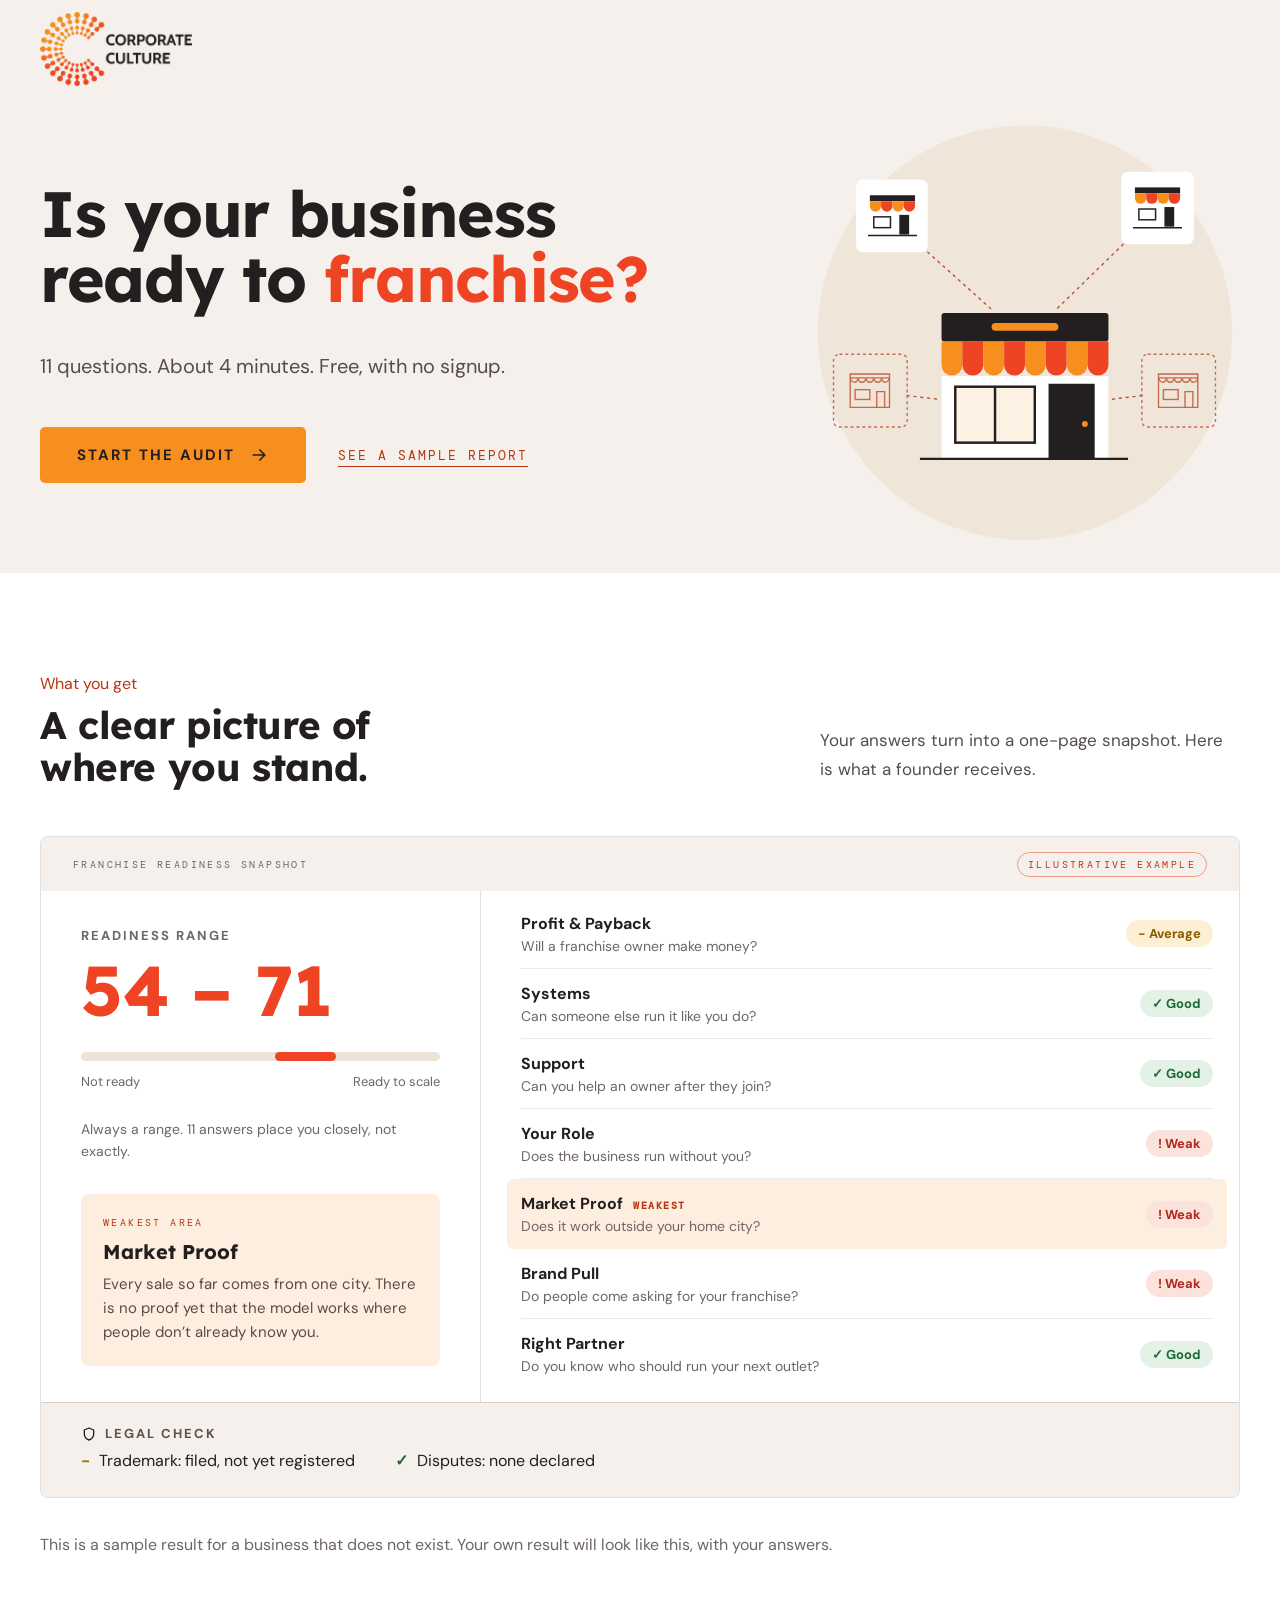
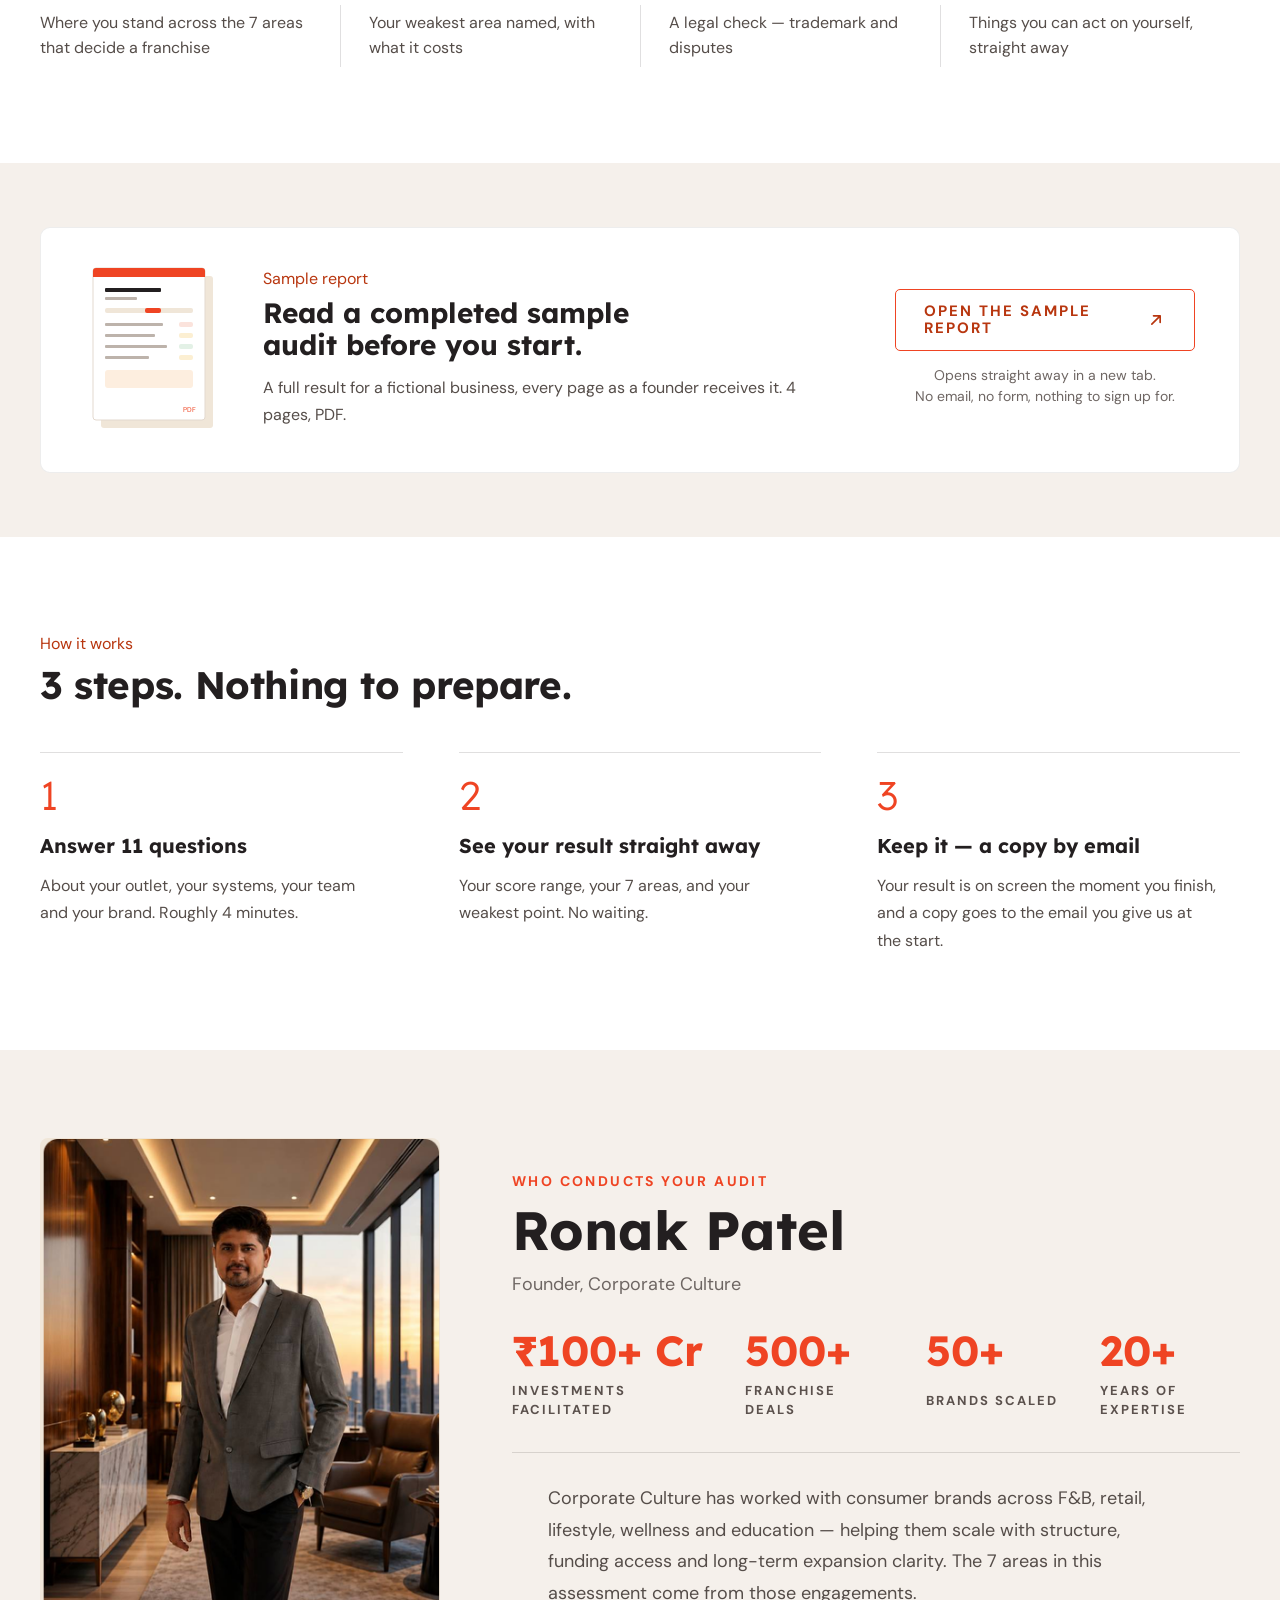
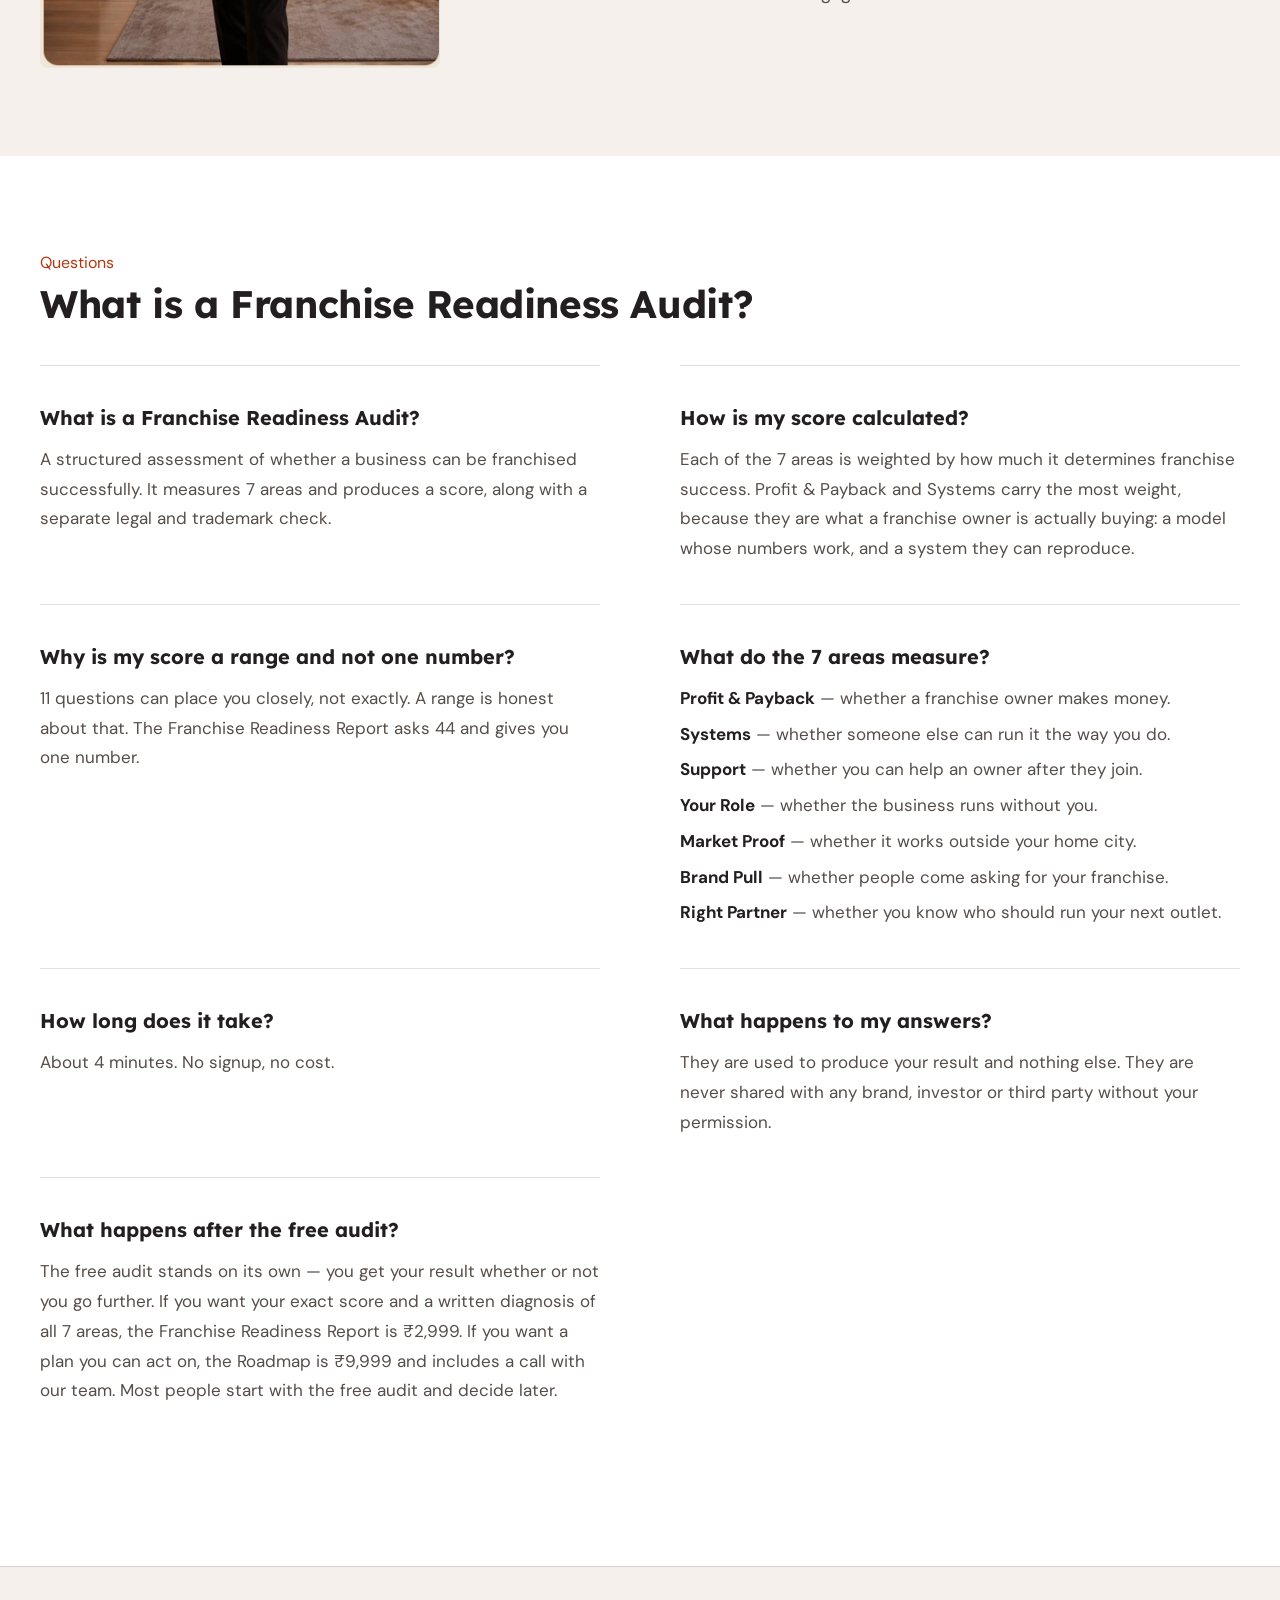
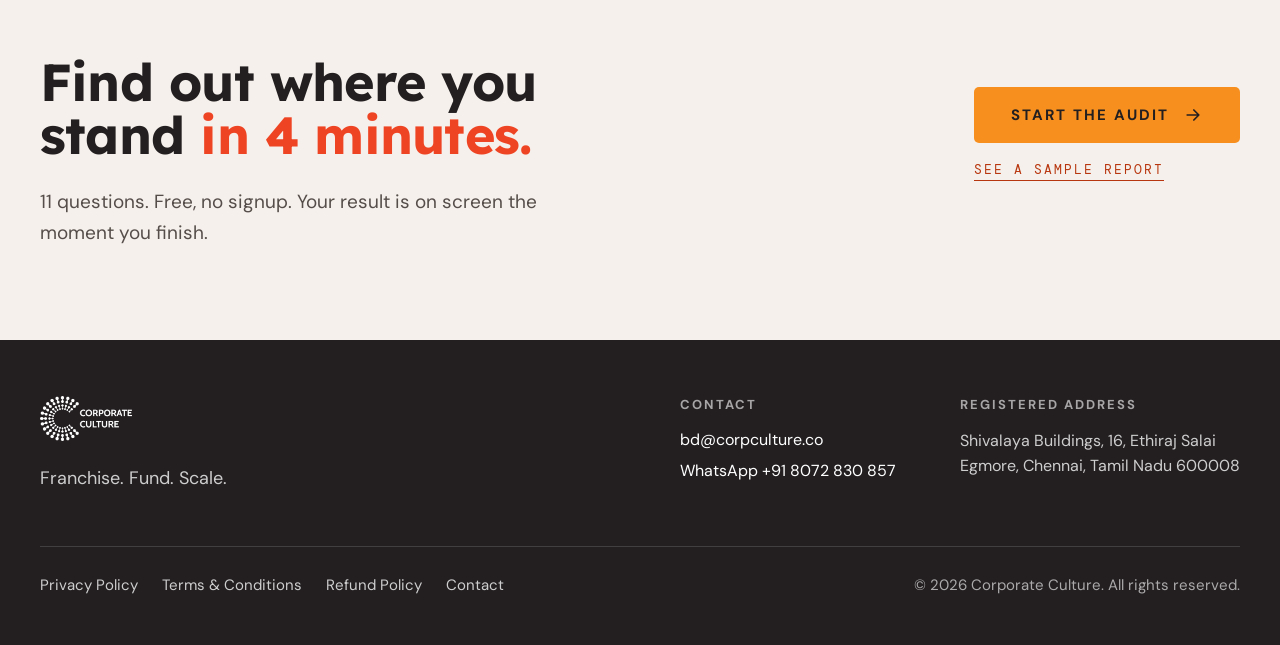
<file: index.html>
<!doctype html>
<html lang="en">
<head>
  <meta charset="utf-8">
  <meta name="viewport" content="width=device-width, initial-scale=1">
  <meta name="theme-color" content="#f5f0eb">
  <meta name="description" content="Find out whether your business is ready to franchise with a free, four-minute readiness audit.">
  <title>Franchise Readiness Audit | Corporate Culture</title>
  <link rel="preconnect" href="https://fonts.googleapis.com">
  <link rel="preconnect" href="https://fonts.gstatic.com" crossorigin>
  <link href="https://fonts.googleapis.com/css2?family=DM+Mono:wght@400;500&family=DM+Sans:wght@400;500;600;700&family=Lexend:wght@400;500;600;700&display=swap" rel="stylesheet">
  <link rel="stylesheet" href="styles.css">
  <script src="script.js" defer></script>
</head>
<body>
  <svg width="0" height="0" style="position:absolute" aria-hidden="true">
    <defs>
      <symbol id="mini-store" viewBox="0 0 50 50">
        <rect x="2" y="4" width="46" height="6" fill="#231f20"/>
        <path d="M2 10h11.5v5a5.75 5.75 0 0 1-11.5 0z" fill="#f78f1e"/><path d="M13.5 10H25v5a5.75 5.75 0 0 1-11.5 0z" fill="#ef4423"/>
        <path d="M25 10h11.5v5a5.75 5.75 0 0 1-11.5 0z" fill="#f78f1e"/><path d="M36.5 10H48v5a5.75 5.75 0 0 1-11.5 0z" fill="#ef4423"/>
        <rect x="6" y="26" width="17" height="11" fill="#fff" stroke="#231f20" stroke-width="1.5"/>
        <rect x="32" y="24" width="10" height="20" fill="#231f20"/>
        <path d="M0 45h50" stroke="#231f20" stroke-width="1.5"/>
      </symbol>
      <symbol id="ghost-store" viewBox="0 0 50 50">
        <path d="M5 8h40v4H5zM5 12c2 6 7 6 8 0 1 6 7 6 8 0 1 6 7 6 8 0 1 6 7 6 8 0 1 6 6 6 8 0" fill="none" stroke="#c96a4a" stroke-width="1.4"/>
        <path d="M5 12v30h40V12" fill="none" stroke="#c96a4a" stroke-width="1.4"/>
        <rect x="10" y="24" width="15" height="10" fill="none" stroke="#c96a4a" stroke-width="1.4"/>
        <path d="M32 42V26h8v16" fill="none" stroke="#c96a4a" stroke-width="1.4"/>
      </symbol>
    </defs>
  </svg>

  <main>
    <section class="hero" id="top">
      <div class="section-shell">
        <a class="brand" href="#top" aria-label="Corporate Culture home"><img src="assets/logo-colour.png" alt="Corporate Culture"></a>
        <div class="hero-grid">
          <div class="hero-copy">
            <h1>Is your business <br>ready to <span>franchise?</span></h1>
            <p class="hero-intro">11 questions. About 4 minutes. Free, with no signup.</p>
            <div class="hero-actions">
              <a class="button button-primary" href="audit-1.html">Start the audit <svg viewBox="0 0 24 24" aria-hidden="true"><path d="M5 12h14m-6-6 6 6-6 6" fill="none" stroke="currentColor" stroke-width="2" stroke-linecap="round" stroke-linejoin="round"/></svg></a>
              <a class="text-link" href="#sample-report">See a sample report</a>
            </div>
          </div>

          <div class="hero-visual" aria-hidden="true">
            <svg viewBox="-10 30 440 360" class="network">
              <circle cx="211" cy="211" r="211" fill="#efe5d8"/>
              <g class="links" fill="none" stroke="#c0543a" stroke-width="1.5" stroke-dasharray="2 5" stroke-linecap="round">
                <path d="M112 129 179 189"/><path d="M311 121 241 189"/><path d="M91 275 124 279"/><path d="M330 275 298 279"/>
              </g>
              <g class="float float-a"><rect x="39" y="55" width="73" height="74" rx="7" fill="#fff"/><use href="#mini-store" x="51" y="67" width="50" height="50"/></g>
              <g class="float float-b"><rect x="309" y="47" width="74" height="74" rx="7" fill="#fff"/><use href="#mini-store" x="321" y="59" width="50" height="50"/></g>
              <g class="ghost ghost-a"><rect x="16" y="233" width="75" height="74" rx="6" fill="none" stroke="#c96a4a" stroke-width="1.4" stroke-dasharray="3 3"/><use href="#ghost-store" x="28" y="245" width="50" height="50"/></g>
              <g class="ghost ghost-b"><rect x="330" y="233" width="75" height="74" rx="6" fill="none" stroke="#c96a4a" stroke-width="1.4" stroke-dasharray="3 3"/><use href="#ghost-store" x="342" y="245" width="50" height="50"/></g>
              <g class="flagship">
                <rect x="126" y="191" width="170" height="29" rx="3" fill="#231f20"/>
                <rect x="177" y="201" width="68" height="8" rx="4" fill="#f78f1e"/>
                <g>
                  <path d="M126 220h21.25v24a10.6 10.6 0 0 1-21.25 0z" fill="#f78f1e"/><path d="M147.25 220h21.25v24a10.6 10.6 0 0 1-21.25 0z" fill="#ef4423"/>
                  <path d="M168.5 220h21.25v24a10.6 10.6 0 0 1-21.25 0z" fill="#f78f1e"/><path d="M189.75 220H211v24a10.6 10.6 0 0 1-21.25 0z" fill="#ef4423"/>
                  <path d="M211 220h21.25v24a10.6 10.6 0 0 1-21.25 0z" fill="#f78f1e"/><path d="M232.25 220h21.25v24a10.6 10.6 0 0 1-21.25 0z" fill="#ef4423"/>
                  <path d="M253.5 220h21.25v24a10.6 10.6 0 0 1-21.25 0z" fill="#f78f1e"/><path d="M274.75 220H296v24a10.6 10.6 0 0 1-21.25 0z" fill="#ef4423"/>
                </g>
                <path d="M126 255h170v84H126z" fill="#fff"/>
                <rect x="140" y="266" width="81" height="57" fill="#fdf1e3" stroke="#231f20" stroke-width="2.5"/>
                <path d="M180.5 266v57" stroke="#231f20" stroke-width="2.5"/>
                <rect x="235" y="263" width="47" height="76" fill="#231f20"/>
                <circle cx="272" cy="304" r="3" fill="#f78f1e"/>
                <path d="M104 339.5h212" stroke="#231f20" stroke-width="2.5"/>
              </g>
            </svg>
          </div>
        </div>
      </div>
    </section>

    <section class="results section-shell" id="what-you-get">
      <div class="split-heading reveal">
        <div>
          <p class="eyebrow">What you get</p>
          <h2>A clear picture of <br>where you stand.</h2>
        </div>
        <p>Your answers turn into a one-page snapshot. Here is what a founder receives.</p>
      </div>

      <div class="report reveal">
        <div class="report-top"><span>Franchise readiness snapshot</span><span class="sample-tag">Illustrative example</span></div>
        <div class="report-content">
          <aside class="score-panel">
            <p class="small-label">Readiness range</p>
            <strong class="score">54 – 71</strong>
            <div class="score-track" role="img" aria-label="Readiness range from 54 to 71 out of 100"><span></span></div>
            <div class="score-ends"><span>Not ready</span><span>Ready to scale</span></div>
            <p class="muted">Always a range. 11 answers place you closely, not exactly.</p>
            <div class="weak-card"><p class="mono-label">Weakest area</p><h3>Market Proof</h3><p>Every sale so far comes from one city. There is no proof yet that the model works where people don’t already know you.</p></div>
          </aside>
          <div class="areas-list" aria-label="Example assessment areas">
            <div class="area-row"><div><strong>Profit &amp; Payback</strong><span>Will a franchise owner make money?</span></div><b class="badge average">− Average</b></div>
            <div class="area-row"><div><strong>Systems</strong><span>Can someone else run it like you do?</span></div><b class="badge good">✓ Good</b></div>
            <div class="area-row"><div><strong>Support</strong><span>Can you help an owner after they join?</span></div><b class="badge good">✓ Good</b></div>
            <div class="area-row"><div><strong>Your Role</strong><span>Does the business run without you?</span></div><b class="badge weak">! Weak</b></div>
            <div class="area-row area-highlight"><div><strong>Market Proof <i>Weakest</i></strong><span>Does it work outside your home city?</span></div><b class="badge weak">! Weak</b></div>
            <div class="area-row"><div><strong>Brand Pull</strong><span>Do people come asking for your franchise?</span></div><b class="badge weak">! Weak</b></div>
            <div class="area-row"><div><strong>Right Partner</strong><span>Do you know who should run your next outlet?</span></div><b class="badge good">✓ Good</b></div>
          </div>
        </div>
        <div class="legal-check">
          <p class="legal-title"><svg viewBox="0 0 24 24" aria-hidden="true"><path d="M12 3 5 6v6c0 4.4 3 7.6 7 9 4-1.4 7-4.6 7-9V6z" fill="none" stroke="currentColor" stroke-width="2" stroke-linejoin="round"/></svg>Legal check</p>
          <ul>
            <li><span class="legal-mark pending" aria-hidden="true">−</span>Trademark: filed, not yet registered</li>
            <li><span class="legal-mark ok" aria-hidden="true">✓</span>Disputes: none declared</li>
          </ul>
        </div>
      </div>
      <p class="report-caption reveal">This is a sample result for a business that does not exist. Your own result will look like this, with your answers.</p>

      <ul class="feature-row reveal">
        <li>Where you stand across the 7 areas that decide a franchise</li>
        <li>Your weakest area named, with what it costs</li>
        <li>A legal check — trademark and disputes</li>
        <li>Things you can act on yourself, straight away</li>
      </ul>
    </section>

    <section class="sample-band" id="sample-report">
      <div class="sample-inner section-shell reveal">
        <svg class="document-art" viewBox="0 0 124 164" aria-hidden="true">
          <rect x="10" y="10" width="112" height="152" rx="3" fill="#f0e6d8"/>
          <rect x="2" y="2" width="112" height="152" rx="3" fill="#fff" stroke="#e3d9cf"/>
          <path d="M2 5a3 3 0 0 1 3-3h106a3 3 0 0 1 3 3v6H2z" fill="#ef4423"/>
          <rect x="14" y="22" width="56" height="4" rx="1" fill="#231f20"/><rect x="14" y="31" width="32" height="3" rx="1" fill="#bdb3ab"/>
          <rect x="14" y="42" width="88" height="5" rx="2" fill="#f0e6d8"/><rect x="54" y="42" width="16" height="5" rx="2" fill="#ef4423"/>
          <rect x="14" y="57" width="58" height="3" rx="1" fill="#bdb3ab"/><rect x="88" y="56" width="14" height="5" rx="2" fill="#fbe3dc"/>
          <rect x="14" y="68" width="50" height="3" rx="1" fill="#bdb3ab"/><rect x="88" y="67" width="14" height="5" rx="2" fill="#fcefd2"/>
          <rect x="14" y="79" width="62" height="3" rx="1" fill="#bdb3ab"/><rect x="88" y="78" width="14" height="5" rx="2" fill="#e3f1e6"/>
          <rect x="14" y="90" width="44" height="3" rx="1" fill="#bdb3ab"/><rect x="88" y="89" width="14" height="5" rx="2" fill="#fcefd2"/>
          <rect x="14" y="104" width="88" height="18" rx="3" fill="#fdeedf"/>
          <text x="92" y="146" font-family="DM Sans, sans-serif" font-size="7" fill="#ef4423">PDF</text>
        </svg>
        <div class="sample-copy">
          <p class="eyebrow">Sample report</p>
          <h2>Read a completed sample audit before you start.</h2>
          <p>A full result for a fictional business, every page as a founder receives it. 4 pages, PDF.</p>
        </div>
        <div class="sample-action">
          <a class="button button-outline" href="assets/sample-report.pdf" target="_blank" rel="noopener">Open the sample report <svg viewBox="0 0 24 24" aria-hidden="true"><path d="M7 17 17 7M9 7h8v8" fill="none" stroke="currentColor" stroke-width="2" stroke-linecap="round" stroke-linejoin="round"/></svg></a>
          <p>Opens straight away in a new tab.<br>No email, no form, nothing to sign up for.</p>
        </div>
      </div>
    </section>

    <section class="steps section-shell" id="how-it-works">
      <div class="section-heading reveal"><p class="eyebrow">How it works</p><h2>3 steps. Nothing to prepare.</h2></div>
      <ol class="step-grid">
        <li class="step-card reveal"><span class="step-number">1</span><h3>Answer 11 questions</h3><p>About your outlet, your systems, your team and your brand. Roughly 4 minutes.</p></li>
        <li class="step-card reveal"><span class="step-number">2</span><h3>See your result straight away</h3><p>Your score range, your 7 areas, and your weakest point. No waiting.</p></li>
        <li class="step-card reveal"><span class="step-number">3</span><h3>Keep it — a copy by email</h3><p>Your result is on screen the moment you finish, and a copy goes to the email you give us at the start.</p></li>
      </ol>
    </section>

    <section class="auditor-band">
      <div class="auditor section-shell">
        <img class="auditor-photo reveal" src="assets/ronak-patel.png" alt="Ronak Patel, standing in an office" loading="lazy">
        <div class="auditor-copy reveal">
          <p class="eyebrow-strong">Who conducts your audit</p>
          <h2>Ronak Patel</h2>
          <p class="role">Founder, Corporate Culture</p>
          <div class="metrics">
            <div><strong>₹100+ Cr</strong><span>Investments facilitated</span></div>
            <div><strong>500+</strong><span>Franchise deals</span></div>
            <div><strong>50+</strong><span>Brands scaled</span></div>
            <div><strong>20+</strong><span>Years of expertise</span></div>
          </div>
          <p class="auditor-bio">Corporate Culture has worked with consumer brands across F&amp;B, retail, lifestyle, wellness and education — helping them scale with structure, funding access and long-term expansion clarity. The 7 areas in this assessment come from those engagements.</p>
        </div>
      </div>
    </section>

    <section class="faq section-shell" id="questions">
      <div class="section-heading reveal"><p class="eyebrow">Questions</p><h2>What is a Franchise Readiness Audit?</h2></div>
      <div class="faq-grid">
        <details class="faq-item" open>
          <summary>What is a Franchise Readiness Audit?</summary>
          <div class="faq-body"><p>A structured assessment of whether a business can be franchised successfully. It measures 7 areas and produces a score, along with a separate legal and trademark check.</p></div>
        </details>
        <details class="faq-item">
          <summary>How is my score calculated?</summary>
          <div class="faq-body"><p>Each of the 7 areas is weighted by how much it determines franchise success. Profit &amp; Payback and Systems carry the most weight, because they are what a franchise owner is actually buying: a model whose numbers work, and a system they can reproduce.</p></div>
        </details>
        <details class="faq-item">
          <summary>Why is my score a range and not one number?</summary>
          <div class="faq-body"><p>11 questions can place you closely, not exactly. A range is honest about that. The Franchise Readiness Report asks 44 and gives you one number.</p></div>
        </details>
        <details class="faq-item">
          <summary>What do the 7 areas measure?</summary>
          <div class="faq-body">
            <ul class="area-defs">
              <li><b>Profit &amp; Payback</b> — whether a franchise owner makes money.</li>
              <li><b>Systems</b> — whether someone else can run it the way you do.</li>
              <li><b>Support</b> — whether you can help an owner after they join.</li>
              <li><b>Your Role</b> — whether the business runs without you.</li>
              <li><b>Market Proof</b> — whether it works outside your home city.</li>
              <li><b>Brand Pull</b> — whether people come asking for your franchise.</li>
              <li><b>Right Partner</b> — whether you know who should run your next outlet.</li>
            </ul>
          </div>
        </details>
        <details class="faq-item">
          <summary>How long does it take?</summary>
          <div class="faq-body"><p>About 4 minutes. No signup, no cost.</p></div>
        </details>
        <details class="faq-item">
          <summary>What happens to my answers?</summary>
          <div class="faq-body"><p>They are used to produce your result and nothing else. They are never shared with any brand, investor or third party without your permission.</p></div>
        </details>
        <details class="faq-item">
          <summary>What happens after the free audit?</summary>
          <div class="faq-body"><p>The free audit stands on its own — you get your result whether or not you go further. If you want your exact score and a written diagnosis of all 7 areas, the Franchise Readiness Report is ₹2,999. If you want a plan you can act on, the Roadmap is ₹9,999 and includes a call with our team. Most people start with the free audit and decide later.</p></div>
        </details>
      </div>
    </section>

    <section class="closing" id="start">
      <div class="closing-inner section-shell reveal">
        <div>
          <h2>Find out where you stand <span>in 4 minutes.</span></h2>
          <p>11 questions. Free, no signup. Your result is on screen the moment you finish.</p>
        </div>
        <div class="closing-actions">
          <a class="button button-primary" href="audit-1.html">Start the audit <svg viewBox="0 0 24 24" aria-hidden="true"><path d="M5 12h14m-6-6 6 6-6 6" fill="none" stroke="currentColor" stroke-width="2" stroke-linecap="round" stroke-linejoin="round"/></svg></a>
          <a class="text-link" href="#sample-report">See a sample report</a>
        </div>
      </div>
    </section>
  </main>

  <footer class="site-footer">
    <div class="section-shell">
      <div class="footer-top">
        <div class="footer-brand">
          <a class="brand" href="#top" aria-label="Corporate Culture home"><img src="assets/logo-white.png" alt="Corporate Culture"></a>
          <p>Franchise. Fund. Scale.</p>
        </div>
        <div class="footer-col">
          <p class="footer-label">Contact</p>
          <a href="mailto:bd@corpculture.co">bd@corpculture.co</a>
          <a href="https://wa.me/918072830857">WhatsApp +91 8072 830 857</a>
        </div>
        <div class="footer-col">
          <p class="footer-label">Registered address</p>
          <address>Shivalaya Buildings, 16, Ethiraj Salai<br>Egmore, Chennai, Tamil Nadu 600008</address>
        </div>
      </div>
      <div class="footer-bottom">
        <nav aria-label="Legal"><a href="#privacy">Privacy Policy</a><a href="#terms">Terms &amp; Conditions</a><a href="#refunds">Refund Policy</a><a href="#contact">Contact</a></nav>
        <p>© 2026 Corporate Culture. All rights reserved.</p>
      </div>
    </div>
  </footer>

  <button class="back-to-top" type="button" aria-label="Back to top" title="Back to top">
    <svg viewBox="0 0 24 24" aria-hidden="true"><path d="M12 19V5m-7 7 7-7 7 7" fill="none" stroke="currentColor" stroke-width="1.8" stroke-linecap="round" stroke-linejoin="round"/></svg>
  </button>
</body>
</html>
</file>
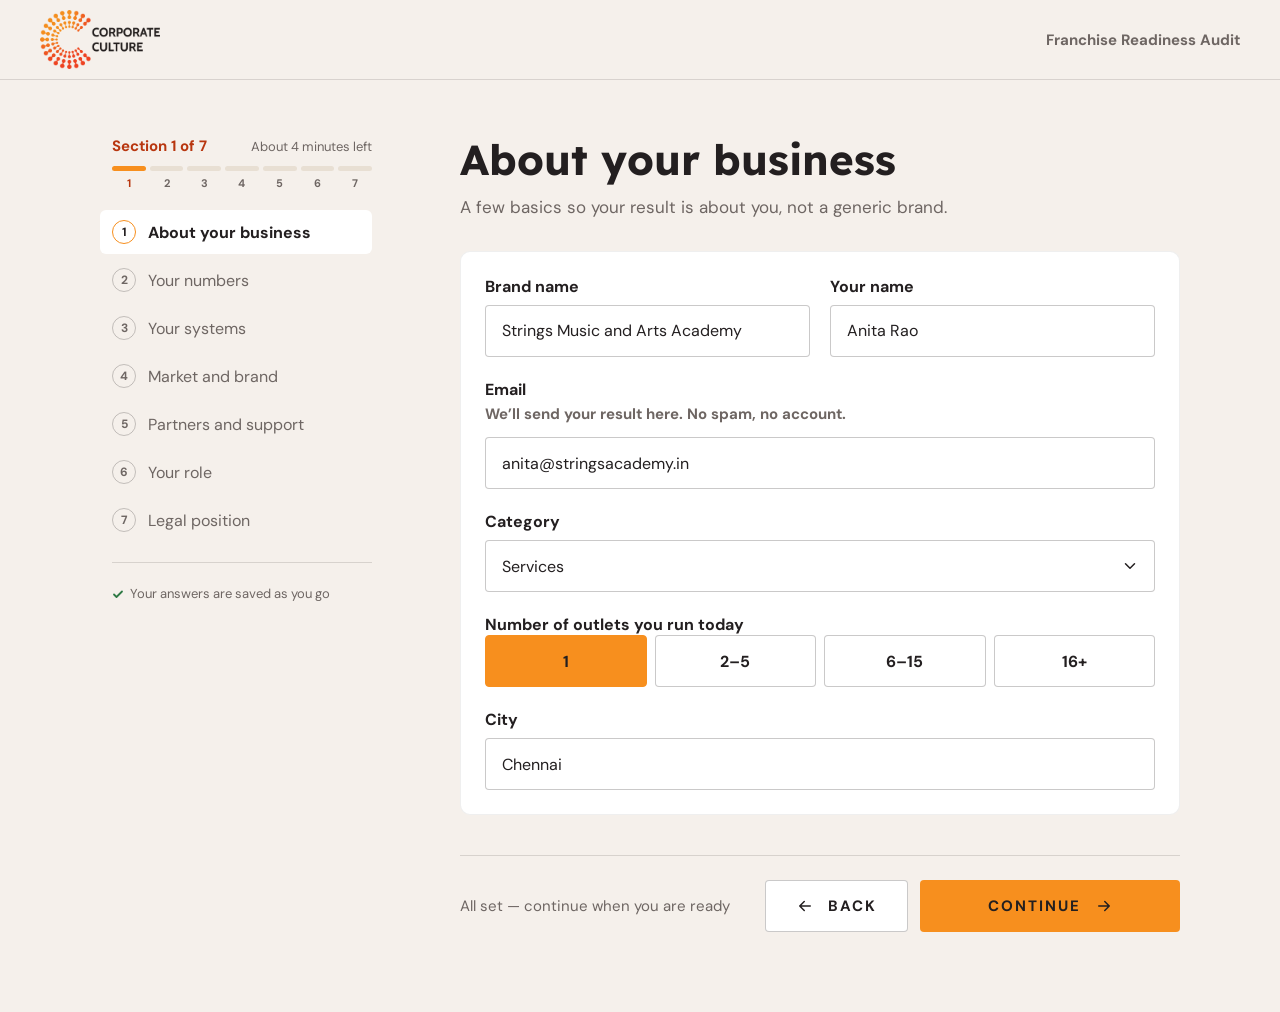
<file: audit-1.html>
<!doctype html>
<html lang="en">
<head>
  <meta charset="utf-8">
  <meta name="viewport" content="width=device-width, initial-scale=1">
  <meta name="theme-color" content="#f5f0eb">
  <title>About your business | Franchise Readiness Audit</title>
  <link rel="preconnect" href="https://fonts.googleapis.com">
  <link rel="preconnect" href="https://fonts.gstatic.com" crossorigin>
  <link href="https://fonts.googleapis.com/css2?family=DM+Sans:wght@400;500;600;700&family=Lexend:wght@400;500;600;700&display=swap" rel="stylesheet">
  <link rel="stylesheet" href="audit.css">
  <script src="audit.js" defer></script>
</head>
<body>
  <header class="audit-header">
    <a class="brand" href="index.html" aria-label="Corporate Culture home"><img src="assets/logo-colour.png" alt="Corporate Culture"></a>
    <span class="audit-title">Franchise Readiness Audit</span>
  </header>

  <div class="audit-layout">
    <aside class="audit-aside" aria-label="Audit progress">
      <div class="progress-head">
        <p class="progress-section">Section 1 of 7<span class="section-name"> · About your business</span></p>
        <p class="progress-time">About 4 minutes left</p>
      </div>
      <ol class="progress-bar" aria-hidden="true">
        <li class="is-current">1</li><li>2</li><li>3</li><li>4</li><li>5</li><li>6</li><li>7</li>
      </ol>
      <ol class="step-list">
        <li class="is-current"><a class="step-item" href="audit-1.html" aria-current="step"><span class="step-num">1</span>About your business</a></li>
        <li><a class="step-item" href="audit-2.html"><span class="step-num">2</span>Your numbers</a></li>
        <li><a class="step-item" href="audit-3.html"><span class="step-num">3</span>Your systems</a></li>
        <li><a class="step-item" href="audit-4.html"><span class="step-num">4</span>Market and brand</a></li>
        <li><a class="step-item" href="audit-5.html"><span class="step-num">5</span>Partners and support</a></li>
        <li><a class="step-item" href="audit-6.html"><span class="step-num">6</span>Your role</a></li>
        <li><a class="step-item" href="audit-7.html"><span class="step-num">7</span>Legal position</a></li>
      </ol>
      <p class="saved-note"><svg viewBox="0 0 12 12" aria-hidden="true"><path d="m2 6.5 2.5 2.5L10 3.5" fill="none" stroke="currentColor" stroke-width="1.8" stroke-linecap="round" stroke-linejoin="round"/></svg>Your answers are saved as you go</p>
    </aside>

    <main class="audit-main">
      <h1>About your business</h1>
      <p class="audit-intro">A few basics so your result is about you, not a generic brand.</p>

      <form class="audit-form" id="audit-form" data-step="1" data-next="audit-2.html" novalidate>
        <div class="audit-card">
          <div class="field-grid">
            <div class="field">
              <label for="brand">Brand name</label>
              <input class="input" id="brand" name="brand" type="text" autocomplete="organization" value="Strings Music and Arts Academy" placeholder="Your brand name" required>
              <p class="field-error" id="brand-error"></p>
            </div>
            <div class="field">
              <label for="name">Your name</label>
              <input class="input" id="name" name="name" type="text" autocomplete="name" value="Anita Rao" placeholder="Your full name" required>
              <p class="field-error" id="name-error"></p>
            </div>
          </div>

          <div class="field">
            <label for="email">Email</label>
            <p class="field-hint" id="email-hint">We’ll send your result here. No spam, no account.</p>
            <input class="input" id="email" name="email" type="email" autocomplete="email" inputmode="email" value="anita@stringsacademy.in" placeholder="you@yourbrand.com" aria-describedby="email-hint" required>
            <p class="field-error" id="email-error"></p>
          </div>

          <div class="field">
            <label for="category">Category</label>
            <div class="select-wrap">
              <select class="select" id="category" name="category" required>
                <option value="" disabled>Choose a category</option>
                <option>Food and beverage</option>
                <option>Retail</option>
                <option selected>Services</option>
                <option>Education</option>
                <option>Health and wellness</option>
                <option>Beauty and lifestyle</option>
                <option>Other</option>
              </select>
              <svg viewBox="0 0 24 24" aria-hidden="true"><path d="m6 9 6 6 6-6" fill="none" stroke="currentColor" stroke-width="2" stroke-linecap="round" stroke-linejoin="round"/></svg>
            </div>
            <p class="field-error" id="category-error"></p>
          </div>

          <fieldset class="field">
            <legend>Number of outlets you run today</legend>
            <div class="segmented">
              <input type="radio" id="outlets-1" name="outlets" value="1" checked required><label for="outlets-1">1</label>
              <input type="radio" id="outlets-2" name="outlets" value="2-5"><label for="outlets-2">2–5</label>
              <input type="radio" id="outlets-3" name="outlets" value="6-15"><label for="outlets-3">6–15</label>
              <input type="radio" id="outlets-4" name="outlets" value="16+"><label for="outlets-4">16+</label>
            </div>
            <p class="field-error" id="outlets-error"></p>
          </fieldset>

          <div class="field">
            <label for="city">City</label>
            <input class="input" id="city" name="city" type="text" autocomplete="address-level2" value="Chennai" placeholder="Your city" required>
            <p class="field-error" id="city-error"></p>
          </div>
        </div>

        <div class="audit-actions">
          <p class="actions-status" aria-live="polite"></p>
          <a class="btn btn-back" href="index.html"><svg viewBox="0 0 24 24" aria-hidden="true"><path d="M19 12H5m6-6-6 6 6 6" fill="none" stroke="currentColor" stroke-width="2" stroke-linecap="round" stroke-linejoin="round"/></svg>Back</a>
          <button class="btn btn-continue" type="submit">Continue<svg viewBox="0 0 24 24" aria-hidden="true"><path d="M5 12h14m-6-6 6 6-6 6" fill="none" stroke="currentColor" stroke-width="2" stroke-linecap="round" stroke-linejoin="round"/></svg></button>
          <p class="saved-note actions-saved"><svg viewBox="0 0 12 12" aria-hidden="true"><path d="m2 6.5 2.5 2.5L10 3.5" fill="none" stroke="currentColor" stroke-width="1.8" stroke-linecap="round" stroke-linejoin="round"/></svg>Your answers are saved as you go</p>
        </div>
      </form>
    </main>
  </div>
</body>
</html>
</file>
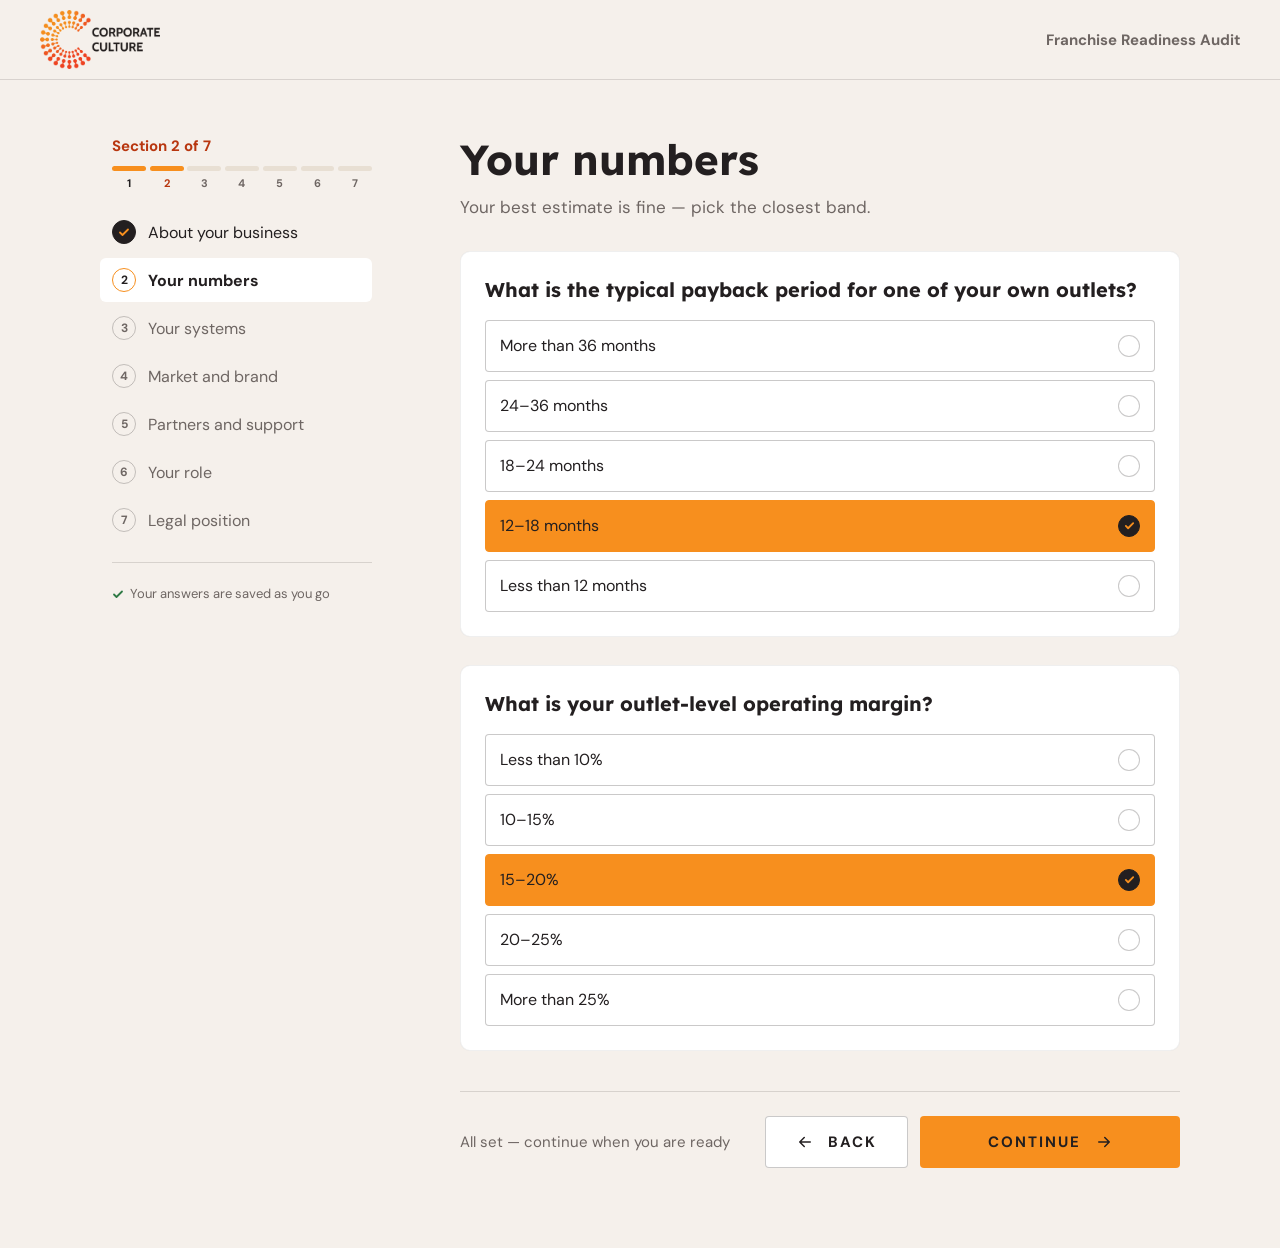
<file: audit-2.html>
<!doctype html>
<html lang="en">
<head>
  <meta charset="utf-8">
  <meta name="viewport" content="width=device-width, initial-scale=1">
  <meta name="theme-color" content="#f5f0eb">
  <title>Your numbers | Franchise Readiness Audit</title>
  <link rel="preconnect" href="https://fonts.googleapis.com">
  <link rel="preconnect" href="https://fonts.gstatic.com" crossorigin>
  <link href="https://fonts.googleapis.com/css2?family=DM+Sans:wght@400;500;600;700&family=Lexend:wght@400;500;600;700&display=swap" rel="stylesheet">
  <link rel="stylesheet" href="audit.css">
  <script src="audit.js" defer></script>
</head>
<body>
  <header class="audit-header">
    <a class="brand" href="index.html" aria-label="Corporate Culture home"><img src="assets/logo-colour.png" alt="Corporate Culture"></a>
    <span class="audit-title">Franchise Readiness Audit</span>
  </header>

  <div class="audit-layout">
    <aside class="audit-aside" aria-label="Audit progress">
      <div class="progress-head">
        <p class="progress-section">Section 2 of 7<span class="section-name"> · Your numbers</span></p>
      </div>
      <ol class="progress-bar" aria-hidden="true">
        <li class="is-done">1</li><li class="is-current">2</li><li>3</li><li>4</li><li>5</li><li>6</li><li>7</li>
      </ol>
      <ol class="step-list">
        <li class="is-done"><a class="step-item" href="audit-1.html"><span class="step-num"><svg viewBox="0 0 12 12" aria-hidden="true"><path d="m2 6.5 2.5 2.5L10 3.5" fill="none" stroke="currentColor" stroke-width="1.8" stroke-linecap="round" stroke-linejoin="round"/></svg></span>About your business</a></li>
        <li class="is-current"><a class="step-item" href="audit-2.html" aria-current="step"><span class="step-num">2</span>Your numbers</a></li>
        <li><a class="step-item" href="audit-3.html"><span class="step-num">3</span>Your systems</a></li>
        <li><a class="step-item" href="audit-4.html"><span class="step-num">4</span>Market and brand</a></li>
        <li><a class="step-item" href="audit-5.html"><span class="step-num">5</span>Partners and support</a></li>
        <li><a class="step-item" href="audit-6.html"><span class="step-num">6</span>Your role</a></li>
        <li><a class="step-item" href="audit-7.html"><span class="step-num">7</span>Legal position</a></li>
      </ol>
      <p class="saved-note"><svg viewBox="0 0 12 12" aria-hidden="true"><path d="m2 6.5 2.5 2.5L10 3.5" fill="none" stroke="currentColor" stroke-width="1.8" stroke-linecap="round" stroke-linejoin="round"/></svg>Your answers are saved as you go</p>
    </aside>

    <main class="audit-main">
      <h1>Your numbers</h1>
      <p class="audit-intro">Your best estimate is fine — pick the closest band.</p>

      <form class="audit-form" id="audit-form" data-step="2" data-next="audit-3.html" novalidate>
        <div class="question-list">
          <fieldset class="question-card">
            <legend>What is the typical payback period for one of your own outlets?</legend>
            <div class="options">
              <div class="option"><input type="radio" id="payback-1" name="payback" value="36+" required><label for="payback-1">More than 36 months<span class="option-mark"><svg viewBox="0 0 12 12" aria-hidden="true"><path d="m2 6.5 2.5 2.5L10 3.5" fill="none" stroke="currentColor" stroke-width="2" stroke-linecap="round" stroke-linejoin="round"/></svg></span></label></div>
              <div class="option"><input type="radio" id="payback-2" name="payback" value="24-36"><label for="payback-2">24–36 months<span class="option-mark"><svg viewBox="0 0 12 12" aria-hidden="true"><path d="m2 6.5 2.5 2.5L10 3.5" fill="none" stroke="currentColor" stroke-width="2" stroke-linecap="round" stroke-linejoin="round"/></svg></span></label></div>
              <div class="option"><input type="radio" id="payback-3" name="payback" value="18-24"><label for="payback-3">18–24 months<span class="option-mark"><svg viewBox="0 0 12 12" aria-hidden="true"><path d="m2 6.5 2.5 2.5L10 3.5" fill="none" stroke="currentColor" stroke-width="2" stroke-linecap="round" stroke-linejoin="round"/></svg></span></label></div>
              <div class="option"><input type="radio" id="payback-4" name="payback" value="12-18" checked><label for="payback-4">12–18 months<span class="option-mark"><svg viewBox="0 0 12 12" aria-hidden="true"><path d="m2 6.5 2.5 2.5L10 3.5" fill="none" stroke="currentColor" stroke-width="2" stroke-linecap="round" stroke-linejoin="round"/></svg></span></label></div>
              <div class="option"><input type="radio" id="payback-5" name="payback" value="0-12"><label for="payback-5">Less than 12 months<span class="option-mark"><svg viewBox="0 0 12 12" aria-hidden="true"><path d="m2 6.5 2.5 2.5L10 3.5" fill="none" stroke="currentColor" stroke-width="2" stroke-linecap="round" stroke-linejoin="round"/></svg></span></label></div>
            </div>
            <p class="field-error" id="payback-error"></p>
          </fieldset>

          <fieldset class="question-card">
            <legend>What is your outlet-level operating margin?</legend>
            <div class="options">
              <div class="option"><input type="radio" id="margin-1" name="margin" value="0-10" required><label for="margin-1">Less than 10%<span class="option-mark"><svg viewBox="0 0 12 12" aria-hidden="true"><path d="m2 6.5 2.5 2.5L10 3.5" fill="none" stroke="currentColor" stroke-width="2" stroke-linecap="round" stroke-linejoin="round"/></svg></span></label></div>
              <div class="option"><input type="radio" id="margin-2" name="margin" value="10-15"><label for="margin-2">10–15%<span class="option-mark"><svg viewBox="0 0 12 12" aria-hidden="true"><path d="m2 6.5 2.5 2.5L10 3.5" fill="none" stroke="currentColor" stroke-width="2" stroke-linecap="round" stroke-linejoin="round"/></svg></span></label></div>
              <div class="option"><input type="radio" id="margin-3" name="margin" value="15-20" checked><label for="margin-3">15–20%<span class="option-mark"><svg viewBox="0 0 12 12" aria-hidden="true"><path d="m2 6.5 2.5 2.5L10 3.5" fill="none" stroke="currentColor" stroke-width="2" stroke-linecap="round" stroke-linejoin="round"/></svg></span></label></div>
              <div class="option"><input type="radio" id="margin-4" name="margin" value="20-25"><label for="margin-4">20–25%<span class="option-mark"><svg viewBox="0 0 12 12" aria-hidden="true"><path d="m2 6.5 2.5 2.5L10 3.5" fill="none" stroke="currentColor" stroke-width="2" stroke-linecap="round" stroke-linejoin="round"/></svg></span></label></div>
              <div class="option"><input type="radio" id="margin-5" name="margin" value="25+"><label for="margin-5">More than 25%<span class="option-mark"><svg viewBox="0 0 12 12" aria-hidden="true"><path d="m2 6.5 2.5 2.5L10 3.5" fill="none" stroke="currentColor" stroke-width="2" stroke-linecap="round" stroke-linejoin="round"/></svg></span></label></div>
            </div>
            <p class="field-error" id="margin-error"></p>
          </fieldset>
        </div>

        <div class="audit-actions">
          <p class="actions-status" aria-live="polite"></p>
          <a class="btn btn-back" href="audit-1.html"><svg viewBox="0 0 24 24" aria-hidden="true"><path d="M19 12H5m6-6-6 6 6 6" fill="none" stroke="currentColor" stroke-width="2" stroke-linecap="round" stroke-linejoin="round"/></svg>Back</a>
          <button class="btn btn-continue" type="submit">Continue<svg viewBox="0 0 24 24" aria-hidden="true"><path d="M5 12h14m-6-6 6 6-6 6" fill="none" stroke="currentColor" stroke-width="2" stroke-linecap="round" stroke-linejoin="round"/></svg></button>
          <p class="saved-note actions-saved"><svg viewBox="0 0 12 12" aria-hidden="true"><path d="m2 6.5 2.5 2.5L10 3.5" fill="none" stroke="currentColor" stroke-width="1.8" stroke-linecap="round" stroke-linejoin="round"/></svg>Your answers are saved as you go</p>
        </div>
      </form>
    </main>
  </div>
</body>
</html>
</file>
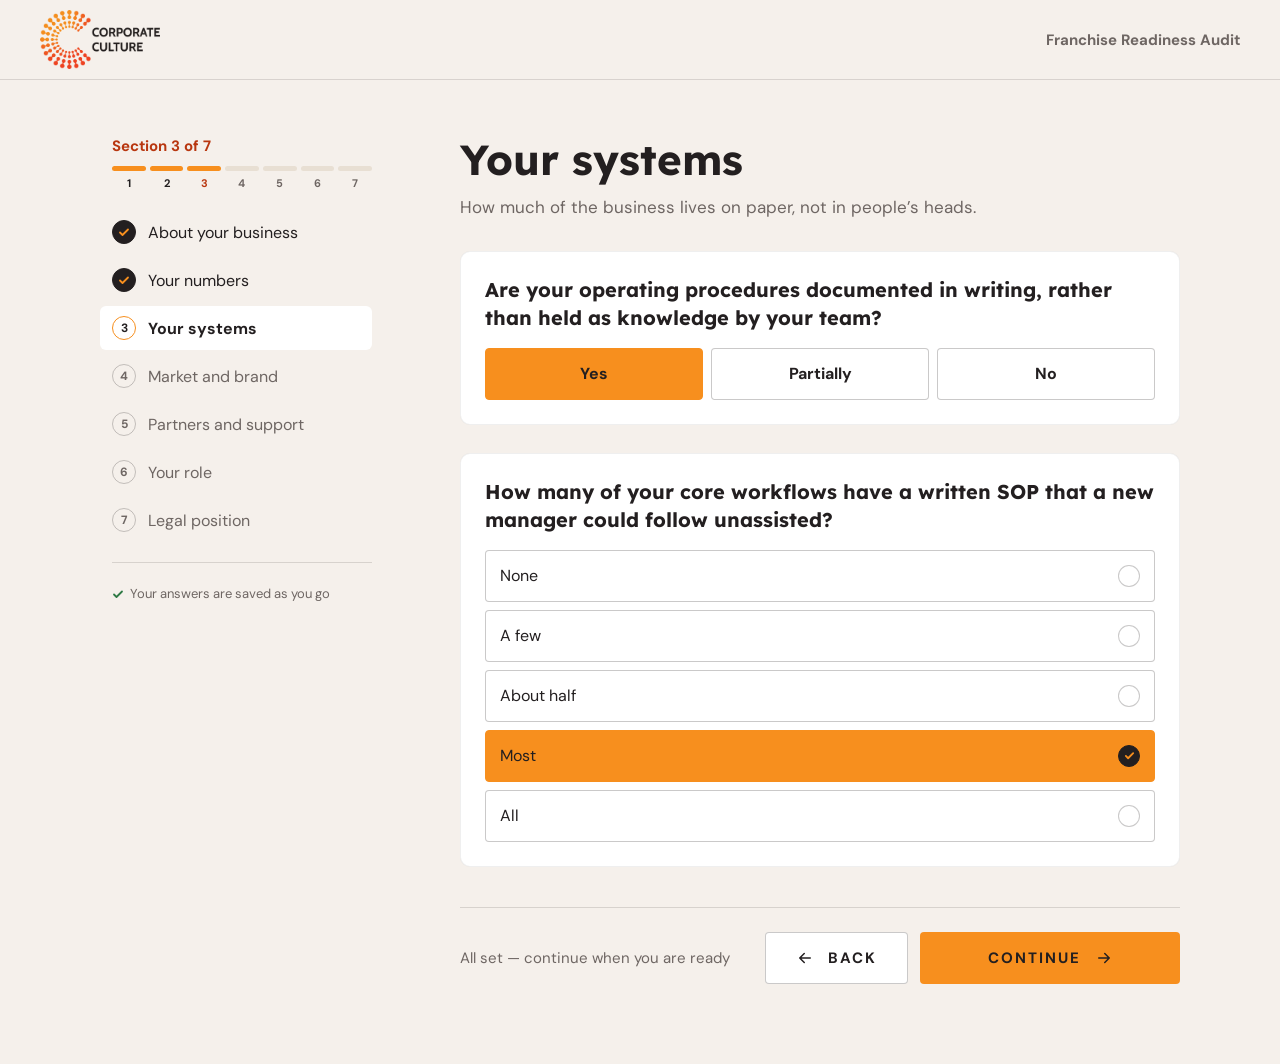
<file: audit-3.html>
<!doctype html>
<html lang="en">
<head>
  <meta charset="utf-8">
  <meta name="viewport" content="width=device-width, initial-scale=1">
  <meta name="theme-color" content="#f5f0eb">
  <title>Your systems | Franchise Readiness Audit</title>
  <link rel="preconnect" href="https://fonts.googleapis.com">
  <link rel="preconnect" href="https://fonts.gstatic.com" crossorigin>
  <link href="https://fonts.googleapis.com/css2?family=DM+Sans:wght@400;500;600;700&family=Lexend:wght@400;500;600;700&display=swap" rel="stylesheet">
  <link rel="stylesheet" href="audit.css">
  <script src="audit.js" defer></script>
</head>
<body>
  <header class="audit-header">
    <a class="brand" href="index.html" aria-label="Corporate Culture home"><img src="assets/logo-colour.png" alt="Corporate Culture"></a>
    <span class="audit-title">Franchise Readiness Audit</span>
  </header>

  <div class="audit-layout">
    <aside class="audit-aside" aria-label="Audit progress">
      <div class="progress-head">
        <p class="progress-section">Section 3 of 7<span class="section-name"> · Your systems</span></p>
      </div>
      <ol class="progress-bar" aria-hidden="true">
        <li class="is-done">1</li><li class="is-done">2</li><li class="is-current">3</li><li>4</li><li>5</li><li>6</li><li>7</li>
      </ol>
      <ol class="step-list">
        <li class="is-done"><a class="step-item" href="audit-1.html"><span class="step-num"><svg viewBox="0 0 12 12" aria-hidden="true"><path d="m2 6.5 2.5 2.5L10 3.5" fill="none" stroke="currentColor" stroke-width="1.8" stroke-linecap="round" stroke-linejoin="round"/></svg></span>About your business</a></li>
        <li class="is-done"><a class="step-item" href="audit-2.html"><span class="step-num"><svg viewBox="0 0 12 12" aria-hidden="true"><path d="m2 6.5 2.5 2.5L10 3.5" fill="none" stroke="currentColor" stroke-width="1.8" stroke-linecap="round" stroke-linejoin="round"/></svg></span>Your numbers</a></li>
        <li class="is-current"><a class="step-item" href="audit-3.html" aria-current="step"><span class="step-num">3</span>Your systems</a></li>
        <li><a class="step-item" href="audit-4.html"><span class="step-num">4</span>Market and brand</a></li>
        <li><a class="step-item" href="audit-5.html"><span class="step-num">5</span>Partners and support</a></li>
        <li><a class="step-item" href="audit-6.html"><span class="step-num">6</span>Your role</a></li>
        <li><a class="step-item" href="audit-7.html"><span class="step-num">7</span>Legal position</a></li>
      </ol>
      <p class="saved-note"><svg viewBox="0 0 12 12" aria-hidden="true"><path d="m2 6.5 2.5 2.5L10 3.5" fill="none" stroke="currentColor" stroke-width="1.8" stroke-linecap="round" stroke-linejoin="round"/></svg>Your answers are saved as you go</p>
    </aside>

    <main class="audit-main">
      <h1>Your systems</h1>
      <p class="audit-intro">How much of the business lives on paper, not in people’s heads.</p>

      <form class="audit-form" id="audit-form" data-step="3" data-next="audit-4.html" novalidate>
        <div class="question-list">
          <fieldset class="question-card">
            <legend>Are your operating procedures documented in writing, rather than held as knowledge by your team?</legend>
            <div class="segmented segmented-3">
              <input type="radio" id="documented-1" name="documented" value="yes" checked required><label for="documented-1">Yes</label>
              <input type="radio" id="documented-2" name="documented" value="partially"><label for="documented-2">Partially</label>
              <input type="radio" id="documented-3" name="documented" value="no"><label for="documented-3">No</label>
            </div>
            <p class="field-error" id="documented-error"></p>
          </fieldset>

          <fieldset class="question-card">
            <legend>How many of your core workflows have a written SOP that a new manager could follow unassisted?</legend>
            <div class="options">
              <div class="option"><input type="radio" id="sop-1" name="sop" value="none" required><label for="sop-1">None<span class="option-mark"><svg viewBox="0 0 12 12" aria-hidden="true"><path d="m2 6.5 2.5 2.5L10 3.5" fill="none" stroke="currentColor" stroke-width="2" stroke-linecap="round" stroke-linejoin="round"/></svg></span></label></div>
              <div class="option"><input type="radio" id="sop-2" name="sop" value="few"><label for="sop-2">A few<span class="option-mark"><svg viewBox="0 0 12 12" aria-hidden="true"><path d="m2 6.5 2.5 2.5L10 3.5" fill="none" stroke="currentColor" stroke-width="2" stroke-linecap="round" stroke-linejoin="round"/></svg></span></label></div>
              <div class="option"><input type="radio" id="sop-3" name="sop" value="half"><label for="sop-3">About half<span class="option-mark"><svg viewBox="0 0 12 12" aria-hidden="true"><path d="m2 6.5 2.5 2.5L10 3.5" fill="none" stroke="currentColor" stroke-width="2" stroke-linecap="round" stroke-linejoin="round"/></svg></span></label></div>
              <div class="option"><input type="radio" id="sop-4" name="sop" value="most" checked><label for="sop-4">Most<span class="option-mark"><svg viewBox="0 0 12 12" aria-hidden="true"><path d="m2 6.5 2.5 2.5L10 3.5" fill="none" stroke="currentColor" stroke-width="2" stroke-linecap="round" stroke-linejoin="round"/></svg></span></label></div>
              <div class="option"><input type="radio" id="sop-5" name="sop" value="all"><label for="sop-5">All<span class="option-mark"><svg viewBox="0 0 12 12" aria-hidden="true"><path d="m2 6.5 2.5 2.5L10 3.5" fill="none" stroke="currentColor" stroke-width="2" stroke-linecap="round" stroke-linejoin="round"/></svg></span></label></div>
            </div>
            <p class="field-error" id="sop-error"></p>
          </fieldset>
        </div>

        <div class="audit-actions">
          <p class="actions-status" aria-live="polite"></p>
          <a class="btn btn-back" href="audit-2.html"><svg viewBox="0 0 24 24" aria-hidden="true"><path d="M19 12H5m6-6-6 6 6 6" fill="none" stroke="currentColor" stroke-width="2" stroke-linecap="round" stroke-linejoin="round"/></svg>Back</a>
          <button class="btn btn-continue" type="submit">Continue<svg viewBox="0 0 24 24" aria-hidden="true"><path d="M5 12h14m-6-6 6 6-6 6" fill="none" stroke="currentColor" stroke-width="2" stroke-linecap="round" stroke-linejoin="round"/></svg></button>
          <p class="saved-note actions-saved"><svg viewBox="0 0 12 12" aria-hidden="true"><path d="m2 6.5 2.5 2.5L10 3.5" fill="none" stroke="currentColor" stroke-width="1.8" stroke-linecap="round" stroke-linejoin="round"/></svg>Your answers are saved as you go</p>
        </div>
      </form>
    </main>
  </div>
</body>
</html>
</file>
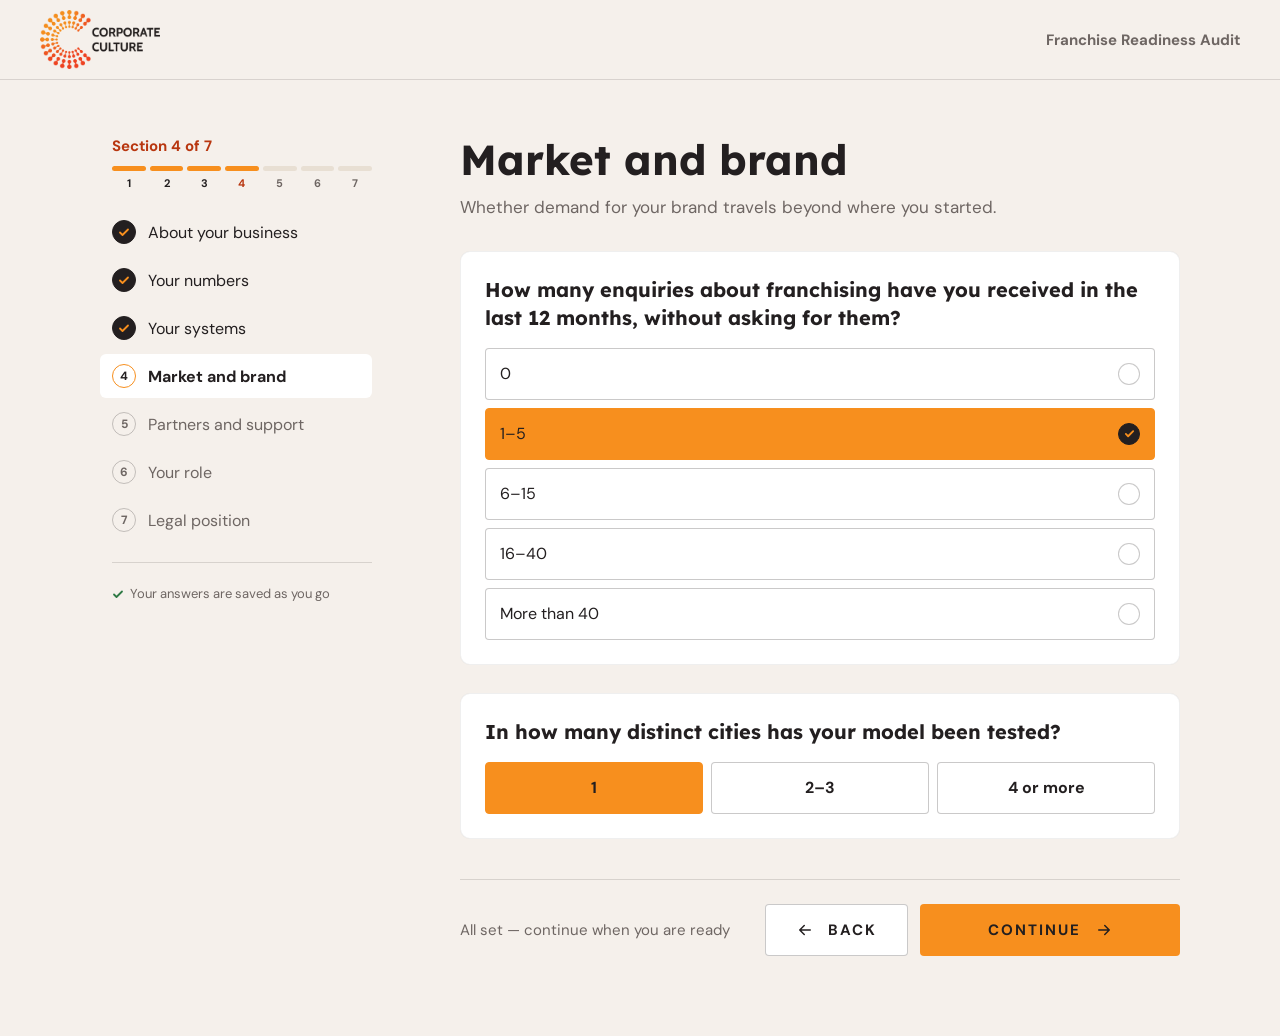
<file: audit-4.html>
<!doctype html>
<html lang="en">
<head>
  <meta charset="utf-8">
  <meta name="viewport" content="width=device-width, initial-scale=1">
  <meta name="theme-color" content="#f5f0eb">
  <title>Market and brand | Franchise Readiness Audit</title>
  <link rel="preconnect" href="https://fonts.googleapis.com">
  <link rel="preconnect" href="https://fonts.gstatic.com" crossorigin>
  <link href="https://fonts.googleapis.com/css2?family=DM+Sans:wght@400;500;600;700&family=Lexend:wght@400;500;600;700&display=swap" rel="stylesheet">
  <link rel="stylesheet" href="audit.css">
  <script src="audit.js" defer></script>
</head>
<body>
  <header class="audit-header">
    <a class="brand" href="index.html" aria-label="Corporate Culture home"><img src="assets/logo-colour.png" alt="Corporate Culture"></a>
    <span class="audit-title">Franchise Readiness Audit</span>
  </header>

  <div class="audit-layout">
    <aside class="audit-aside" aria-label="Audit progress">
      <div class="progress-head">
        <p class="progress-section">Section 4 of 7<span class="section-name"> · Market and brand</span></p>
      </div>
      <ol class="progress-bar" aria-hidden="true">
        <li class="is-done">1</li><li class="is-done">2</li><li class="is-done">3</li><li class="is-current">4</li><li>5</li><li>6</li><li>7</li>
      </ol>
      <ol class="step-list">
        <li class="is-done"><a class="step-item" href="audit-1.html"><span class="step-num"><svg viewBox="0 0 12 12" aria-hidden="true"><path d="m2 6.5 2.5 2.5L10 3.5" fill="none" stroke="currentColor" stroke-width="1.8" stroke-linecap="round" stroke-linejoin="round"/></svg></span>About your business</a></li>
        <li class="is-done"><a class="step-item" href="audit-2.html"><span class="step-num"><svg viewBox="0 0 12 12" aria-hidden="true"><path d="m2 6.5 2.5 2.5L10 3.5" fill="none" stroke="currentColor" stroke-width="1.8" stroke-linecap="round" stroke-linejoin="round"/></svg></span>Your numbers</a></li>
        <li class="is-done"><a class="step-item" href="audit-3.html"><span class="step-num"><svg viewBox="0 0 12 12" aria-hidden="true"><path d="m2 6.5 2.5 2.5L10 3.5" fill="none" stroke="currentColor" stroke-width="1.8" stroke-linecap="round" stroke-linejoin="round"/></svg></span>Your systems</a></li>
        <li class="is-current"><a class="step-item" href="audit-4.html" aria-current="step"><span class="step-num">4</span>Market and brand</a></li>
        <li><a class="step-item" href="audit-5.html"><span class="step-num">5</span>Partners and support</a></li>
        <li><a class="step-item" href="audit-6.html"><span class="step-num">6</span>Your role</a></li>
        <li><a class="step-item" href="audit-7.html"><span class="step-num">7</span>Legal position</a></li>
      </ol>
      <p class="saved-note"><svg viewBox="0 0 12 12" aria-hidden="true"><path d="m2 6.5 2.5 2.5L10 3.5" fill="none" stroke="currentColor" stroke-width="1.8" stroke-linecap="round" stroke-linejoin="round"/></svg>Your answers are saved as you go</p>
    </aside>

    <main class="audit-main">
      <h1>Market and brand</h1>
      <p class="audit-intro">Whether demand for your brand travels beyond where you started.</p>

      <form class="audit-form" id="audit-form" data-step="4" data-next="audit-5.html" novalidate>
        <div class="question-list">
          <fieldset class="question-card">
            <legend>How many enquiries about franchising have you received in the last 12 months, without asking for them?</legend>
            <div class="options">
              <div class="option"><input type="radio" id="enquiries-1" name="enquiries" value="0" required><label for="enquiries-1">0<span class="option-mark"><svg viewBox="0 0 12 12" aria-hidden="true"><path d="m2 6.5 2.5 2.5L10 3.5" fill="none" stroke="currentColor" stroke-width="2" stroke-linecap="round" stroke-linejoin="round"/></svg></span></label></div>
              <div class="option"><input type="radio" id="enquiries-2" name="enquiries" value="1-5" checked><label for="enquiries-2">1–5<span class="option-mark"><svg viewBox="0 0 12 12" aria-hidden="true"><path d="m2 6.5 2.5 2.5L10 3.5" fill="none" stroke="currentColor" stroke-width="2" stroke-linecap="round" stroke-linejoin="round"/></svg></span></label></div>
              <div class="option"><input type="radio" id="enquiries-3" name="enquiries" value="6-15"><label for="enquiries-3">6–15<span class="option-mark"><svg viewBox="0 0 12 12" aria-hidden="true"><path d="m2 6.5 2.5 2.5L10 3.5" fill="none" stroke="currentColor" stroke-width="2" stroke-linecap="round" stroke-linejoin="round"/></svg></span></label></div>
              <div class="option"><input type="radio" id="enquiries-4" name="enquiries" value="16-40"><label for="enquiries-4">16–40<span class="option-mark"><svg viewBox="0 0 12 12" aria-hidden="true"><path d="m2 6.5 2.5 2.5L10 3.5" fill="none" stroke="currentColor" stroke-width="2" stroke-linecap="round" stroke-linejoin="round"/></svg></span></label></div>
              <div class="option"><input type="radio" id="enquiries-5" name="enquiries" value="40+"><label for="enquiries-5">More than 40<span class="option-mark"><svg viewBox="0 0 12 12" aria-hidden="true"><path d="m2 6.5 2.5 2.5L10 3.5" fill="none" stroke="currentColor" stroke-width="2" stroke-linecap="round" stroke-linejoin="round"/></svg></span></label></div>
            </div>
            <p class="field-error" id="enquiries-error"></p>
          </fieldset>

          <fieldset class="question-card">
            <legend>In how many distinct cities has your model been tested?</legend>
            <div class="segmented segmented-3">
              <input type="radio" id="cities-1" name="cities" value="1" checked required><label for="cities-1">1</label>
              <input type="radio" id="cities-2" name="cities" value="2-3"><label for="cities-2">2–3</label>
              <input type="radio" id="cities-3" name="cities" value="4+"><label for="cities-3">4 or more</label>
            </div>
            <p class="field-error" id="cities-error"></p>
          </fieldset>
        </div>

        <div class="audit-actions">
          <p class="actions-status" aria-live="polite"></p>
          <a class="btn btn-back" href="audit-3.html"><svg viewBox="0 0 24 24" aria-hidden="true"><path d="M19 12H5m6-6-6 6 6 6" fill="none" stroke="currentColor" stroke-width="2" stroke-linecap="round" stroke-linejoin="round"/></svg>Back</a>
          <button class="btn btn-continue" type="submit">Continue<svg viewBox="0 0 24 24" aria-hidden="true"><path d="M5 12h14m-6-6 6 6-6 6" fill="none" stroke="currentColor" stroke-width="2" stroke-linecap="round" stroke-linejoin="round"/></svg></button>
          <p class="saved-note actions-saved"><svg viewBox="0 0 12 12" aria-hidden="true"><path d="m2 6.5 2.5 2.5L10 3.5" fill="none" stroke="currentColor" stroke-width="1.8" stroke-linecap="round" stroke-linejoin="round"/></svg>Your answers are saved as you go</p>
        </div>
      </form>
    </main>
  </div>
</body>
</html>
</file>
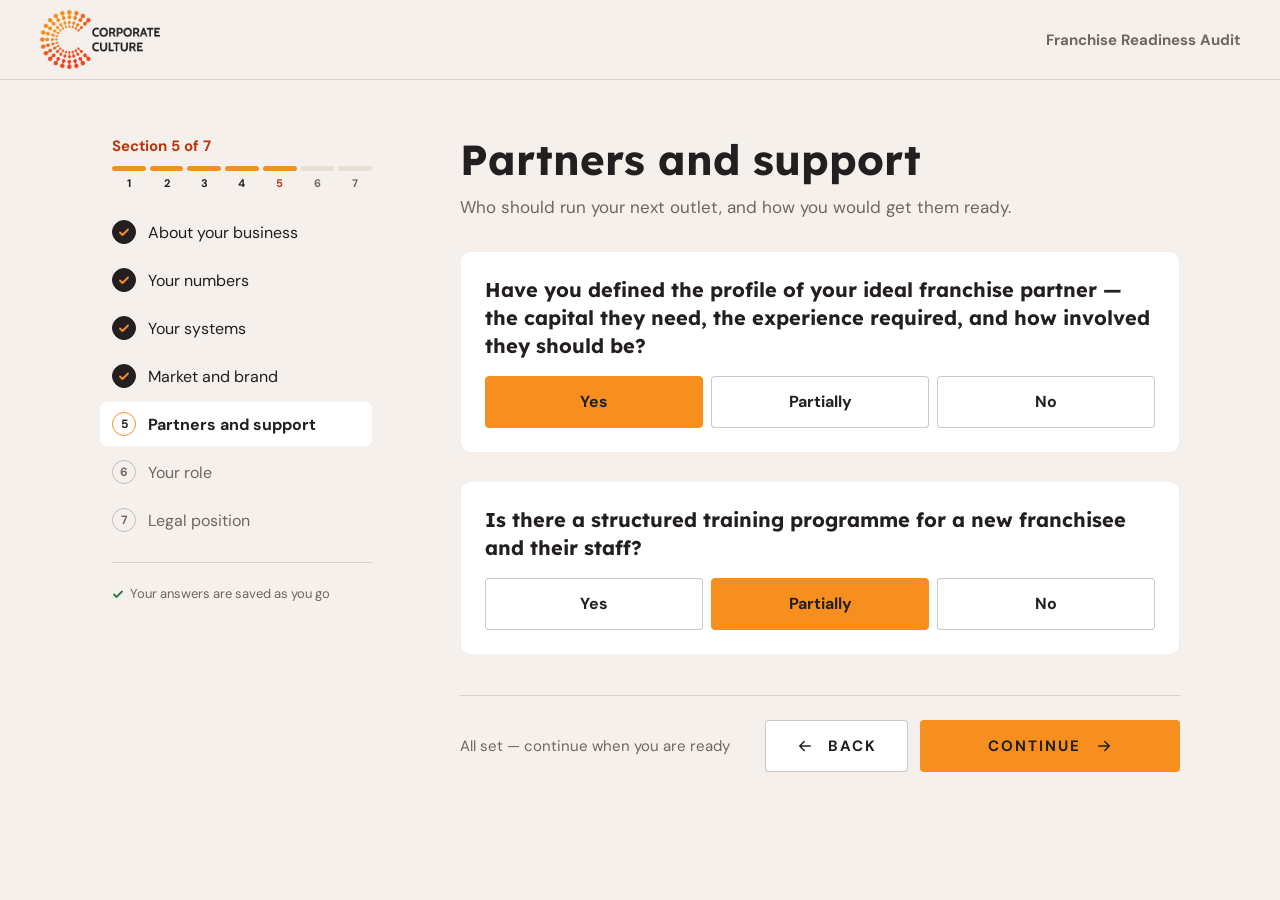
<file: audit-5.html>
<!doctype html>
<html lang="en">
<head>
  <meta charset="utf-8">
  <meta name="viewport" content="width=device-width, initial-scale=1">
  <meta name="theme-color" content="#f5f0eb">
  <title>Partners and support | Franchise Readiness Audit</title>
  <link rel="preconnect" href="https://fonts.googleapis.com">
  <link rel="preconnect" href="https://fonts.gstatic.com" crossorigin>
  <link href="https://fonts.googleapis.com/css2?family=DM+Sans:wght@400;500;600;700&family=Lexend:wght@400;500;600;700&display=swap" rel="stylesheet">
  <link rel="stylesheet" href="audit.css">
  <script src="audit.js" defer></script>
</head>
<body>
  <header class="audit-header">
    <a class="brand" href="index.html" aria-label="Corporate Culture home"><img src="assets/logo-colour.png" alt="Corporate Culture"></a>
    <span class="audit-title">Franchise Readiness Audit</span>
  </header>

  <div class="audit-layout">
    <aside class="audit-aside" aria-label="Audit progress">
      <div class="progress-head">
        <p class="progress-section">Section 5 of 7<span class="section-name"> · Partners and support</span></p>
      </div>
      <ol class="progress-bar" aria-hidden="true">
        <li class="is-done">1</li><li class="is-done">2</li><li class="is-done">3</li><li class="is-done">4</li><li class="is-current">5</li><li>6</li><li>7</li>
      </ol>
      <ol class="step-list">
        <li class="is-done"><a class="step-item" href="audit-1.html"><span class="step-num"><svg viewBox="0 0 12 12" aria-hidden="true"><path d="m2 6.5 2.5 2.5L10 3.5" fill="none" stroke="currentColor" stroke-width="1.8" stroke-linecap="round" stroke-linejoin="round"/></svg></span>About your business</a></li>
        <li class="is-done"><a class="step-item" href="audit-2.html"><span class="step-num"><svg viewBox="0 0 12 12" aria-hidden="true"><path d="m2 6.5 2.5 2.5L10 3.5" fill="none" stroke="currentColor" stroke-width="1.8" stroke-linecap="round" stroke-linejoin="round"/></svg></span>Your numbers</a></li>
        <li class="is-done"><a class="step-item" href="audit-3.html"><span class="step-num"><svg viewBox="0 0 12 12" aria-hidden="true"><path d="m2 6.5 2.5 2.5L10 3.5" fill="none" stroke="currentColor" stroke-width="1.8" stroke-linecap="round" stroke-linejoin="round"/></svg></span>Your systems</a></li>
        <li class="is-done"><a class="step-item" href="audit-4.html"><span class="step-num"><svg viewBox="0 0 12 12" aria-hidden="true"><path d="m2 6.5 2.5 2.5L10 3.5" fill="none" stroke="currentColor" stroke-width="1.8" stroke-linecap="round" stroke-linejoin="round"/></svg></span>Market and brand</a></li>
        <li class="is-current"><a class="step-item" href="audit-5.html" aria-current="step"><span class="step-num">5</span>Partners and support</a></li>
        <li><a class="step-item" href="audit-6.html"><span class="step-num">6</span>Your role</a></li>
        <li><a class="step-item" href="audit-7.html"><span class="step-num">7</span>Legal position</a></li>
      </ol>
      <p class="saved-note"><svg viewBox="0 0 12 12" aria-hidden="true"><path d="m2 6.5 2.5 2.5L10 3.5" fill="none" stroke="currentColor" stroke-width="1.8" stroke-linecap="round" stroke-linejoin="round"/></svg>Your answers are saved as you go</p>
    </aside>

    <main class="audit-main">
      <h1>Partners and support</h1>
      <p class="audit-intro">Who should run your next outlet, and how you would get them ready.</p>

      <form class="audit-form" id="audit-form" data-step="5" data-next="audit-6.html" novalidate>
        <div class="question-list">
          <fieldset class="question-card">
            <legend>Have you defined the profile of your ideal franchise partner — the capital they need, the experience required, and how involved they should be?</legend>
            <div class="segmented segmented-3">
              <input type="radio" id="partner_profile-1" name="partner_profile" value="yes" checked required><label for="partner_profile-1">Yes</label>
              <input type="radio" id="partner_profile-2" name="partner_profile" value="partially"><label for="partner_profile-2">Partially</label>
              <input type="radio" id="partner_profile-3" name="partner_profile" value="no"><label for="partner_profile-3">No</label>
            </div>
            <p class="field-error" id="partner_profile-error"></p>
          </fieldset>

          <fieldset class="question-card">
            <legend>Is there a structured training programme for a new franchisee and their staff?</legend>
            <div class="segmented segmented-3">
              <input type="radio" id="training-1" name="training" value="yes" required><label for="training-1">Yes</label>
              <input type="radio" id="training-2" name="training" value="partially" checked><label for="training-2">Partially</label>
              <input type="radio" id="training-3" name="training" value="no"><label for="training-3">No</label>
            </div>
            <p class="field-error" id="training-error"></p>
          </fieldset>
        </div>

        <div class="audit-actions">
          <p class="actions-status" aria-live="polite"></p>
          <a class="btn btn-back" href="audit-4.html"><svg viewBox="0 0 24 24" aria-hidden="true"><path d="M19 12H5m6-6-6 6 6 6" fill="none" stroke="currentColor" stroke-width="2" stroke-linecap="round" stroke-linejoin="round"/></svg>Back</a>
          <button class="btn btn-continue" type="submit">Continue<svg viewBox="0 0 24 24" aria-hidden="true"><path d="M5 12h14m-6-6 6 6-6 6" fill="none" stroke="currentColor" stroke-width="2" stroke-linecap="round" stroke-linejoin="round"/></svg></button>
          <p class="saved-note actions-saved"><svg viewBox="0 0 12 12" aria-hidden="true"><path d="m2 6.5 2.5 2.5L10 3.5" fill="none" stroke="currentColor" stroke-width="1.8" stroke-linecap="round" stroke-linejoin="round"/></svg>Your answers are saved as you go</p>
        </div>
      </form>
    </main>
  </div>
</body>
</html>
</file>
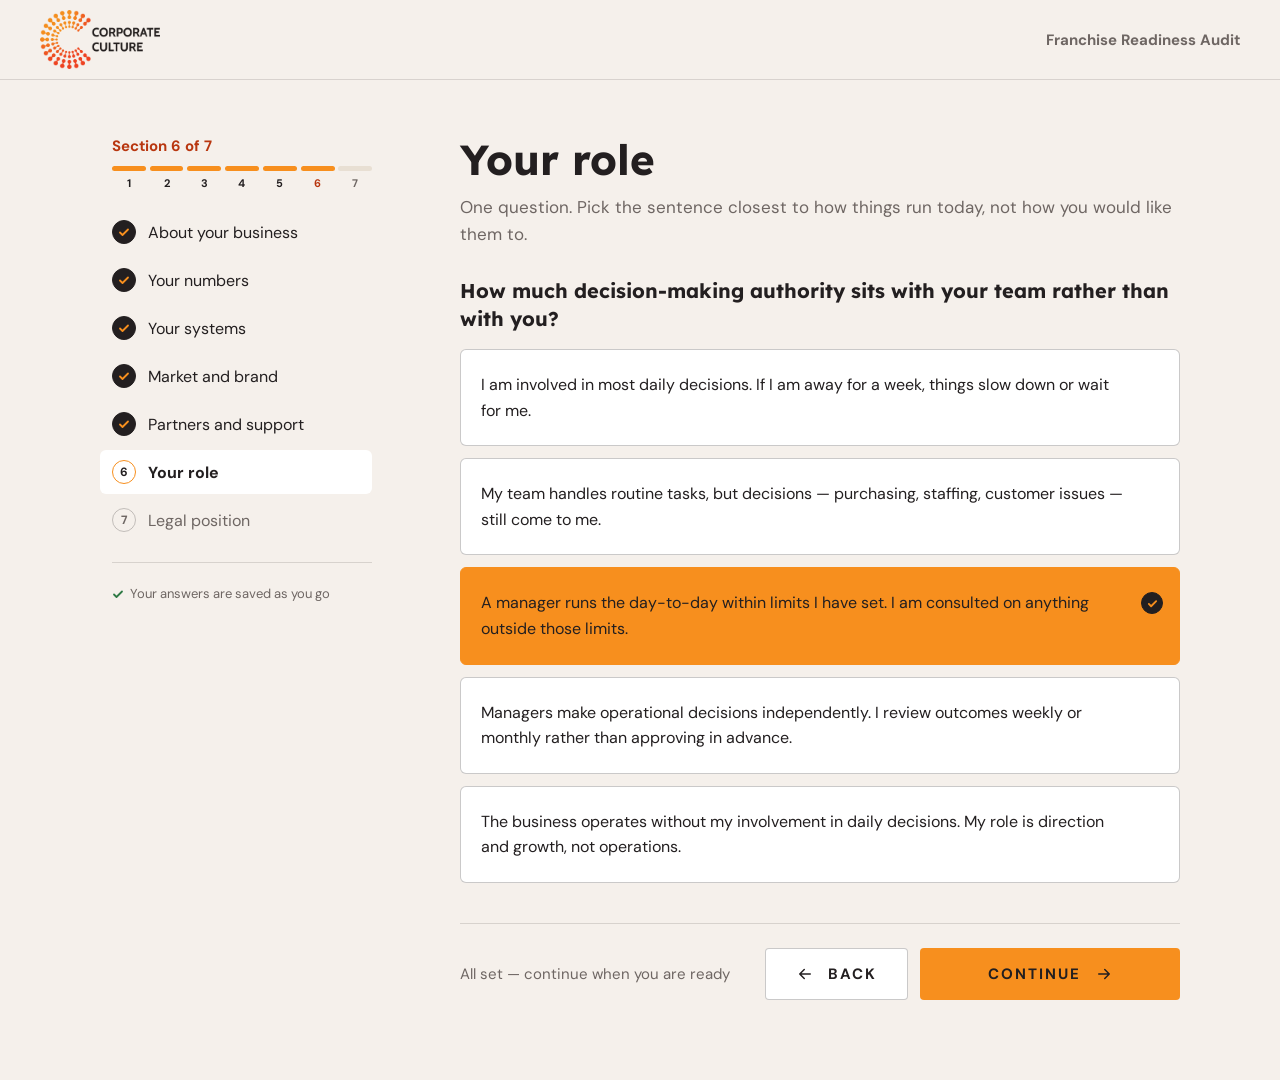
<file: audit-6.html>
<!doctype html>
<html lang="en">
<head>
  <meta charset="utf-8">
  <meta name="viewport" content="width=device-width, initial-scale=1">
  <meta name="theme-color" content="#f5f0eb">
  <title>Your role | Franchise Readiness Audit</title>
  <link rel="preconnect" href="https://fonts.googleapis.com">
  <link rel="preconnect" href="https://fonts.gstatic.com" crossorigin>
  <link href="https://fonts.googleapis.com/css2?family=DM+Sans:wght@400;500;600;700&family=Lexend:wght@400;500;600;700&display=swap" rel="stylesheet">
  <link rel="stylesheet" href="audit.css">
  <script src="audit.js" defer></script>
</head>
<body>
  <header class="audit-header">
    <a class="brand" href="index.html" aria-label="Corporate Culture home"><img src="assets/logo-colour.png" alt="Corporate Culture"></a>
    <span class="audit-title">Franchise Readiness Audit</span>
  </header>

  <div class="audit-layout">
    <aside class="audit-aside" aria-label="Audit progress">
      <div class="progress-head">
        <p class="progress-section">Section 6 of 7<span class="section-name"> · Your role</span></p>
      </div>
      <ol class="progress-bar" aria-hidden="true">
        <li class="is-done">1</li><li class="is-done">2</li><li class="is-done">3</li><li class="is-done">4</li><li class="is-done">5</li><li class="is-current">6</li><li>7</li>
      </ol>
      <ol class="step-list">
        <li class="is-done"><a class="step-item" href="audit-1.html"><span class="step-num"><svg viewBox="0 0 12 12" aria-hidden="true"><path d="m2 6.5 2.5 2.5L10 3.5" fill="none" stroke="currentColor" stroke-width="1.8" stroke-linecap="round" stroke-linejoin="round"/></svg></span>About your business</a></li>
        <li class="is-done"><a class="step-item" href="audit-2.html"><span class="step-num"><svg viewBox="0 0 12 12" aria-hidden="true"><path d="m2 6.5 2.5 2.5L10 3.5" fill="none" stroke="currentColor" stroke-width="1.8" stroke-linecap="round" stroke-linejoin="round"/></svg></span>Your numbers</a></li>
        <li class="is-done"><a class="step-item" href="audit-3.html"><span class="step-num"><svg viewBox="0 0 12 12" aria-hidden="true"><path d="m2 6.5 2.5 2.5L10 3.5" fill="none" stroke="currentColor" stroke-width="1.8" stroke-linecap="round" stroke-linejoin="round"/></svg></span>Your systems</a></li>
        <li class="is-done"><a class="step-item" href="audit-4.html"><span class="step-num"><svg viewBox="0 0 12 12" aria-hidden="true"><path d="m2 6.5 2.5 2.5L10 3.5" fill="none" stroke="currentColor" stroke-width="1.8" stroke-linecap="round" stroke-linejoin="round"/></svg></span>Market and brand</a></li>
        <li class="is-done"><a class="step-item" href="audit-5.html"><span class="step-num"><svg viewBox="0 0 12 12" aria-hidden="true"><path d="m2 6.5 2.5 2.5L10 3.5" fill="none" stroke="currentColor" stroke-width="1.8" stroke-linecap="round" stroke-linejoin="round"/></svg></span>Partners and support</a></li>
        <li class="is-current"><a class="step-item" href="audit-6.html" aria-current="step"><span class="step-num">6</span>Your role</a></li>
        <li><a class="step-item" href="audit-7.html"><span class="step-num">7</span>Legal position</a></li>
      </ol>
      <p class="saved-note"><svg viewBox="0 0 12 12" aria-hidden="true"><path d="m2 6.5 2.5 2.5L10 3.5" fill="none" stroke="currentColor" stroke-width="1.8" stroke-linecap="round" stroke-linejoin="round"/></svg>Your answers are saved as you go</p>
    </aside>

    <main class="audit-main">
      <h1>Your role</h1>
      <p class="audit-intro">One question. Pick the sentence closest to how things run today, not how you would like them to.</p>

      <form class="audit-form" id="audit-form" data-step="6" data-next="audit-7.html" novalidate>
        <div class="question-list">
          <fieldset class="question-plain">
            <legend>How much decision-making authority sits with your team rather than with you?</legend>
            <div class="options options-large">
              <div class="option"><input type="radio" id="authority-1" name="authority" value="1" required><label for="authority-1">I am involved in most daily decisions. If I am away for a week, things slow down or wait for me.<span class="option-mark"><svg viewBox="0 0 12 12" aria-hidden="true"><path d="m2 6.5 2.5 2.5L10 3.5" fill="none" stroke="currentColor" stroke-width="2" stroke-linecap="round" stroke-linejoin="round"/></svg></span></label></div>
              <div class="option"><input type="radio" id="authority-2" name="authority" value="2"><label for="authority-2">My team handles routine tasks, but decisions — purchasing, staffing, customer issues — still come to me.<span class="option-mark"><svg viewBox="0 0 12 12" aria-hidden="true"><path d="m2 6.5 2.5 2.5L10 3.5" fill="none" stroke="currentColor" stroke-width="2" stroke-linecap="round" stroke-linejoin="round"/></svg></span></label></div>
              <div class="option"><input type="radio" id="authority-3" name="authority" value="3" checked><label for="authority-3">A manager runs the day-to-day within limits I have set. I am consulted on anything outside those limits.<span class="option-mark"><svg viewBox="0 0 12 12" aria-hidden="true"><path d="m2 6.5 2.5 2.5L10 3.5" fill="none" stroke="currentColor" stroke-width="2" stroke-linecap="round" stroke-linejoin="round"/></svg></span></label></div>
              <div class="option"><input type="radio" id="authority-4" name="authority" value="4"><label for="authority-4">Managers make operational decisions independently. I review outcomes weekly or monthly rather than approving in advance.<span class="option-mark"><svg viewBox="0 0 12 12" aria-hidden="true"><path d="m2 6.5 2.5 2.5L10 3.5" fill="none" stroke="currentColor" stroke-width="2" stroke-linecap="round" stroke-linejoin="round"/></svg></span></label></div>
              <div class="option"><input type="radio" id="authority-5" name="authority" value="5"><label for="authority-5">The business operates without my involvement in daily decisions. My role is direction and growth, not operations.<span class="option-mark"><svg viewBox="0 0 12 12" aria-hidden="true"><path d="m2 6.5 2.5 2.5L10 3.5" fill="none" stroke="currentColor" stroke-width="2" stroke-linecap="round" stroke-linejoin="round"/></svg></span></label></div>
            </div>
            <p class="field-error" id="authority-error"></p>
          </fieldset>
        </div>

        <div class="audit-actions">
          <p class="actions-status" aria-live="polite"></p>
          <a class="btn btn-back" href="audit-5.html"><svg viewBox="0 0 24 24" aria-hidden="true"><path d="M19 12H5m6-6-6 6 6 6" fill="none" stroke="currentColor" stroke-width="2" stroke-linecap="round" stroke-linejoin="round"/></svg>Back</a>
          <button class="btn btn-continue" type="submit">Continue<svg viewBox="0 0 24 24" aria-hidden="true"><path d="M5 12h14m-6-6 6 6-6 6" fill="none" stroke="currentColor" stroke-width="2" stroke-linecap="round" stroke-linejoin="round"/></svg></button>
          <p class="saved-note actions-saved"><svg viewBox="0 0 12 12" aria-hidden="true"><path d="m2 6.5 2.5 2.5L10 3.5" fill="none" stroke="currentColor" stroke-width="1.8" stroke-linecap="round" stroke-linejoin="round"/></svg>Your answers are saved as you go</p>
        </div>
      </form>
    </main>
  </div>
</body>
</html>
</file>
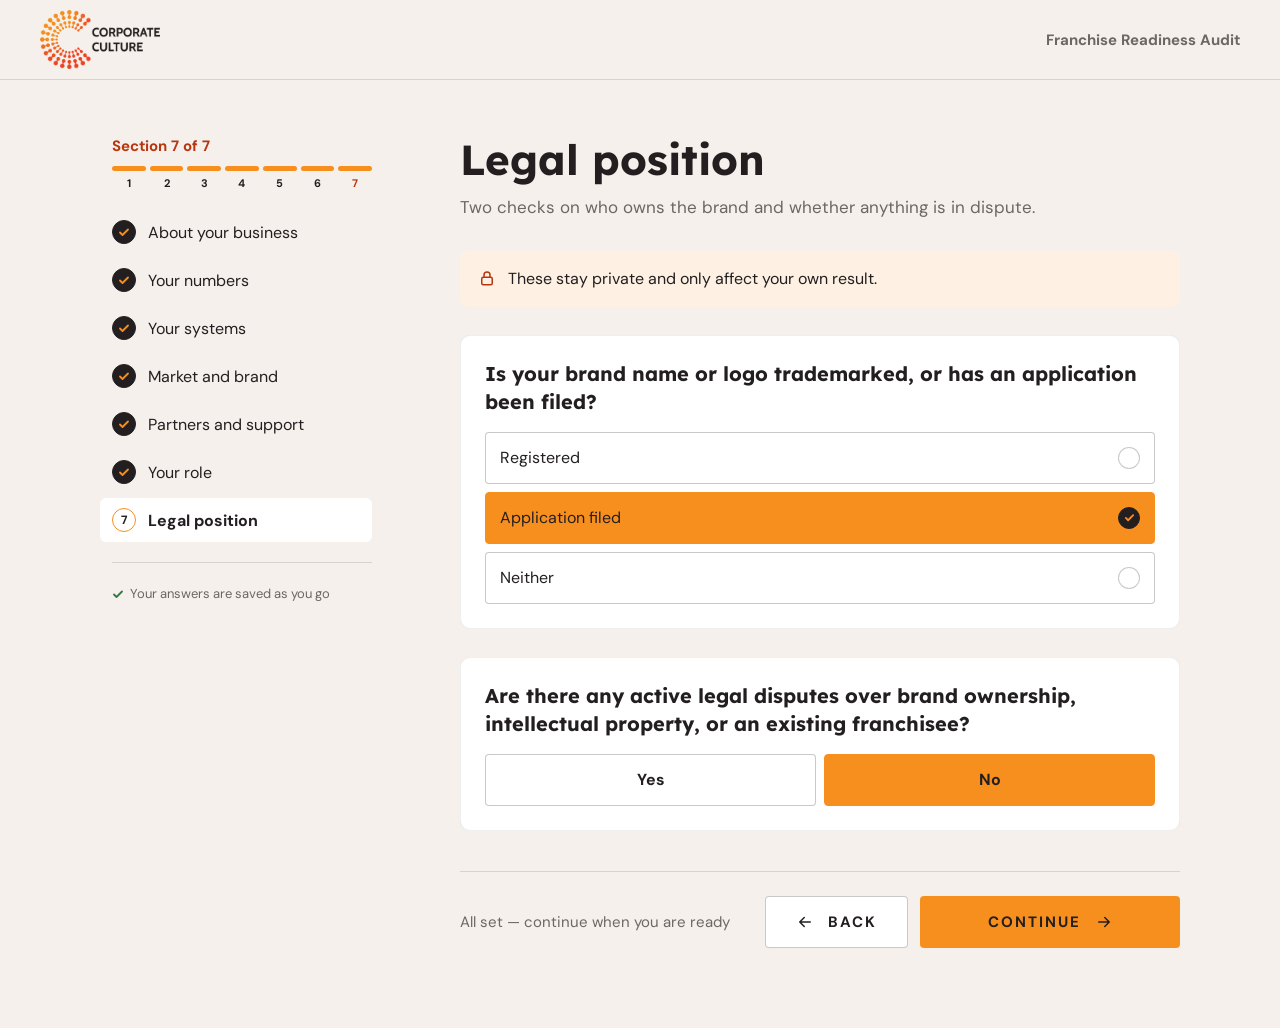
<file: audit-7.html>
<!doctype html>
<html lang="en">
<head>
  <meta charset="utf-8">
  <meta name="viewport" content="width=device-width, initial-scale=1">
  <meta name="theme-color" content="#f5f0eb">
  <title>Legal position | Franchise Readiness Audit</title>
  <link rel="preconnect" href="https://fonts.googleapis.com">
  <link rel="preconnect" href="https://fonts.gstatic.com" crossorigin>
  <link href="https://fonts.googleapis.com/css2?family=DM+Sans:wght@400;500;600;700&family=Lexend:wght@400;500;600;700&display=swap" rel="stylesheet">
  <link rel="stylesheet" href="audit.css">
  <script src="audit.js" defer></script>
</head>
<body>
  <header class="audit-header">
    <a class="brand" href="index.html" aria-label="Corporate Culture home"><img src="assets/logo-colour.png" alt="Corporate Culture"></a>
    <span class="audit-title">Franchise Readiness Audit</span>
  </header>

  <div class="audit-layout">
    <aside class="audit-aside" aria-label="Audit progress">
      <div class="progress-head">
        <p class="progress-section">Section 7 of 7<span class="section-name"> · Legal position</span></p>
      </div>
      <ol class="progress-bar" aria-hidden="true">
        <li class="is-done">1</li><li class="is-done">2</li><li class="is-done">3</li><li class="is-done">4</li><li class="is-done">5</li><li class="is-done">6</li><li class="is-current">7</li>
      </ol>
      <ol class="step-list">
        <li class="is-done"><a class="step-item" href="audit-1.html"><span class="step-num"><svg viewBox="0 0 12 12" aria-hidden="true"><path d="m2 6.5 2.5 2.5L10 3.5" fill="none" stroke="currentColor" stroke-width="1.8" stroke-linecap="round" stroke-linejoin="round"/></svg></span>About your business</a></li>
        <li class="is-done"><a class="step-item" href="audit-2.html"><span class="step-num"><svg viewBox="0 0 12 12" aria-hidden="true"><path d="m2 6.5 2.5 2.5L10 3.5" fill="none" stroke="currentColor" stroke-width="1.8" stroke-linecap="round" stroke-linejoin="round"/></svg></span>Your numbers</a></li>
        <li class="is-done"><a class="step-item" href="audit-3.html"><span class="step-num"><svg viewBox="0 0 12 12" aria-hidden="true"><path d="m2 6.5 2.5 2.5L10 3.5" fill="none" stroke="currentColor" stroke-width="1.8" stroke-linecap="round" stroke-linejoin="round"/></svg></span>Your systems</a></li>
        <li class="is-done"><a class="step-item" href="audit-4.html"><span class="step-num"><svg viewBox="0 0 12 12" aria-hidden="true"><path d="m2 6.5 2.5 2.5L10 3.5" fill="none" stroke="currentColor" stroke-width="1.8" stroke-linecap="round" stroke-linejoin="round"/></svg></span>Market and brand</a></li>
        <li class="is-done"><a class="step-item" href="audit-5.html"><span class="step-num"><svg viewBox="0 0 12 12" aria-hidden="true"><path d="m2 6.5 2.5 2.5L10 3.5" fill="none" stroke="currentColor" stroke-width="1.8" stroke-linecap="round" stroke-linejoin="round"/></svg></span>Partners and support</a></li>
        <li class="is-done"><a class="step-item" href="audit-6.html"><span class="step-num"><svg viewBox="0 0 12 12" aria-hidden="true"><path d="m2 6.5 2.5 2.5L10 3.5" fill="none" stroke="currentColor" stroke-width="1.8" stroke-linecap="round" stroke-linejoin="round"/></svg></span>Your role</a></li>
        <li class="is-current"><a class="step-item" href="audit-7.html" aria-current="step"><span class="step-num">7</span>Legal position</a></li>
      </ol>
      <p class="saved-note"><svg viewBox="0 0 12 12" aria-hidden="true"><path d="m2 6.5 2.5 2.5L10 3.5" fill="none" stroke="currentColor" stroke-width="1.8" stroke-linecap="round" stroke-linejoin="round"/></svg>Your answers are saved as you go</p>
    </aside>

    <main class="audit-main">
      <h1>Legal position</h1>
      <p class="audit-intro">Two checks on who owns the brand and whether anything is in dispute.</p>

      <form class="audit-form" id="audit-form" data-step="7" data-next="review.html" novalidate>
        <div class="question-list">
          <p class="notice"><svg viewBox="0 0 24 24" aria-hidden="true"><rect x="5" y="11" width="14" height="10" rx="2" fill="none" stroke="currentColor" stroke-width="2"/><path d="M8 11V8a4 4 0 0 1 8 0v3" fill="none" stroke="currentColor" stroke-width="2" stroke-linecap="round"/></svg>These stay private and only affect your own result.</p>

          <fieldset class="question-card">
            <legend>Is your brand name or logo trademarked, or has an application been filed?</legend>
            <div class="options">
              <div class="option"><input type="radio" id="trademark-1" name="trademark" value="registered" required><label for="trademark-1">Registered<span class="option-mark"><svg viewBox="0 0 12 12" aria-hidden="true"><path d="m2 6.5 2.5 2.5L10 3.5" fill="none" stroke="currentColor" stroke-width="2" stroke-linecap="round" stroke-linejoin="round"/></svg></span></label></div>
              <div class="option"><input type="radio" id="trademark-2" name="trademark" value="filed" checked><label for="trademark-2">Application filed<span class="option-mark"><svg viewBox="0 0 12 12" aria-hidden="true"><path d="m2 6.5 2.5 2.5L10 3.5" fill="none" stroke="currentColor" stroke-width="2" stroke-linecap="round" stroke-linejoin="round"/></svg></span></label></div>
              <div class="option"><input type="radio" id="trademark-3" name="trademark" value="neither"><label for="trademark-3">Neither<span class="option-mark"><svg viewBox="0 0 12 12" aria-hidden="true"><path d="m2 6.5 2.5 2.5L10 3.5" fill="none" stroke="currentColor" stroke-width="2" stroke-linecap="round" stroke-linejoin="round"/></svg></span></label></div>
            </div>
            <p class="field-error" id="trademark-error"></p>
          </fieldset>

          <fieldset class="question-card">
            <legend>Are there any active legal disputes over brand ownership, intellectual property, or an existing franchisee?</legend>
            <div class="segmented segmented-2">
              <input type="radio" id="disputes-1" name="disputes" value="yes" required><label for="disputes-1">Yes</label>
              <input type="radio" id="disputes-2" name="disputes" value="no" checked><label for="disputes-2">No</label>
            </div>
            <p class="field-error" id="disputes-error"></p>
          </fieldset>
        </div>

        <div class="audit-actions">
          <p class="actions-status" aria-live="polite"></p>
          <a class="btn btn-back" href="audit-6.html"><svg viewBox="0 0 24 24" aria-hidden="true"><path d="M19 12H5m6-6-6 6 6 6" fill="none" stroke="currentColor" stroke-width="2" stroke-linecap="round" stroke-linejoin="round"/></svg>Back</a>
          <button class="btn btn-continue" type="submit">Continue<svg viewBox="0 0 24 24" aria-hidden="true"><path d="M5 12h14m-6-6 6 6-6 6" fill="none" stroke="currentColor" stroke-width="2" stroke-linecap="round" stroke-linejoin="round"/></svg></button>
          <p class="saved-note actions-saved"><svg viewBox="0 0 12 12" aria-hidden="true"><path d="m2 6.5 2.5 2.5L10 3.5" fill="none" stroke="currentColor" stroke-width="1.8" stroke-linecap="round" stroke-linejoin="round"/></svg>Your answers are saved as you go</p>
        </div>
      </form>
    </main>
  </div>
</body>
</html>
</file>
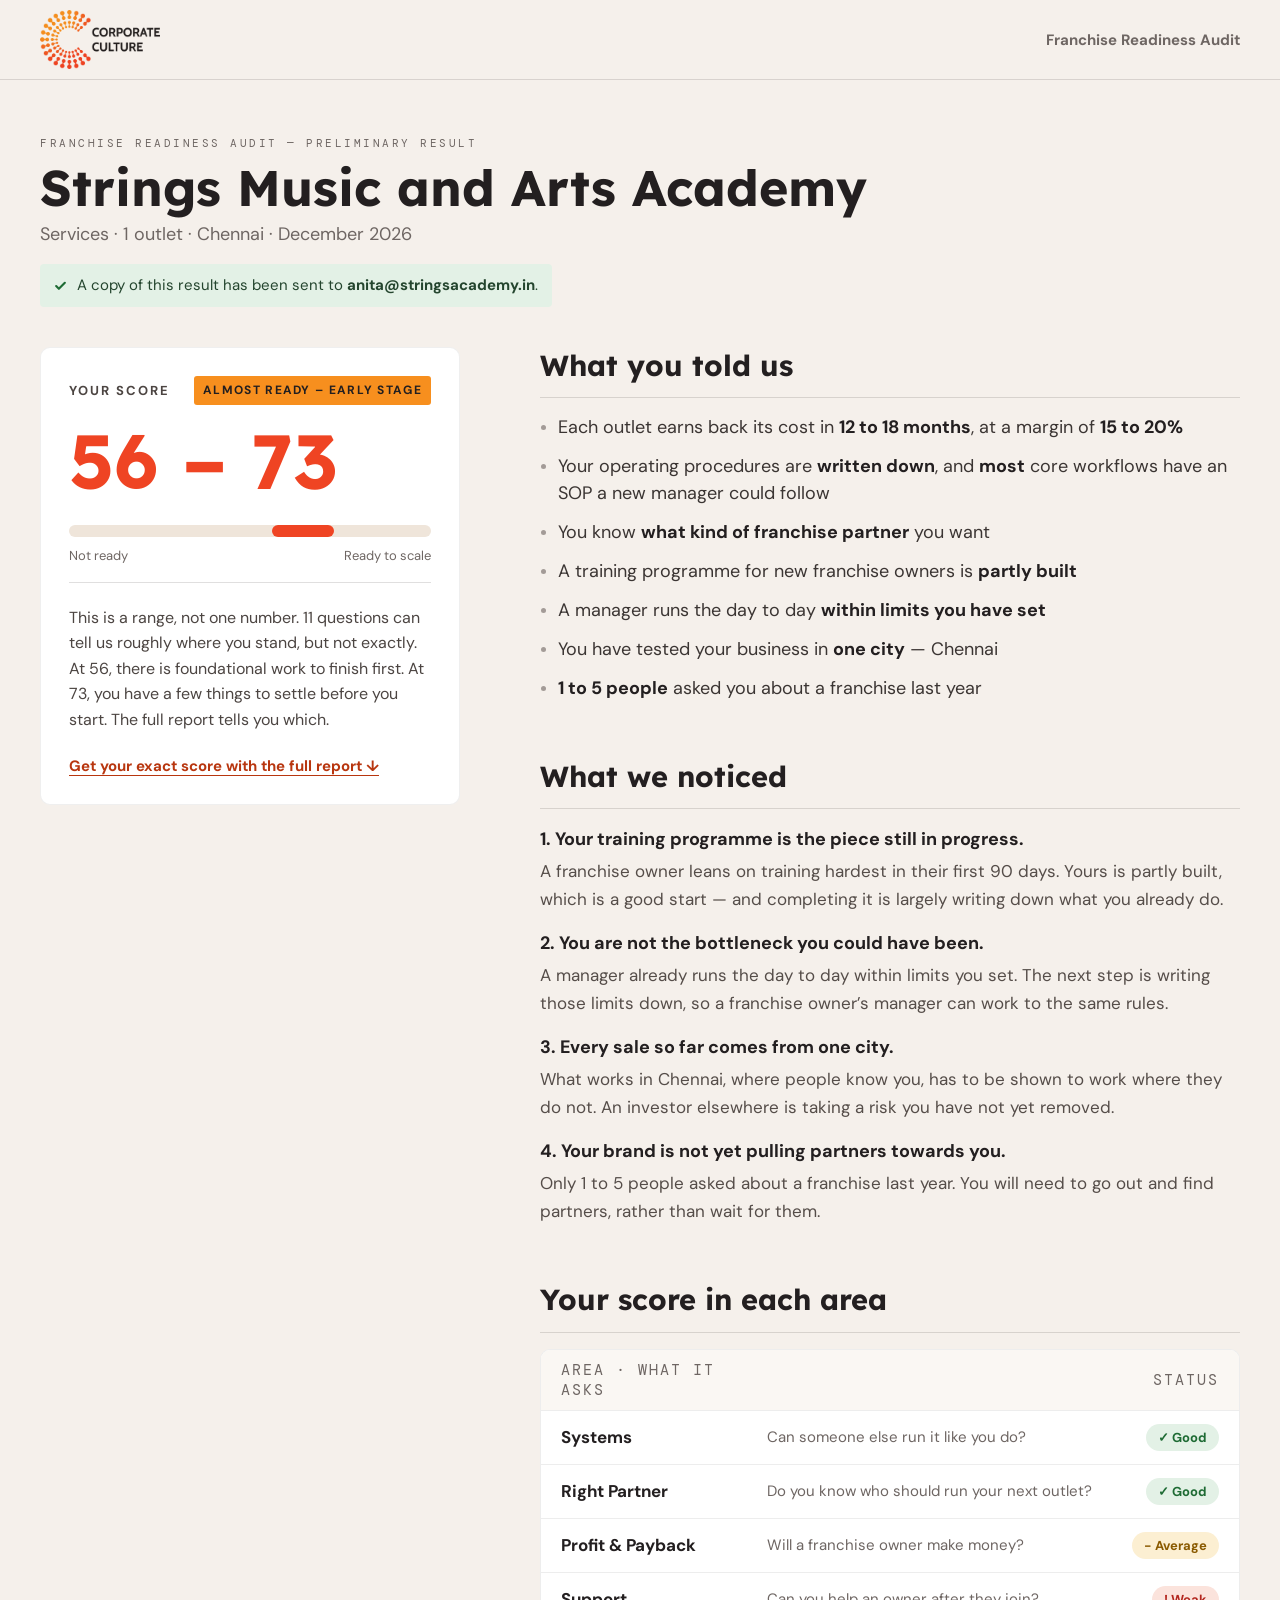
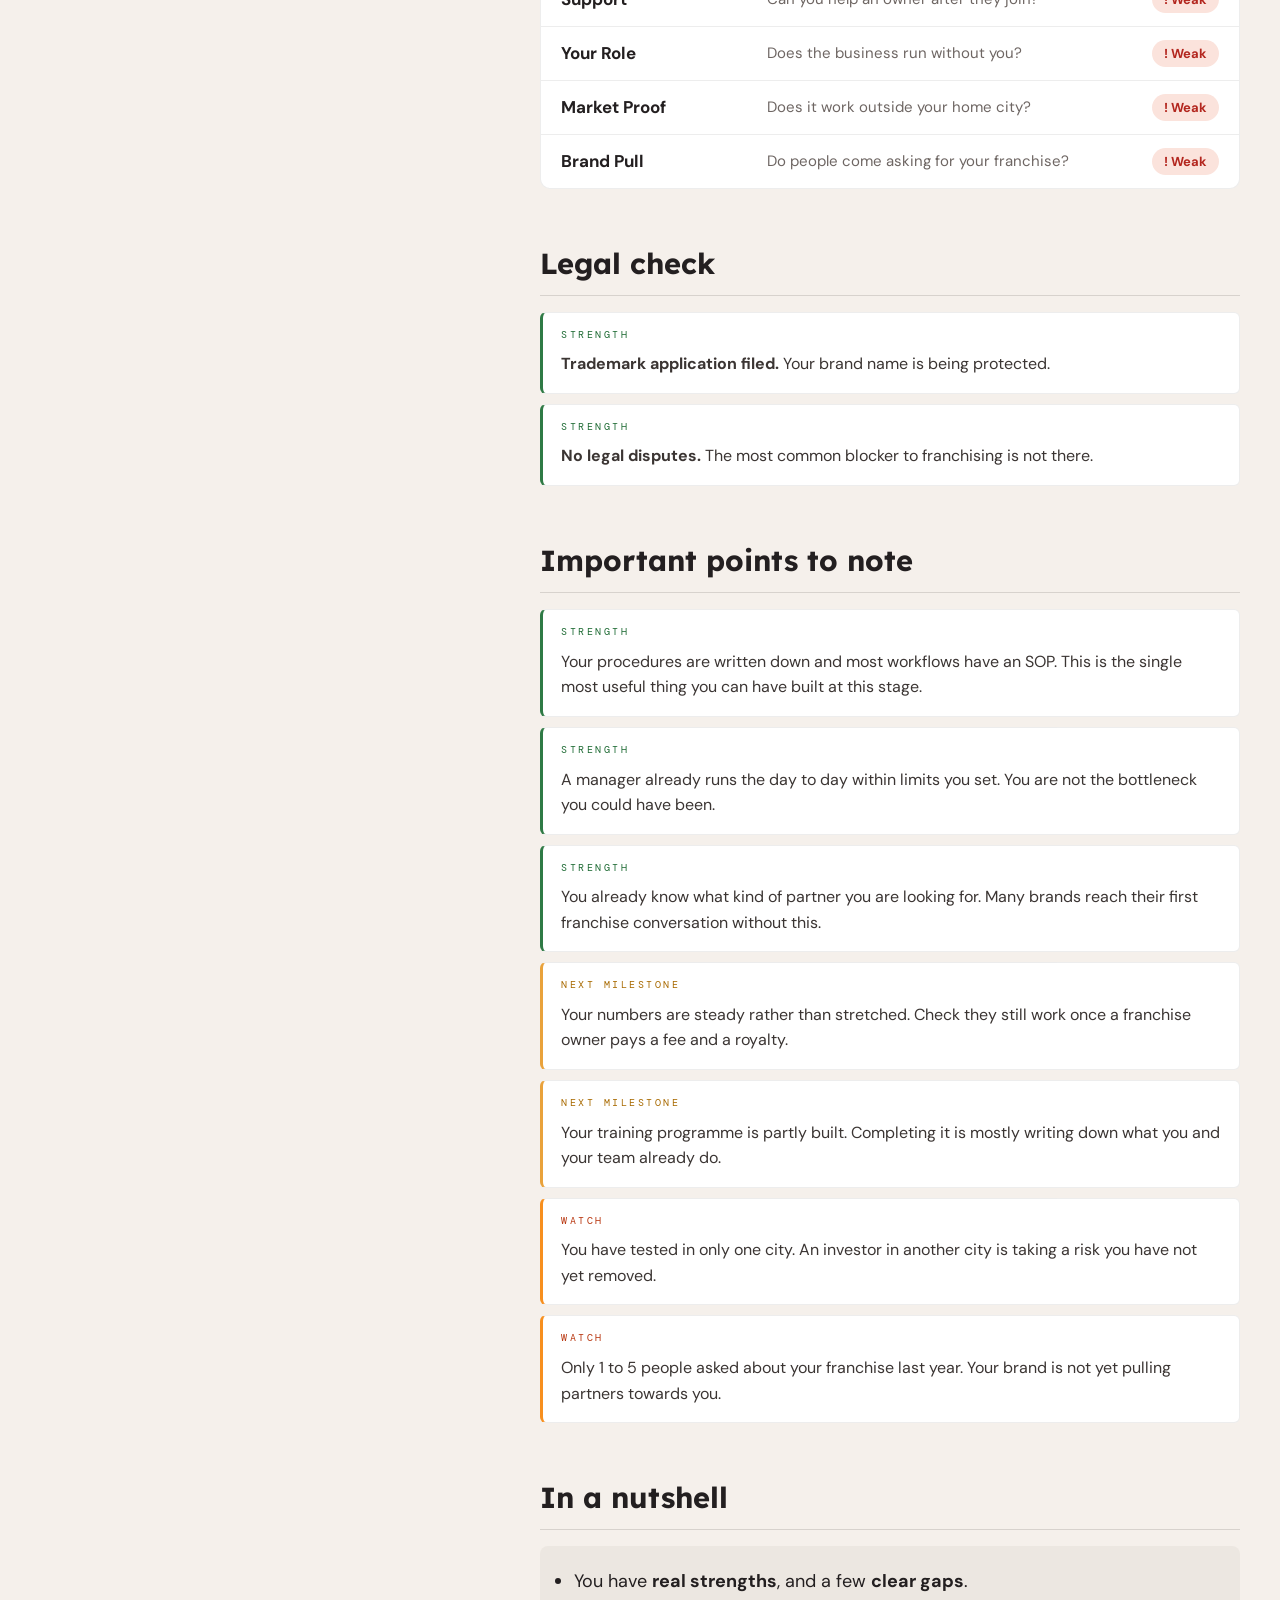
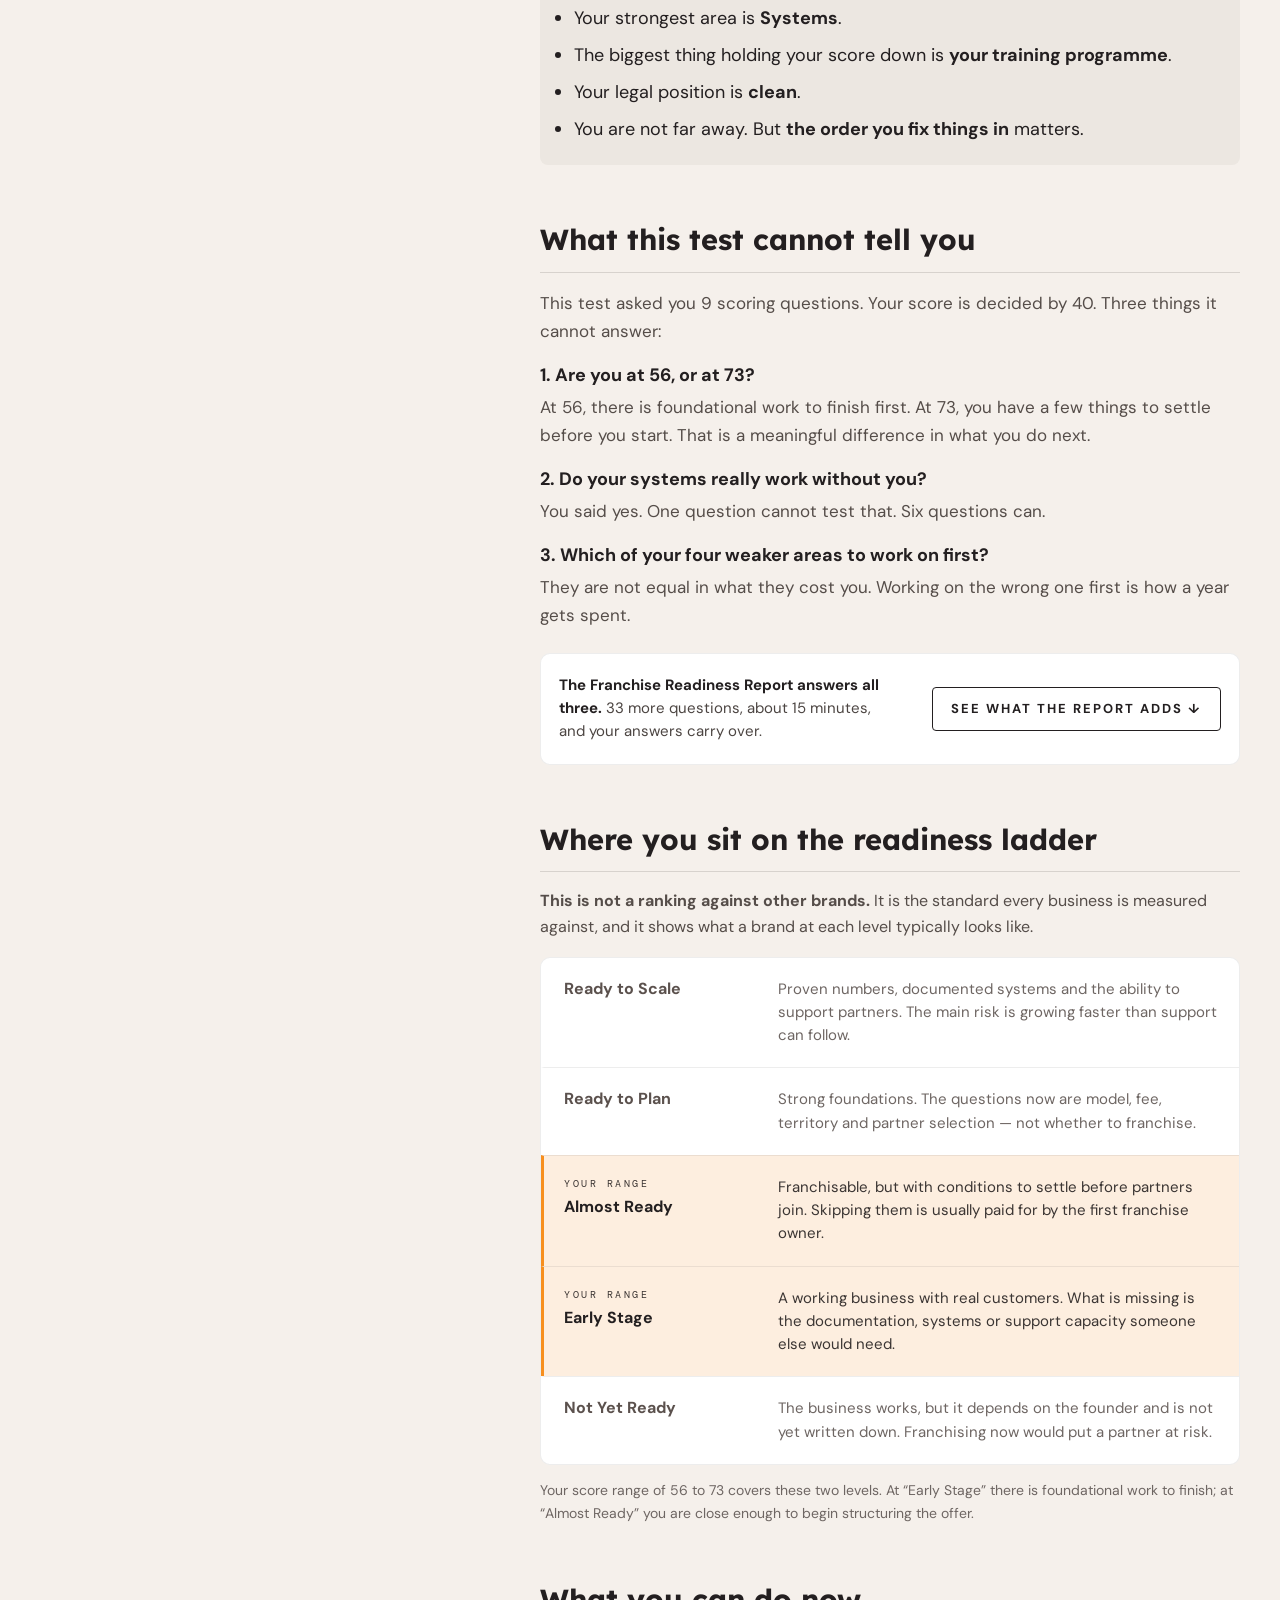
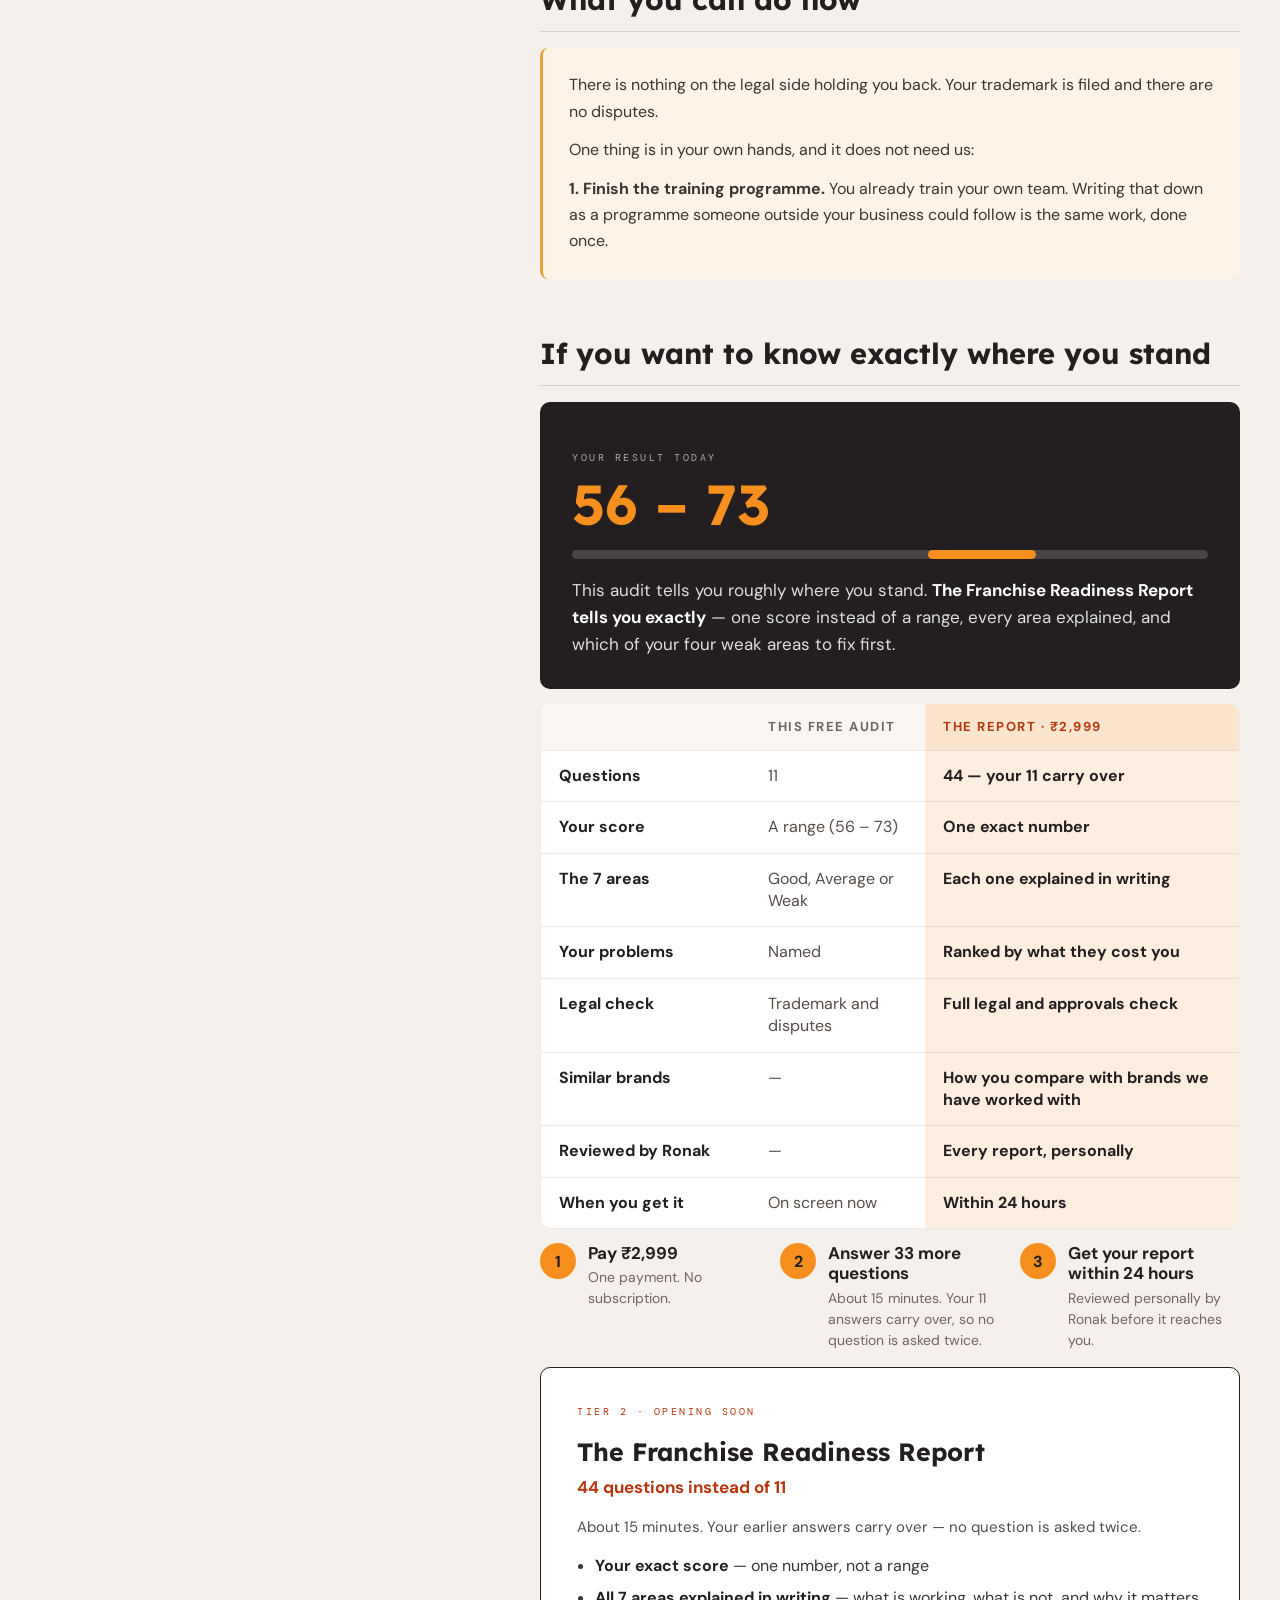
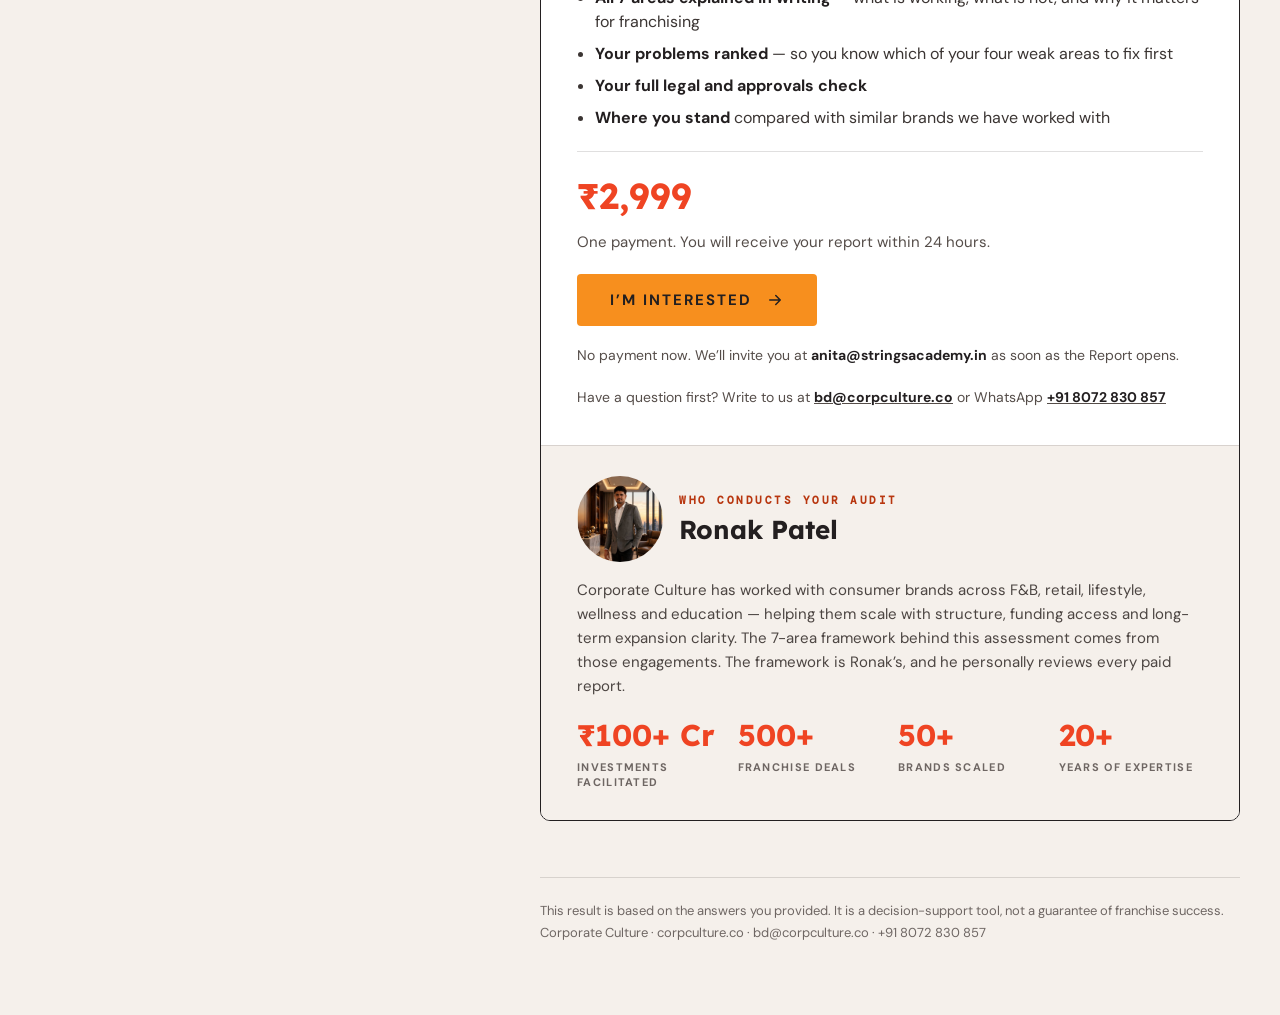
<file: result.html>
<!doctype html>
<html lang="en">
<head>
  <meta charset="utf-8">
  <meta name="viewport" content="width=device-width, initial-scale=1">
  <meta name="theme-color" content="#f5f0eb">
  <title>Your result | Franchise Readiness Audit</title>
  <link rel="preconnect" href="https://fonts.googleapis.com">
  <link rel="preconnect" href="https://fonts.gstatic.com" crossorigin>
  <link href="https://fonts.googleapis.com/css2?family=DM+Mono:wght@400;500&family=DM+Sans:wght@400;500;600;700&family=Lexend:wght@400;500;600;700&display=swap" rel="stylesheet">
  <link rel="stylesheet" href="audit.css">
  <link rel="stylesheet" href="result.css">
  <script src="audit.js" defer></script>
</head>
<body class="is-result">
  <header class="audit-header">
    <a class="brand" href="index.html" aria-label="Corporate Culture home"><img src="assets/logo-colour.png" alt="Corporate Culture"></a>
    <span class="audit-title">Franchise Readiness Audit</span>
  </header>

  <main class="result-shell">
    <section class="result-top">
      <p class="mono-label">Franchise Readiness Audit — Preliminary result</p>
      <h1 data-answer="brand">Strings Music and Arts Academy</h1>
      <p class="result-meta"><span data-answer="category">Services</span> · <span data-answer="outlets" data-format="outlets">1 outlet</span> · <span data-answer="city">Chennai</span> · <span data-today>October 2026</span></p>
      <p class="sent-note"><svg viewBox="0 0 12 12" aria-hidden="true"><path d="m2 6.5 2.5 2.5L10 3.5" fill="none" stroke="currentColor" stroke-width="2" stroke-linecap="round" stroke-linejoin="round"/></svg><span>A copy of this result has been sent to <b data-answer="email">anita@stringsacademy.in</b>.</span></p>
    </section>

    <div class="result-grid">
      <aside class="score-card" aria-label="Your score">
        <div class="score-head">
          <p class="mono-label">Your score</p>
          <span class="stage-badge">Almost ready – Early stage</span>
        </div>
        <strong class="score-range">56 – 73</strong>
        <div class="range-track" role="img" aria-label="Score range 56 to 73 out of 100"><span></span></div>
        <div class="range-ends"><span>Not ready</span><span>Ready to scale</span></div>
        <p>This is a range, not one number. 11 questions can tell us roughly where you stand, but not exactly. At 56, there is foundational work to finish first. At 73, you have a few things to settle before you start. The full report tells you which.</p>
        <a class="score-link" href="#exact">Get your exact score with the full report ↓</a>
      </aside>

      <div class="result-content">
        <section class="result-section">
          <h2>What you told us</h2>
          <ul class="dot-list">
            <li>Each outlet earns back its cost in <b>12 to 18 months</b>, at a margin of <b>15 to 20%</b></li>
            <li>Your operating procedures are <b>written down</b>, and <b>most</b> core workflows have an SOP a new manager could follow</li>
            <li>You know <b>what kind of franchise partner</b> you want</li>
            <li>A training programme for new franchise owners is <b>partly built</b></li>
            <li>A manager runs the day to day <b>within limits you have set</b></li>
            <li>You have tested your business in <b>one city</b> — Chennai</li>
            <li><b>1 to 5 people</b> asked you about a franchise last year</li>
          </ul>
        </section>

        <section class="result-section numbered">
          <h2>What we noticed</h2>
          <h3>1. Your training programme is the piece still in progress.</h3>
          <p>A franchise owner leans on training hardest in their first 90 days. Yours is partly built, which is a good start — and completing it is largely writing down what you already do.</p>
          <h3>2. You are not the bottleneck you could have been.</h3>
          <p>A manager already runs the day to day within limits you set. The next step is writing those limits down, so a franchise owner’s manager can work to the same rules.</p>
          <h3>3. Every sale so far comes from one city.</h3>
          <p>What works in Chennai, where people know you, has to be shown to work where they do not. An investor elsewhere is taking a risk you have not yet removed.</p>
          <h3>4. Your brand is not yet pulling partners towards you.</h3>
          <p>Only 1 to 5 people asked about a franchise last year. You will need to go out and find partners, rather than wait for them.</p>
        </section>

        <section class="result-section">
          <h2>Your score in each area</h2>
          <div class="area-table">
            <div class="area-row area-head" aria-hidden="true"><span>Area · What it asks</span><span></span><span>Status</span></div>
            <div class="area-row"><strong>Systems</strong><span>Can someone else run it like you do?</span><b class="status status-good">✓ Good</b></div>
            <div class="area-row"><strong>Right Partner</strong><span>Do you know who should run your next outlet?</span><b class="status status-good">✓ Good</b></div>
            <div class="area-row"><strong>Profit &amp; Payback</strong><span>Will a franchise owner make money?</span><b class="status status-average">− Average</b></div>
            <div class="area-row"><strong>Support</strong><span>Can you help an owner after they join?</span><b class="status status-weak">! Weak</b></div>
            <div class="area-row"><strong>Your Role</strong><span>Does the business run without you?</span><b class="status status-weak">! Weak</b></div>
            <div class="area-row"><strong>Market Proof</strong><span>Does it work outside your home city?</span><b class="status status-weak">! Weak</b></div>
            <div class="area-row"><strong>Brand Pull</strong><span>Do people come asking for your franchise?</span><b class="status status-weak">! Weak</b></div>
          </div>
        </section>

        <section class="result-section">
          <h2>Legal check</h2>
          <div class="note-list">
            <div class="note"><p class="mono-label">Strength</p><p><b>Trademark application filed.</b> Your brand name is being protected.</p></div>
            <div class="note"><p class="mono-label">Strength</p><p><b>No legal disputes.</b> The most common blocker to franchising is not there.</p></div>
          </div>
        </section>

        <section class="result-section">
          <h2>Important points to note</h2>
          <div class="note-list">
            <div class="note"><p class="mono-label">Strength</p><p>Your procedures are written down and most workflows have an SOP. This is the single most useful thing you can have built at this stage.</p></div>
            <div class="note"><p class="mono-label">Strength</p><p>A manager already runs the day to day within limits you set. You are not the bottleneck you could have been.</p></div>
            <div class="note"><p class="mono-label">Strength</p><p>You already know what kind of partner you are looking for. Many brands reach their first franchise conversation without this.</p></div>
            <div class="note note-milestone"><p class="mono-label">Next milestone</p><p>Your numbers are steady rather than stretched. Check they still work once a franchise owner pays a fee and a royalty.</p></div>
            <div class="note note-milestone"><p class="mono-label">Next milestone</p><p>Your training programme is partly built. Completing it is mostly writing down what you and your team already do.</p></div>
            <div class="note note-watch"><p class="mono-label">Watch</p><p>You have tested in only one city. An investor in another city is taking a risk you have not yet removed.</p></div>
            <div class="note note-watch"><p class="mono-label">Watch</p><p>Only 1 to 5 people asked about your franchise last year. Your brand is not yet pulling partners towards you.</p></div>
          </div>
        </section>

        <section class="result-section">
          <h2>In a nutshell</h2>
          <ul class="nutshell">
            <li>You have <b>real strengths</b>, and a few <b>clear gaps</b>.</li>
            <li>Your strongest area is <b>Systems</b>.</li>
            <li>The biggest thing holding your score down is <b>your training programme</b>.</li>
            <li>Your legal position is <b>clean</b>.</li>
            <li>You are not far away. But <b>the order you fix things in</b> matters.</li>
          </ul>
        </section>

        <section class="result-section numbered">
          <h2>What this test cannot tell you</h2>
          <p class="section-lead">This test asked you 9 scoring questions. Your score is decided by 40. Three things it cannot answer:</p>
          <h3>1. Are you at 56, or at 73?</h3>
          <p>At 56, there is foundational work to finish first. At 73, you have a few things to settle before you start. That is a meaningful difference in what you do next.</p>
          <h3>2. Do your systems really work without you?</h3>
          <p>You said yes. One question cannot test that. Six questions can.</p>
          <h3>3. Which of your four weaker areas to work on first?</h3>
          <p>They are not equal in what they cost you. Working on the wrong one first is how a year gets spent.</p>
          <div class="report-prompt">
            <p><b>The Franchise Readiness Report answers all three.</b> 33 more questions, about 15 minutes, and your answers carry over.</p>
            <a class="btn btn-outline" href="#compare">See what the report adds ↓</a>
          </div>
        </section>

        <section class="result-section">
          <h2>Where you sit on the readiness ladder</h2>
          <p class="section-lead"><b>This is not a ranking against other brands.</b> It is the standard every business is measured against, and it shows what a brand at each level typically looks like.</p>
          <div class="ladder">
            <div class="ladder-row"><h3>Ready to Scale</h3><p>Proven numbers, documented systems and the ability to support partners. The main risk is growing faster than support can follow.</p></div>
            <div class="ladder-row"><h3>Ready to Plan</h3><p>Strong foundations. The questions now are model, fee, territory and partner selection — not whether to franchise.</p></div>
            <div class="ladder-row is-yours"><div><p class="mono-label">Your range</p><h3>Almost Ready</h3></div><p>Franchisable, but with conditions to settle before partners join. Skipping them is usually paid for by the first franchise owner.</p></div>
            <div class="ladder-row is-yours"><div><p class="mono-label">Your range</p><h3>Early Stage</h3></div><p>A working business with real customers. What is missing is the documentation, systems or support capacity someone else would need.</p></div>
            <div class="ladder-row"><h3>Not Yet Ready</h3><p>The business works, but it depends on the founder and is not yet written down. Franchising now would put a partner at risk.</p></div>
          </div>
          <p class="caption">Your score range of 56 to 73 covers these two levels. At “Early Stage” there is foundational work to finish; at “Almost Ready” you are close enough to begin structuring the offer.</p>
        </section>

        <section class="result-section">
          <h2>What you can do now</h2>
          <div class="do-now">
            <p>There is nothing on the legal side holding you back. Your trademark is filed and there are no disputes.</p>
            <p>One thing is in your own hands, and it does not need us:</p>
            <p><b>1. Finish the training programme.</b> You already train your own team. Writing that down as a programme someone outside your business could follow is the same work, done once.</p>
          </div>
        </section>

        <section class="result-section" id="exact">
          <h2>If you want to know exactly where you stand</h2>
          <div class="dark-card">
            <p class="mono-label">Your result today</p>
            <strong class="range">56 – 73</strong>
            <div class="range-track" aria-hidden="true"><span></span></div>
            <p>This audit tells you roughly where you stand. <b>The Franchise Readiness Report tells you exactly</b> — one score instead of a range, every area explained, and which of your four weak areas to fix first.</p>
          </div>

          <table class="compare" id="compare">
            <thead>
              <tr><th scope="col"><span class="visually-hidden">Feature</span></th><th scope="col">This free audit</th><th scope="col" class="col-report">The report · ₹2,999</th></tr>
            </thead>
            <tbody>
              <tr><th scope="row">Questions</th><td>11</td><td class="col-report">44 — your 11 carry over</td></tr>
              <tr><th scope="row">Your score</th><td>A range (56 – 73)</td><td class="col-report">One exact number</td></tr>
              <tr><th scope="row">The 7 areas</th><td>Good, Average or Weak</td><td class="col-report">Each one explained in writing</td></tr>
              <tr><th scope="row">Your problems</th><td>Named</td><td class="col-report">Ranked by what they cost you</td></tr>
              <tr><th scope="row">Legal check</th><td>Trademark and disputes</td><td class="col-report">Full legal and approvals check</td></tr>
              <tr><th scope="row">Similar brands</th><td>—</td><td class="col-report">How you compare with brands we have worked with</td></tr>
              <tr><th scope="row">Reviewed by Ronak</th><td>—</td><td class="col-report">Every report, personally</td></tr>
              <tr><th scope="row">When you get it</th><td>On screen now</td><td class="col-report">Within 24 hours</td></tr>
            </tbody>
          </table>

          <ol class="report-steps">
            <li><span class="num">1</span><div><h3>Pay ₹2,999</h3><p>One payment. No subscription.</p></div></li>
            <li><span class="num">2</span><div><h3>Answer 33 more questions</h3><p>About 15 minutes. Your 11 answers carry over, so no question is asked twice.</p></div></li>
            <li><span class="num">3</span><div><h3>Get your report within 24 hours</h3><p>Reviewed personally by Ronak before it reaches you.</p></div></li>
          </ol>

          <div class="tier-card">
            <div class="tier-body">
              <p class="mono-label">Tier 2 · Opening soon</p>
              <h3>The Franchise Readiness Report</h3>
              <p class="tier-sub">44 questions instead of 11</p>
              <p class="tier-time">About 15 minutes. Your earlier answers carry over — no question is asked twice.</p>
              <ul class="disc-list">
                <li><b>Your exact score</b> — one number, not a range</li>
                <li><b>All 7 areas explained in writing</b> — what is working, what is not, and why it matters for franchising</li>
                <li><b>Your problems ranked</b> — so you know which of your four weak areas to fix first</li>
                <li><b>Your full legal and approvals check</b></li>
                <li><b>Where you stand</b> compared with similar brands we have worked with</li>
              </ul>
              <p class="price">₹2,999</p>
              <p>One payment. You will receive your report within 24 hours.</p>
              <button class="btn btn-interest" type="button" data-interest><span>I’m interested</span><svg viewBox="0 0 24 24" aria-hidden="true"><path d="M5 12h14m-6-6 6 6-6 6" fill="none" stroke="currentColor" stroke-width="2" stroke-linecap="round" stroke-linejoin="round"/></svg></button>
              <p class="tier-small">No payment now. We’ll invite you at <b data-answer="email">anita@stringsacademy.in</b> as soon as the Report opens.</p>
              <p class="tier-small">Have a question first? Write to us at <a href="mailto:bd@corpculture.co"><b>bd@corpculture.co</b></a> or WhatsApp <a href="https://wa.me/918072830857"><b>+91 8072 830 857</b></a></p>
            </div>
            <div class="advisor">
              <div class="advisor-head">
                <img src="assets/ronak-patel.png" alt="Ronak Patel" loading="lazy">
                <div><p class="mono-label">Who conducts your audit</p><h3>Ronak Patel</h3></div>
              </div>
              <p>Corporate Culture has worked with consumer brands across F&amp;B, retail, lifestyle, wellness and education — helping them scale with structure, funding access and long-term expansion clarity. The 7-area framework behind this assessment comes from those engagements. The framework is Ronak’s, and he personally reviews every paid report.</p>
              <div class="advisor-metrics">
                <div><strong>₹100+ Cr</strong><span>Investments facilitated</span></div>
                <div><strong>500+</strong><span>Franchise deals</span></div>
                <div><strong>50+</strong><span>Brands scaled</span></div>
                <div><strong>20+</strong><span>Years of expertise</span></div>
              </div>
            </div>
          </div>
        </section>

        <footer class="result-foot">
          <p>This result is based on the answers you provided. It is a decision-support tool, not a guarantee of franchise success.</p>
          <p>Corporate Culture · corpculture.co · bd@corpculture.co · +91 8072 830 857</p>
        </footer>
      </div>
    </div>
  </main>
</body>
</html>
</file>
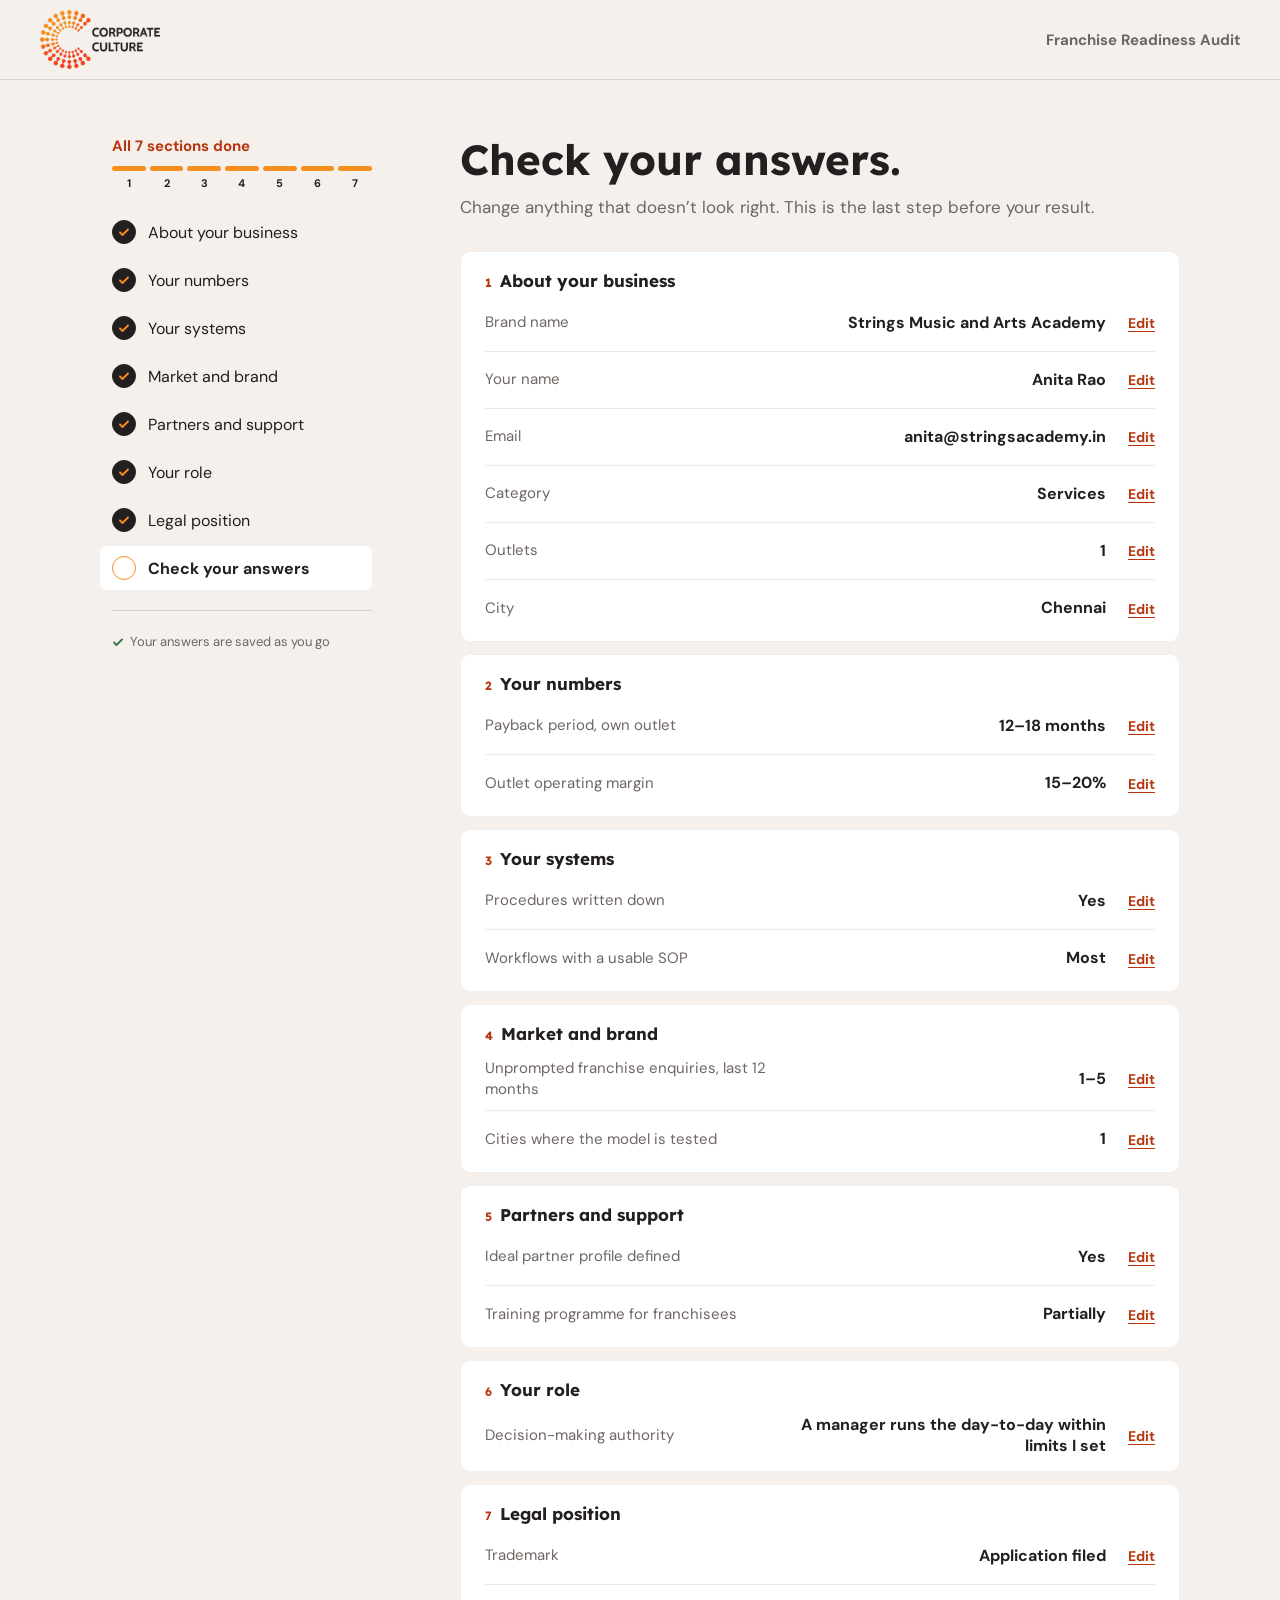
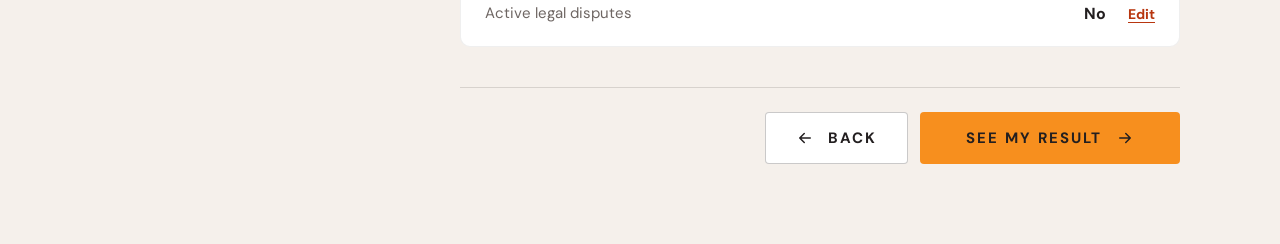
<file: review.html>
<!doctype html>
<html lang="en">
<head>
  <meta charset="utf-8">
  <meta name="viewport" content="width=device-width, initial-scale=1">
  <meta name="theme-color" content="#f5f0eb">
  <title>Check your answers | Franchise Readiness Audit</title>
  <link rel="preconnect" href="https://fonts.googleapis.com">
  <link rel="preconnect" href="https://fonts.gstatic.com" crossorigin>
  <link href="https://fonts.googleapis.com/css2?family=DM+Sans:wght@400;500;600;700&family=Lexend:wght@400;500;600;700&display=swap" rel="stylesheet">
  <link rel="stylesheet" href="audit.css">
  <script src="audit.js" defer></script>
</head>
<body class="is-review">
  <header class="audit-header">
    <a class="brand" href="index.html" aria-label="Corporate Culture home"><img src="assets/logo-colour.png" alt="Corporate Culture"></a>
    <span class="audit-title">Franchise Readiness Audit</span>
  </header>

  <div class="audit-layout">
    <aside class="audit-aside" aria-label="Audit progress">
      <div class="progress-head">
        <p class="progress-section">All 7 sections done</p>
      </div>
      <ol class="progress-bar" aria-hidden="true">
        <li class="is-done">1</li><li class="is-done">2</li><li class="is-done">3</li><li class="is-done">4</li><li class="is-done">5</li><li class="is-done">6</li><li class="is-done">7</li>
      </ol>
      <ol class="step-list">
        <li class="is-done"><a class="step-item" href="audit-1.html"><span class="step-num"><svg viewBox="0 0 12 12" aria-hidden="true"><path d="m2 6.5 2.5 2.5L10 3.5" fill="none" stroke="currentColor" stroke-width="1.8" stroke-linecap="round" stroke-linejoin="round"/></svg></span>About your business</a></li>
        <li class="is-done"><a class="step-item" href="audit-2.html"><span class="step-num"><svg viewBox="0 0 12 12" aria-hidden="true"><path d="m2 6.5 2.5 2.5L10 3.5" fill="none" stroke="currentColor" stroke-width="1.8" stroke-linecap="round" stroke-linejoin="round"/></svg></span>Your numbers</a></li>
        <li class="is-done"><a class="step-item" href="audit-3.html"><span class="step-num"><svg viewBox="0 0 12 12" aria-hidden="true"><path d="m2 6.5 2.5 2.5L10 3.5" fill="none" stroke="currentColor" stroke-width="1.8" stroke-linecap="round" stroke-linejoin="round"/></svg></span>Your systems</a></li>
        <li class="is-done"><a class="step-item" href="audit-4.html"><span class="step-num"><svg viewBox="0 0 12 12" aria-hidden="true"><path d="m2 6.5 2.5 2.5L10 3.5" fill="none" stroke="currentColor" stroke-width="1.8" stroke-linecap="round" stroke-linejoin="round"/></svg></span>Market and brand</a></li>
        <li class="is-done"><a class="step-item" href="audit-5.html"><span class="step-num"><svg viewBox="0 0 12 12" aria-hidden="true"><path d="m2 6.5 2.5 2.5L10 3.5" fill="none" stroke="currentColor" stroke-width="1.8" stroke-linecap="round" stroke-linejoin="round"/></svg></span>Partners and support</a></li>
        <li class="is-done"><a class="step-item" href="audit-6.html"><span class="step-num"><svg viewBox="0 0 12 12" aria-hidden="true"><path d="m2 6.5 2.5 2.5L10 3.5" fill="none" stroke="currentColor" stroke-width="1.8" stroke-linecap="round" stroke-linejoin="round"/></svg></span>Your role</a></li>
        <li class="is-done"><a class="step-item" href="audit-7.html"><span class="step-num"><svg viewBox="0 0 12 12" aria-hidden="true"><path d="m2 6.5 2.5 2.5L10 3.5" fill="none" stroke="currentColor" stroke-width="1.8" stroke-linecap="round" stroke-linejoin="round"/></svg></span>Legal position</a></li>
        <li class="is-current step-review"><a class="step-item" href="review.html" aria-current="step"><span class="step-num"></span>Check your answers</a></li>
      </ol>
      <p class="saved-note"><svg viewBox="0 0 12 12" aria-hidden="true"><path d="m2 6.5 2.5 2.5L10 3.5" fill="none" stroke="currentColor" stroke-width="1.8" stroke-linecap="round" stroke-linejoin="round"/></svg>Your answers are saved as you go</p>
    </aside>

    <main class="audit-main">
      <h1>Check your answers.</h1>
      <p class="audit-intro">Change anything that doesn’t look right. This is the last step before your result.</p>

      <div class="review-list">
          <section class="review-card" aria-labelledby="review-1">
            <h2 id="review-1"><span>1</span>About your business</h2>
            <dl>
              <div class="review-row"><dt>Brand name</dt><dd class="review-value" data-answer="brand">Strings Music and Arts Academy</dd><dd><a class="edit-link" href="audit-1.html" aria-label="Edit brand name">Edit</a></dd></div>
              <div class="review-row"><dt>Your name</dt><dd class="review-value" data-answer="name">Anita Rao</dd><dd><a class="edit-link" href="audit-1.html" aria-label="Edit your name">Edit</a></dd></div>
              <div class="review-row"><dt>Email</dt><dd class="review-value" data-answer="email">anita@stringsacademy.in</dd><dd><a class="edit-link" href="audit-1.html" aria-label="Edit email">Edit</a></dd></div>
              <div class="review-row"><dt>Category</dt><dd class="review-value" data-answer="category">Services</dd><dd><a class="edit-link" href="audit-1.html" aria-label="Edit category">Edit</a></dd></div>
              <div class="review-row"><dt>Outlets</dt><dd class="review-value" data-answer="outlets">1</dd><dd><a class="edit-link" href="audit-1.html" aria-label="Edit outlets">Edit</a></dd></div>
              <div class="review-row"><dt>City</dt><dd class="review-value" data-answer="city">Chennai</dd><dd><a class="edit-link" href="audit-1.html" aria-label="Edit city">Edit</a></dd></div>
            </dl>
          </section>
          <section class="review-card" aria-labelledby="review-2">
            <h2 id="review-2"><span>2</span>Your numbers</h2>
            <dl>
              <div class="review-row"><dt>Payback period, own outlet</dt><dd class="review-value" data-answer="payback">12–18 months</dd><dd><a class="edit-link" href="audit-2.html" aria-label="Edit payback period, own outlet">Edit</a></dd></div>
              <div class="review-row"><dt>Outlet operating margin</dt><dd class="review-value" data-answer="margin">15–20%</dd><dd><a class="edit-link" href="audit-2.html" aria-label="Edit outlet operating margin">Edit</a></dd></div>
            </dl>
          </section>
          <section class="review-card" aria-labelledby="review-3">
            <h2 id="review-3"><span>3</span>Your systems</h2>
            <dl>
              <div class="review-row"><dt>Procedures written down</dt><dd class="review-value" data-answer="documented">Yes</dd><dd><a class="edit-link" href="audit-3.html" aria-label="Edit procedures written down">Edit</a></dd></div>
              <div class="review-row"><dt>Workflows with a usable SOP</dt><dd class="review-value" data-answer="sop">Most</dd><dd><a class="edit-link" href="audit-3.html" aria-label="Edit workflows with a usable sop">Edit</a></dd></div>
            </dl>
          </section>
          <section class="review-card" aria-labelledby="review-4">
            <h2 id="review-4"><span>4</span>Market and brand</h2>
            <dl>
              <div class="review-row"><dt>Unprompted franchise enquiries, last 12 months</dt><dd class="review-value" data-answer="enquiries">1–5</dd><dd><a class="edit-link" href="audit-4.html" aria-label="Edit unprompted franchise enquiries, last 12 months">Edit</a></dd></div>
              <div class="review-row"><dt>Cities where the model is tested</dt><dd class="review-value" data-answer="cities">1</dd><dd><a class="edit-link" href="audit-4.html" aria-label="Edit cities where the model is tested">Edit</a></dd></div>
            </dl>
          </section>
          <section class="review-card" aria-labelledby="review-5">
            <h2 id="review-5"><span>5</span>Partners and support</h2>
            <dl>
              <div class="review-row"><dt>Ideal partner profile defined</dt><dd class="review-value" data-answer="partner_profile">Yes</dd><dd><a class="edit-link" href="audit-5.html" aria-label="Edit ideal partner profile defined">Edit</a></dd></div>
              <div class="review-row"><dt>Training programme for franchisees</dt><dd class="review-value" data-answer="training">Partially</dd><dd><a class="edit-link" href="audit-5.html" aria-label="Edit training programme for franchisees">Edit</a></dd></div>
            </dl>
          </section>
          <section class="review-card" aria-labelledby="review-6">
            <h2 id="review-6"><span>6</span>Your role</h2>
            <dl>
              <div class="review-row"><dt>Decision-making authority</dt><dd class="review-value" data-answer="authority">A manager runs the day-to-day within limits I set</dd><dd><a class="edit-link" href="audit-6.html" aria-label="Edit decision-making authority">Edit</a></dd></div>
            </dl>
          </section>
          <section class="review-card" aria-labelledby="review-7">
            <h2 id="review-7"><span>7</span>Legal position</h2>
            <dl>
              <div class="review-row"><dt>Trademark</dt><dd class="review-value" data-answer="trademark">Application filed</dd><dd><a class="edit-link" href="audit-7.html" aria-label="Edit trademark">Edit</a></dd></div>
              <div class="review-row"><dt>Active legal disputes</dt><dd class="review-value" data-answer="disputes">No</dd><dd><a class="edit-link" href="audit-7.html" aria-label="Edit active legal disputes">Edit</a></dd></div>
            </dl>
          </section>
      </div>

      <div class="audit-actions is-final">
        <a class="btn btn-back" href="audit-7.html"><svg viewBox="0 0 24 24" aria-hidden="true"><path d="M19 12H5m6-6-6 6 6 6" fill="none" stroke="currentColor" stroke-width="2" stroke-linecap="round" stroke-linejoin="round"/></svg>Back</a>
        <a class="btn btn-continue" href="result.html">See my result<svg viewBox="0 0 24 24" aria-hidden="true"><path d="M5 12h14m-6-6 6 6-6 6" fill="none" stroke="currentColor" stroke-width="2" stroke-linecap="round" stroke-linejoin="round"/></svg></a>
      </div>
    </main>
  </div>
</body>
</html>
</file>
<file: styles.css>
:root {
  color-scheme: light;
  --ink: #231f20;
  --muted: #6e6663;
  --body-ink: #554d49;
  --paper: #fff;
  --cream: #f5f0eb;
  --soft: #f0e6d8;
  --peach: #fdeedf;
  --orange: #f78f1e;
  --red: #ef4423;
  --rust: #b8360f;
  --line: rgba(35, 31, 32, .14);
  --display: "Lexend", "DM Sans", sans-serif;
  --body: "DM Sans", sans-serif;
  --mono: "DM Mono", ui-monospace, monospace;
}

* { box-sizing: border-box; }
html { scroll-behavior: smooth; }
body { margin: 0; color: var(--ink); background: var(--paper); font-family: var(--body); font-size: 16px; -webkit-font-smoothing: antialiased; }
img { max-width: 100%; }
a { color: inherit; }
a:focus-visible, button:focus-visible, summary:focus-visible { outline: 2px solid var(--rust); outline-offset: 4px; }
h1, h2, h3, p { overflow-wrap: anywhere; }
h1, h2, h3 { font-family: var(--display); }
.section-shell { width: min(1200px, calc(100% - 64px)); margin-inline: auto; }
.brand { display: inline-flex; align-items: center; line-height: 0; }
.brand img { display: block; width: 150px; height: auto; }

/* Shared type */
.eyebrow { margin: 0 0 10px; color: var(--rust); font-size: 16px; }
.eyebrow-strong { margin: 0 0 12px; color: var(--red); font-size: 14px; font-weight: 700; letter-spacing: 2.4px; text-transform: uppercase; }
.mono-label { margin: 0; font-family: var(--mono); font-size: 10px; letter-spacing: 2.4px; text-transform: uppercase; }
.section-heading { margin-bottom: 46px; }
.section-heading h2, .split-heading h2 { margin: 0; font-size: clamp(30px, 3vw, 42px); font-weight: 700; line-height: 1.1; letter-spacing: -.01em; }

/* Buttons and links */
.button { min-height: 56px; display: inline-flex; align-items: center; justify-content: center; gap: 14px; padding: 0 36px; border: 1px solid transparent; border-radius: 5px; font-size: 15px; font-weight: 700; letter-spacing: 2px; text-decoration: none; text-transform: uppercase; transition: transform .2s ease, filter .2s ease, background .2s ease; }
.button:hover { transform: translateY(-2px); filter: brightness(.97); }
.button svg { width: 20px; height: 20px; flex: none; }
.button-primary { background: var(--orange); color: var(--ink); }
.button-outline { border-color: var(--red); background: var(--paper); color: var(--rust); }
.text-link { color: var(--rust); font-family: var(--mono); font-size: 13px; letter-spacing: 2px; text-decoration: underline; text-underline-offset: 6px; text-transform: uppercase; }
.text-link:hover { color: var(--red); }

/* Hero */
.hero { padding: 12px 0 64px; background: var(--cream); }
.hero .brand img { width: 152px; }
.hero-grid { display: grid; grid-template-columns: minmax(0, 1fr) minmax(300px, 432px); align-items: center; gap: 48px; margin-top: 64px; }
.hero h1 { margin: 0; font-size: 64px; font-weight: 700; line-height: 1.02; letter-spacing: -.02em; }
.hero h1 span { color: var(--red); }
.hero-intro { margin: 40px 0 0; color: var(--body-ink); font-size: 20px; line-height: 1.5; }
.hero-actions { display: flex; flex-wrap: wrap; align-items: center; gap: 32px; margin-top: 46px; }
.hero-visual { justify-self: end; width: 100%; max-width: 432px; animation: hero-in .9s cubic-bezier(.2, .7, .2, 1) .1s both; }
.network { display: block; width: 100%; height: auto; overflow: visible; }
.float { animation: float 5s ease-in-out infinite; }
.float-b { animation-delay: -2.5s; }
.links path { animation: dash 14s linear infinite; }
.hero-copy > * { animation: rise .7s cubic-bezier(.2, .7, .2, 1) both; }
.hero-copy > :nth-child(2) { animation-delay: .08s; }
.hero-copy > :nth-child(3) { animation-delay: .16s; }
@keyframes rise { from { opacity: 0; transform: translateY(18px); } to { opacity: 1; transform: none; } }
@keyframes hero-in { from { opacity: 0; transform: scale(.96); } to { opacity: 1; transform: none; } }
@keyframes float { 0%, 100% { transform: translateY(0); } 50% { transform: translateY(-6px); } }
@keyframes dash { to { stroke-dashoffset: -140; } }

/* What you get */
.results { padding-block: 100px 96px; }
.split-heading { display: grid; grid-template-columns: minmax(0, 1fr) minmax(0, 420px); align-items: end; gap: 40px; margin-bottom: 48px; }
.split-heading > p { margin: 0 0 4px; color: var(--body-ink); font-size: 17px; line-height: 1.7; }
.report { overflow: hidden; border: 1px solid var(--line); border-radius: 8px; background: #fff; }
.report-top { min-height: 54px; display: flex; align-items: center; justify-content: space-between; gap: 16px; padding: 12px 32px; background: var(--cream); color: var(--muted); font-family: var(--mono); font-size: 10px; letter-spacing: 2.4px; text-transform: uppercase; }
.sample-tag { padding: 5px 10px; border: 1px solid rgba(239, 68, 35, .5); border-radius: 999px; color: var(--rust); white-space: nowrap; }
.report-content { display: grid; grid-template-columns: 440px 1fr; }
.score-panel { padding: 36px 40px; border-right: 1px solid var(--line); }
.small-label { margin: 0; color: var(--muted); font-size: 13px; font-weight: 700; letter-spacing: 2px; text-transform: uppercase; }
.score { display: block; margin-top: 10px; color: var(--red); font-family: var(--display); font-size: 70px; line-height: 1.05; white-space: nowrap; }
.score-track { position: relative; height: 9px; margin-top: 24px; border-radius: 10px; background: #ede3d7; }
.score-track span { position: absolute; top: 0; bottom: 0; left: 54%; width: 17%; border-radius: inherit; background: var(--red); }
.score-ends { display: flex; justify-content: space-between; margin-top: 12px; color: var(--muted); font-size: 13px; }
.muted { margin: 28px 0 0; color: var(--muted); font-size: 14px; line-height: 1.6; }
.weak-card { margin-top: 32px; padding: 22px; border-radius: 8px; background: var(--peach); }
.weak-card .mono-label { color: var(--rust); }
.weak-card h3 { margin: 10px 0 8px; font-size: 20px; }
.weak-card p:last-child { margin: 0; color: var(--body-ink); font-size: 15px; line-height: 1.6; }
.areas-list { padding: 8px 26px 10px 40px; }
.area-row { min-height: 70px; display: flex; align-items: center; justify-content: space-between; gap: 16px; border-bottom: 1px solid rgba(35, 31, 32, .09); }
.area-row:last-child { border: 0; }
.area-row > div { display: grid; gap: 3px; }
.area-row strong { font-size: 16px; }
.area-row span { color: var(--muted); font-size: 14px; }
.area-row i { margin-left: 6px; color: var(--rust); font-family: var(--mono); font-size: 10px; font-style: normal; letter-spacing: 1.5px; text-transform: uppercase; }
.area-highlight { margin-inline: -14px; padding-inline: 14px; border: 0; border-radius: 6px; background: var(--peach); }
.badge { padding: 5px 12px; border-radius: 999px; font-size: 13px; white-space: nowrap; }
.average { background: #fcefd2; color: #8a5a00; }
.good { background: #e3f1e6; color: #1e6b34; }
.weak { background: #fbe3dc; color: #b3261e; }
.legal-check { padding: 22px 40px 26px; border-top: 1px solid var(--line); background: var(--cream); }
.legal-title { display: flex; align-items: center; gap: 8px; margin: 0 0 8px; color: #5b514d; font-size: 13px; font-weight: 700; letter-spacing: 2px; text-transform: uppercase; }
.legal-title svg { width: 16px; height: 16px; color: var(--ink); }
.legal-check ul { display: flex; flex-wrap: wrap; gap: 8px 40px; margin: 0; padding: 0; list-style: none; font-size: 16px; }
.legal-mark { margin-right: 9px; font-weight: 700; }
.legal-mark.pending { color: #a86a00; }
.legal-mark.ok { color: #1e6b34; }
.report-caption { margin: 36px 0 0; color: var(--muted); font-size: 16px; }
.feature-row { display: grid; grid-template-columns: repeat(4, minmax(0, 1fr)); margin: 50px 0 0; padding: 0; list-style: none; }
.feature-row li { padding: 6px 28px; border-left: 1px solid var(--line); color: var(--body-ink); font-size: 16px; line-height: 1.55; }
.feature-row li:first-child { padding-left: 0; border-left: 0; }

/* Sample report */
.sample-band { padding-block: 64px; background: var(--cream); }
.sample-inner { display: grid; grid-template-columns: 124px minmax(0, 1fr) auto; align-items: center; gap: 48px; padding: 38px 44px 42px 50px; border: 1px solid rgba(35, 31, 32, .08); border-radius: 10px; background: #fff; }
.document-art { width: 124px; height: auto; }
.sample-copy .eyebrow { margin-bottom: 8px; }
.sample-copy h2 { max-width: 420px; margin: 0; font-size: 28px; line-height: 1.15; }
.sample-copy p:last-child { max-width: 560px; margin: 14px 0 0; color: var(--body-ink); line-height: 1.65; }
.sample-action { display: grid; justify-items: center; gap: 14px; }
.sample-action .button { width: 300px; min-height: 62px; justify-content: space-between; padding: 0 28px; text-align: left; line-height: 1.1; }
.sample-action p { margin: 0; color: var(--muted); font-size: 14px; line-height: 1.5; text-align: center; }

/* How it works */
.steps { padding-block: 96px; }
.step-grid { display: grid; grid-template-columns: repeat(3, 1fr); gap: 56px; margin: 0; padding: 0; list-style: none; }
.step-card { padding-top: 22px; border-top: 1px solid var(--line); }
.step-number { color: var(--red); font-family: var(--display); font-size: 40px; font-weight: 300; line-height: 1; }
.step-card h3 { margin: 18px 0 14px; font-size: 20px; }
.step-card p { max-width: 340px; margin: 0; color: var(--body-ink); line-height: 1.7; }

/* Auditor */
.auditor-band { padding-block: 88px; background: var(--cream); }
.auditor { display: grid; grid-template-columns: 400px 1fr; align-items: start; gap: 72px; }
.auditor-photo { width: 100%; height: 530px; border-radius: 8px; object-fit: cover; object-position: center 20%; }
.auditor-copy { padding-top: 34px; }
.auditor-copy h2 { margin: 0; font-size: 54px; line-height: 1.05; }
.role { margin: 14px 0 34px; color: var(--muted); font-size: 18px; }
.metrics { display: grid; grid-template-columns: repeat(4, max-content); justify-content: space-between; gap: 24px; padding-bottom: 32px; border-bottom: 1px solid var(--line); }
.metrics div { display: grid; gap: 10px; }
.metrics strong { color: var(--red); font-family: var(--display); font-size: 42px; line-height: 1; white-space: nowrap; }
.metrics span { max-width: 140px; color: #5b514d; font-size: 13px; font-weight: 700; line-height: 1.45; letter-spacing: 2px; text-transform: uppercase; }
.auditor-bio { max-width: 640px; margin: 30px 0 0; padding-left: 36px; color: var(--body-ink); font-size: 18px; line-height: 1.75; }

/* FAQ */
.faq { padding-block: 96px 120px; }
.faq .section-heading { margin-bottom: 40px; }
.faq-grid { display: grid; grid-template-columns: repeat(2, minmax(0, 1fr)); column-gap: 80px; align-items: start; }
.faq-item { padding: 38px 0 40px; border-top: 1px solid var(--line); }
.faq-item summary { display: flex; align-items: center; justify-content: space-between; gap: 16px; font-family: var(--display); font-size: 20px; font-weight: 700; line-height: 1.35; list-style: none; cursor: default; }
.faq-item summary::-webkit-details-marker { display: none; }
.faq-item summary::after { content: ""; display: none; }
.faq-body p, .area-defs { margin: 14px 0 0; color: var(--body-ink); font-size: 17px; line-height: 1.75; }
.area-defs { padding: 0; list-style: none; }
.area-defs li + li { margin-top: 6px; }
.area-defs b { color: var(--ink); }

/* Closing */
.closing { padding-block: 88px 92px; border-top: 1px solid var(--line); background: var(--cream); }
.closing-inner { display: flex; align-items: flex-start; justify-content: space-between; gap: 48px; }
.closing h2 { max-width: 560px; margin: 0; font-size: 52px; font-weight: 700; line-height: 1.02; letter-spacing: -.015em; }
.closing h2 span { color: var(--red); }
.closing-inner p { max-width: 560px; margin: 26px 0 0; color: var(--body-ink); font-size: 19px; line-height: 1.6; }
.closing-actions { display: grid; justify-items: start; gap: 18px; padding-top: 32px; }
.closing-actions .button { min-width: 262px; }

/* Footer */
.site-footer { padding-block: 56px 50px; background: var(--ink); color: rgba(255, 255, 255, .78); }
.footer-top { display: grid; grid-template-columns: 1fr auto auto; gap: 64px; padding-bottom: 56px; border-bottom: 1px solid rgba(255, 255, 255, .14); }
.site-footer .brand img { width: 92px; }
.footer-brand p { margin: 20px 0 0; font-size: 18px; }
.footer-col { display: grid; align-content: start; gap: 10px; font-size: 16px; }
.footer-col a { color: #fff; text-decoration: none; }
.footer-col a:hover { text-decoration: underline; }
.footer-label { margin: 0 0 6px; color: rgba(255, 255, 255, .6); font-size: 13px; font-weight: 700; letter-spacing: 2px; text-transform: uppercase; }
.site-footer address { font-style: normal; line-height: 1.55; }
.footer-bottom { display: flex; align-items: center; justify-content: space-between; gap: 24px; padding-top: 28px; font-size: 15px; }
.footer-bottom nav { display: flex; flex-wrap: wrap; gap: 12px 24px; }
.footer-bottom a { color: rgba(255, 255, 255, .78); text-decoration: none; }
.footer-bottom a:hover { color: #fff; }
.footer-bottom p { margin: 0; color: rgba(255, 255, 255, .62); }

/* Back to top, reveal, page leave */
.back-to-top { position: fixed; z-index: 5; right: 24px; bottom: 24px; width: 46px; height: 46px; display: grid; place-items: center; border: 0; border-radius: 50%; background: var(--orange); color: var(--ink); box-shadow: 0 5px 20px rgba(35, 31, 32, .2); cursor: pointer; opacity: 0; visibility: hidden; transform: translateY(8px); transition: opacity .2s ease, visibility .2s ease, transform .2s ease; }
.back-to-top.is-visible { opacity: 1; visibility: visible; transform: translateY(0); }
.back-to-top svg { width: 21px; height: 21px; }
.reveal { opacity: 0; transform: translateY(22px); transition: opacity .65s ease, transform .65s cubic-bezier(.2, .7, .2, 1); }
.reveal.is-visible { opacity: 1; transform: translateY(0); }
.step-card:nth-child(2) { transition-delay: .1s; }
.step-card:nth-child(3) { transition-delay: .2s; }
main, .site-footer { transition: opacity .26s ease, transform .26s ease; }
body.is-leaving main, body.is-leaving .site-footer { opacity: 0; transform: translateY(-10px); }

@media (max-width: 1080px) {
  .hero h1 { font-size: 54px; }
  .report-content { grid-template-columns: 360px 1fr; }
  .score-panel { padding: 30px; }
  .areas-list { padding-left: 30px; }
  .auditor { grid-template-columns: 320px 1fr; gap: 48px; }
  .auditor-photo { height: 460px; }
  .metrics { grid-template-columns: repeat(2, max-content); justify-content: start; column-gap: 48px; }
  .sample-inner { grid-template-columns: 100px minmax(0, 1fr); }
  .document-art { width: 100px; }
  .sample-action { grid-column: 2; justify-items: start; }
  .sample-action p { text-align: left; }
}

@media (max-width: 760px) {
  .section-shell { width: calc(100% - 40px); }
  .eyebrow { font-size: 15px; margin-bottom: 6px; }

  /* Hero, sized to the 390 design */
  .hero { padding: 10px 0 48px; }
  .hero .brand img { width: 116px; }
  .hero-grid { grid-template-columns: 1fr; gap: 54px; margin-top: 38px; }
  .hero h1 { font-size: 42px; line-height: 1.03; }
  .hero h1 br { display: none; }
  .hero-intro { margin-top: 24px; font-size: 18px; line-height: 1.65; }
  .hero-actions { flex-direction: column; align-items: stretch; gap: 26px; margin-top: 30px; text-align: center; }
  .hero-actions .button { width: 100%; }
  .hero-actions .text-link, .closing-actions .text-link { justify-self: center; align-self: center; }
  .hero-visual { justify-self: center; max-width: 330px; }

  .results { padding-block: 64px 48px; }
  .split-heading { grid-template-columns: 1fr; gap: 12px; margin-bottom: 28px; }
  .split-heading h2, .section-heading h2 { font-size: 30px; }
  .split-heading > p { font-size: 17px; }
  .report-top { flex-direction: column; align-items: flex-start; gap: 10px; padding: 16px 20px; }
  .report-content { grid-template-columns: 1fr; }
  .score-panel { padding: 26px 20px 30px; border-right: 0; border-bottom: 1px solid var(--line); }
  .score { font-size: 56px; }
  .muted { margin-top: 20px; }
  .weak-card { margin-top: 26px; }
  .areas-list { padding: 4px 20px 8px; }
  .area-row { min-height: 88px; gap: 10px; }
  .area-row span { font-size: 14px; }
  .area-highlight { margin-inline: -14px; }
  .badge { font-size: 13px; }
  .legal-check { padding: 18px 20px 20px; }
  .legal-check ul { flex-direction: column; gap: 6px; }
  .report-caption { margin-top: 28px; line-height: 1.6; }
  .feature-row { grid-template-columns: 1fr; margin-top: 36px; }
  .feature-row li { padding: 12px 0; border-left: 0; border-top: 1px solid var(--line); }
  .feature-row li:first-child { padding-top: 12px; }

  .sample-band { padding-block: 48px; }
  .sample-inner { grid-template-columns: 1fr; gap: 26px; padding: 30px 20px; }
  .document-art { width: 96px; }
  .sample-copy h2 { font-size: 24px; }
  .sample-action { grid-column: auto; justify-items: stretch; }
  .sample-action .button { width: 100%; }
  .sample-action p { text-align: center; }

  .steps { padding-block: 64px; }
  .section-heading { margin-bottom: 36px; }
  .step-grid { grid-template-columns: 1fr; gap: 38px; }
  .step-card { padding-top: 24px; }
  .step-card h3 { margin: 14px 0 12px; }

  .auditor-band { padding-block: 64px 80px; }
  .auditor { grid-template-columns: 1fr; gap: 40px; }
  .auditor-photo { height: 580px; }
  .auditor-copy { padding-top: 0; }
  .auditor-copy h2 { font-size: 42px; }
  .role { margin: 10px 0 30px; }
  .metrics { grid-template-columns: repeat(2, minmax(0, 1fr)); gap: 30px 16px; }
  .metrics strong { font-size: 34px; }
  .auditor-bio { padding-left: 18px; }

  /* FAQ becomes an accordion */
  .faq { padding-block: 64px; }
  .faq-grid { grid-template-columns: 1fr; border-bottom: 1px solid var(--line); }
  .faq-item { padding: 22px 0; }
  .faq-item summary { font-size: 18px; cursor: pointer; }
  .faq-item summary::after { content: "+"; width: 28px; height: 28px; flex: none; display: grid; place-items: center; border: 1px solid var(--ink); border-radius: 50%; font-family: var(--body); font-size: 20px; font-weight: 400; line-height: 1; }
  .faq-item[open] summary::after { content: "–"; }
  .faq-body p, .area-defs { font-size: 16px; }

  .closing { padding-block: 64px; }
  .closing-inner { flex-direction: column; gap: 0; }
  .closing h2 { font-size: 34px; }
  .closing-inner p { margin-top: 18px; font-size: 18px; }
  .closing-actions { width: 100%; justify-items: stretch; gap: 26px; padding-top: 30px; text-align: center; }

  .site-footer { padding-block: 44px 40px; }
  .footer-top { grid-template-columns: 1fr; gap: 34px; padding-bottom: 36px; }
  .footer-bottom { flex-direction: column; align-items: flex-start; gap: 22px; }
  .footer-bottom nav { gap: 18px 24px; }
  .back-to-top { right: 16px; bottom: 16px; width: 42px; height: 42px; }
}

@media (prefers-reduced-motion: reduce) {
  *, *::before, *::after { scroll-behavior: auto !important; animation: none !important; transition-duration: .01ms !important; }
  .reveal { opacity: 1; transform: none; }
}
</file>
<file: audit.css>
:root {
  color-scheme: light;
  --ink: #231f20;
  --muted: #6e6663;
  --paper: #fff;
  --cream: #f5f0eb;
  --soft: #f0e6d8;
  --track: #e8dfd3;
  --orange: #f78f1e;
  --red: #ef4423;
  --rust: #b8360f;
  --green: #2f7a45;
  --line: rgba(35, 31, 32, .14);
  --field: rgba(35, 31, 32, .24);
  --display: "Lexend", "DM Sans", sans-serif;
  --body: "DM Sans", sans-serif;
}

* { box-sizing: border-box; }
body { margin: 0; min-height: 100vh; color: var(--ink); background: var(--cream); font-family: var(--body); font-size: 16px; -webkit-font-smoothing: antialiased; }
img { max-width: 100%; }
a { color: inherit; }
a:focus-visible, button:focus-visible { outline: 2px solid var(--rust); outline-offset: 3px; }
h1, h2, p { overflow-wrap: anywhere; }
.visually-hidden { position: absolute; width: 1px; height: 1px; overflow: hidden; clip: rect(0 0 0 0); white-space: nowrap; }

/* Header */
.audit-header { height: 80px; padding: 0 max(32px, calc((100vw - 1200px) / 2)); display: flex; align-items: center; justify-content: space-between; border-bottom: 1px solid var(--line); }
.brand { display: inline-flex; line-height: 0; }
.brand img { width: 120px; height: auto; }
.audit-title { color: var(--muted); font-size: 15px; font-weight: 700; }

/* Layout */
.audit-layout { width: min(1080px, calc(100% - 64px)); margin-inline: auto; padding-block: 56px 80px; display: grid; grid-template-columns: 272px minmax(0, 720px); justify-content: space-between; gap: 64px; }

/* Sidebar */
.audit-aside { position: sticky; top: 32px; align-self: start; padding-inline: 12px 0; }
.progress-head { display: flex; align-items: baseline; justify-content: space-between; gap: 12px; }
.progress-section { margin: 0; color: var(--rust); font-size: 15px; font-weight: 700; }
.progress-section .section-name { color: var(--ink); }
.progress-time { margin: 0; color: var(--muted); font-size: 13px; }
.progress-bar { display: grid; grid-template-columns: repeat(7, 1fr); gap: 4px; margin: 10px 0 0; padding: 0; list-style: none; }
.progress-bar li { display: grid; gap: 5px; justify-items: center; color: var(--muted); font-size: 11px; font-weight: 700; }
.progress-bar li::before { content: ""; width: 100%; height: 5px; border-radius: 3px; background: var(--track); }
.progress-bar .is-done::before, .progress-bar .is-current::before { background: var(--orange); }
.progress-bar .is-done { color: var(--ink); }
.progress-bar .is-current { color: var(--rust); }

.step-list { display: grid; gap: 4px; margin: 20px 0 0 -12px; padding: 0; list-style: none; }
.step-item { min-height: 44px; display: flex; align-items: center; gap: 12px; padding: 0 12px; border-radius: 6px; color: var(--muted); font-size: 16px; text-decoration: none; transition: background .15s ease, color .15s ease; }
a.step-item:hover { background: rgba(255, 255, 255, .6); color: var(--ink); }
.step-num svg { width: 12px; height: 12px; }
.step-num { width: 24px; height: 24px; flex: none; display: grid; place-items: center; border: 1.5px solid var(--field); border-radius: 50%; font-size: 12px; font-weight: 700; }
.step-list .is-current > * { background: var(--paper); color: var(--ink); font-weight: 700; }
.step-list .is-current .step-num { border-color: var(--orange); color: var(--ink); }
.step-list .is-done > * { color: var(--ink); }
.step-list .is-done .step-num { border-color: var(--ink); background: var(--ink); color: var(--orange); }
.saved-note { display: flex; align-items: center; gap: 6px; margin: 20px 0 0; padding-top: 22px; border-top: 1px solid var(--line); color: var(--muted); font-size: 13px; }
.saved-note svg { width: 12px; height: 12px; color: var(--green); }

/* Main */
.audit-main h1 { margin: 0; font-family: var(--display); font-size: clamp(32px, 3.4vw, 42px); font-weight: 700; line-height: 1.15; }
.audit-intro { margin: 10px 0 30px; color: var(--muted); font-size: 17px; line-height: 1.55; }
.audit-card { padding: 24px; border: 1px solid rgba(35, 31, 32, .07); border-radius: 10px; background: var(--paper); }

.field-grid { display: grid; grid-template-columns: repeat(2, minmax(0, 1fr)); gap: 20px; }
.field { display: grid; gap: 8px; margin: 0 0 22px; padding: 0; border: 0; min-width: 0; }
.field:last-child { margin-bottom: 0; }
.field-grid .field { margin-bottom: 22px; }
.field label, .field legend { padding: 0; font-size: 16px; font-weight: 700; }
.field-hint { margin: -4px 0 4px; color: var(--muted); font-size: 15px; font-weight: 700; line-height: 1.45; }
.input, .select { width: 100%; height: 52px; padding: 0 16px; border: 1px solid var(--field); border-radius: 4px; background: var(--paper); color: var(--ink); font: inherit; font-size: 16px; transition: border-color .15s ease, box-shadow .15s ease; }
.input::placeholder { color: #a39b97; }
.input:focus, .select:focus { border-color: var(--orange); outline: 0; box-shadow: 0 0 0 3px rgba(247, 143, 30, .22); }
.input[aria-invalid="true"] { border-color: var(--red); }
.field-error { margin: 0; color: var(--rust); font-size: 13px; }
.field-error:empty { display: none; }
.select-wrap { position: relative; }
.select { appearance: none; padding-right: 48px; cursor: pointer; }
.select-wrap svg { position: absolute; top: 50%; right: 16px; width: 18px; height: 18px; transform: translateY(-50%); pointer-events: none; }

/* Segmented choice (radio) */
.segmented { display: grid; grid-template-columns: repeat(4, minmax(0, 1fr)); gap: 8px; }
.segmented input { position: absolute; opacity: 0; pointer-events: none; }
.segmented label { height: 52px; display: grid; place-items: center; border: 1px solid var(--field); border-radius: 4px; background: var(--paper); font-size: 16px; font-weight: 700; cursor: pointer; transition: background .15s ease, border-color .15s ease; }
.segmented label:hover { border-color: var(--orange); }
.segmented input:checked + label { border-color: var(--orange); background: var(--orange); }
.segmented input:focus-visible + label { outline: 2px solid var(--rust); outline-offset: 3px; }
.segmented-3 { grid-template-columns: repeat(3, minmax(0, 1fr)); }

/* Question cards */
.question-list { display: grid; gap: 28px; }
.question-card { margin: 0; padding: 24px; border: 1px solid rgba(35, 31, 32, .07); border-radius: 10px; background: var(--paper); min-width: 0; }
.question-card legend { float: left; width: 100%; margin: 0 0 16px; padding: 0; font-family: var(--display); font-size: 20px; font-weight: 700; line-height: 1.4; }
.question-card legend + * { clear: both; }
.question-card .field-error { margin-top: 10px; }

/* Option rows (radio) */
.options { display: grid; gap: 8px; }
.option input { position: absolute; opacity: 0; pointer-events: none; }
.option label { min-height: 52px; display: flex; align-items: center; justify-content: space-between; gap: 16px; padding: 12px 14px; border: 1px solid var(--field); border-radius: 4px; background: var(--paper); font-size: 16px; cursor: pointer; transition: background .15s ease, border-color .15s ease; }
.option label:hover { border-color: var(--orange); }
.option-mark { width: 22px; height: 22px; flex: none; display: grid; place-items: center; border: 1.5px solid var(--field); border-radius: 50%; background: var(--paper); color: var(--orange); transition: background .15s ease, border-color .15s ease; }
.option-mark svg { width: 11px; height: 11px; opacity: 0; }
.option input:checked + label { border-color: var(--orange); background: var(--orange); }
.option input:checked + label .option-mark { border-color: var(--ink); background: var(--ink); }
.option input:checked + label .option-mark svg { opacity: 1; }
.option input:focus-visible + label { outline: 2px solid var(--rust); outline-offset: 3px; }

.segmented-2 { grid-template-columns: repeat(2, minmax(0, 1fr)); }

/* Single question without a card, answered with long-form option cards */
.question-plain { margin: 0; padding: 0; border: 0; min-width: 0; }
.question-plain legend { float: left; width: 100%; margin: 0 0 16px; padding: 0; font-family: var(--display); font-size: 20px; font-weight: 700; line-height: 1.4; }
.question-plain legend + * { clear: both; }
.options-large { gap: 12px; }
.options-large .option label { min-height: 96px; align-items: flex-start; padding: 22px 16px 22px 20px; border-radius: 6px; line-height: 1.6; }
.options-large .option-mark { margin-top: 2px; opacity: 0; transition: opacity .15s ease; }
.options-large .option input:checked + label .option-mark { opacity: 1; }

/* Notice banner */
.notice { display: flex; align-items: flex-start; gap: 12px; margin: 0; padding: 16px 18px; border-radius: 8px; background: #fef1e3; font-size: 16px; line-height: 1.5; }
.notice svg { width: 18px; height: 18px; flex: none; margin-top: 2px; color: var(--rust); }

/* Review */
.step-list .step-review .step-num { border-color: var(--orange); }
.review-list { display: grid; gap: 12px; }
.review-card { padding: 18px 24px 4px; border: 1px solid rgba(35, 31, 32, .07); border-radius: 10px; background: var(--paper); }
.review-card h2 { display: flex; align-items: baseline; gap: 8px; margin: 0 0 4px; font-family: var(--display); font-size: 17px; font-weight: 700; }
.review-card h2 span { color: var(--rust); font-size: 12px; }
.review-card dl { margin: 0; }
.review-row { min-height: 57px; display: grid; grid-template-columns: minmax(0, 1fr) minmax(0, auto) auto; align-items: center; gap: 22px; padding: 10px 0; border-bottom: 1px solid rgba(35, 31, 32, .09); }
.review-row:last-child { border-bottom: 0; }
.review-row dt { max-width: 300px; color: var(--muted); font-size: 15px; line-height: 1.4; }
.review-row dd { margin: 0; }
.review-value { max-width: 320px; font-weight: 700; line-height: 1.35; text-align: right; overflow-wrap: anywhere; }
.edit-link { color: var(--rust); font-size: 14px; font-weight: 700; text-underline-offset: 3px; }
.edit-link:hover { color: var(--red); }
.audit-actions.is-final { justify-content: flex-end; }

/* Page transitions */
@keyframes rise-in { from { opacity: 0; transform: translateY(14px); } to { opacity: 1; transform: none; } }
@keyframes fade-in { from { opacity: 0; } to { opacity: 1; } }
@keyframes fill-in { from { transform: scaleX(0); } to { transform: scaleX(1); } }
.audit-aside { animation: fade-in .45s ease both; }
.audit-main { animation: rise-in .55s cubic-bezier(.2, .7, .2, 1) .05s both; }
.progress-bar .is-current::before { transform-origin: left; animation: fill-in .6s cubic-bezier(.2, .7, .2, 1) .25s both; }
.audit-layout { transition: opacity .2s ease, transform .2s ease; }
body.is-leaving .audit-layout { opacity: 0; transform: translateY(-8px); }

/* Action bar */
.audit-actions { display: flex; align-items: center; gap: 12px; margin-top: 40px; padding-top: 24px; border-top: 1px solid var(--line); }
.actions-status { margin: 0 auto 0 0; color: var(--muted); font-size: 15px; }
.actions-status.is-pending { color: var(--rust); }
.actions-saved { display: none; }
.btn { min-height: 52px; display: inline-flex; align-items: center; justify-content: center; gap: 14px; padding: 0 30px; border: 1px solid transparent; border-radius: 4px; color: var(--ink); font: inherit; font-size: 15px; font-weight: 700; letter-spacing: 2px; text-decoration: none; text-transform: uppercase; cursor: pointer; transition: transform .2s ease, filter .2s ease; }
.btn:hover { transform: translateY(-1px); filter: brightness(.97); }
.btn svg { width: 18px; height: 18px; flex: none; }
.btn-back { min-width: 140px; border-color: var(--field); background: var(--paper); }
.btn-continue { min-width: 260px; background: var(--orange); }

@media (max-width: 960px) {
  .audit-layout { grid-template-columns: 220px minmax(0, 1fr); gap: 40px; }
  .step-list li { font-size: 15px; }
  .btn-continue { min-width: 0; flex: 1 1 auto; }
}

@media (max-width: 760px) {
  body { padding-bottom: 150px; }
  .audit-header { height: 64px; padding-inline: 20px; }
  .brand img { width: 92px; }
  .audit-title { font-size: 13px; }
  .audit-layout { width: calc(100% - 40px); grid-template-columns: 1fr; gap: 26px; padding-block: 18px 32px; }
  .audit-aside { position: static; padding: 0; }
  .progress-head { display: block; }
  .progress-time { margin-top: 2px; }
  .step-list, .audit-aside .saved-note { display: none; }
  .audit-intro { margin-bottom: 26px; }
  .audit-card, .question-card { padding: 20px 16px; }
  .question-card legend, .question-plain legend { font-size: 18px; }
  .options-large .option label { padding: 20px; }
  .notice { font-size: 15px; }
  .question-list { gap: 24px; }
  .field-grid { grid-template-columns: 1fr; gap: 0; }
  .audit-actions { position: fixed; z-index: 10; inset: auto 0 0; flex-wrap: wrap; justify-content: center; gap: 10px 10px; margin: 0; padding: 14px 20px calc(12px + env(safe-area-inset-bottom)); border-top: 1px solid var(--line); background: var(--paper); box-shadow: 0 -6px 20px rgba(35, 31, 32, .06); }
  .actions-status { flex-basis: 100%; margin: 0; font-size: 13px; text-align: center; }
  .btn { min-height: 52px; padding: 0 18px; font-size: 14px; }
  .btn-back { min-width: 112px; }
  .btn-continue { flex: 1; }
  .actions-saved { display: flex; flex-basis: 100%; justify-content: center; margin: 0; padding: 0; border: 0; font-size: 12px; }
  body.is-review { padding-bottom: 110px; }
  .is-review .audit-aside { display: none; }
  .is-review .audit-layout { padding-top: 28px; }
  .review-card { padding: 16px 16px 4px; }
  .review-row { grid-template-columns: minmax(0, 1fr) minmax(0, 1.1fr) auto; gap: 14px; }
  .review-row dt { font-size: 14px; }
  .audit-actions.is-final { flex-wrap: nowrap; padding-block: 22px calc(16px + env(safe-area-inset-bottom)); }
}

@media (min-width: 761px) { .progress-section .section-name { display: none; } }

@media (prefers-reduced-motion: reduce) {
  *, *::before, *::after { transition-duration: .01ms !important; animation: none !important; }
}
</file>
<file: result.css>
/* Result page. Builds on audit.css (tokens, header, buttons, transitions). */
:root { --mono: "DM Mono", ui-monospace, monospace; --peach: #fdeedf; --good-bg: #e3f1e6; --good: #1e6b34; --avg-bg: #fcefd2; --avg: #8a5a00; --weak-bg: #fbe3dc; --weak: #b3261e; --amber: #e9a23b; }

html { scroll-behavior: smooth; }
#exact, #compare { scroll-margin-top: 24px; }

.result-shell { width: min(1200px, calc(100% - 64px)); margin-inline: auto; padding-block: 56px 72px; animation: rise-in .55s cubic-bezier(.2, .7, .2, 1) both; transition: opacity .2s ease, transform .2s ease; }
body.is-leaving .result-shell { opacity: 0; transform: translateY(-8px); }
.mono-label { margin: 0; color: var(--muted); font-family: var(--mono); font-size: 11px; letter-spacing: 2.5px; text-transform: uppercase; }

/* Top */
.result-top h1 { margin: 10px 0 6px; font-family: var(--display); font-size: clamp(34px, 4.2vw, 50px); font-weight: 700; line-height: 1.12; }
.result-meta { margin: 0; color: var(--muted); font-size: 18px; }
.sent-note { display: inline-flex; align-items: flex-start; gap: 10px; margin: 18px 0 0; padding: 10px 14px; border-radius: 4px; background: var(--good-bg); color: #24452e; font-size: 15px; line-height: 1.5; }
.sent-note svg { width: 13px; height: 13px; flex: none; margin-top: 5px; color: var(--good); }

.result-grid { display: grid; grid-template-columns: 420px minmax(0, 700px); justify-content: space-between; gap: 64px; margin-top: 40px; }

/* Score card */
.score-card { position: sticky; top: 24px; align-self: start; padding: 28px; border: 1px solid rgba(35, 31, 32, .07); border-radius: 10px; background: var(--paper); }
.score-head { display: flex; align-items: center; justify-content: space-between; gap: 12px; }
.score-head .mono-label { color: #4c4542; font-family: var(--body); font-weight: 700; font-size: 13px; letter-spacing: 2px; }
.stage-badge { padding: 7px 9px; border-radius: 3px; background: var(--orange); font-size: 12px; font-weight: 700; letter-spacing: 1.3px; line-height: 1.25; text-align: right; text-transform: uppercase; }
.score-range { display: block; margin: 18px 0 26px; color: var(--red); font-family: var(--display); font-size: 76px; font-weight: 700; line-height: 1; white-space: nowrap; }
.range-track { position: relative; height: 12px; border-radius: 10px; background: #efe5da; }
.range-track span { position: absolute; top: 0; bottom: 0; left: 56%; width: 17%; border-radius: inherit; background: var(--red); transform-origin: left; animation: fill-in .8s cubic-bezier(.2, .7, .2, 1) .35s both; }
.range-ends { display: flex; justify-content: space-between; margin-top: 10px; color: var(--muted); font-size: 13px; }
.score-card > p { margin: 18px 0 0; padding-top: 22px; border-top: 1px solid var(--line); color: #4c4542; font-size: 16px; line-height: 1.6; }
.score-link { display: inline-block; margin-top: 24px; color: var(--rust); font-size: 15px; font-weight: 700; text-underline-offset: 4px; }

/* Content sections */
.result-section { margin-bottom: 56px; }
.result-section > h2 { margin: 0 0 16px; padding-bottom: 14px; border-bottom: 1px solid var(--line); font-family: var(--display); font-size: 29px; font-weight: 700; line-height: 1.25; }
.result-content p { line-height: 1.65; }
.dot-list { display: grid; gap: 12px; margin: 0; padding: 0; list-style: none; font-size: 18px; line-height: 1.5; color: #3b3533; }
.dot-list li { position: relative; padding-left: 18px; }
.dot-list li::before { content: ""; position: absolute; left: 1px; top: .65em; width: 5px; height: 5px; border-radius: 50%; background: #a39b97; }
.dot-list b, .disc-list b { color: var(--ink); }
.numbered h3 { margin: 18px 0 6px; font-size: 18px; font-weight: 700; }
.numbered h3:first-child { margin-top: 0; }
.numbered p { margin: 0; color: #554d49; font-size: 17px; }
.section-lead { margin: 0 0 16px; color: #554d49; font-size: 16px; }

/* Area table */
.area-table { overflow: hidden; border: 1px solid rgba(35, 31, 32, .08); border-radius: 10px; background: var(--paper); }
.area-row { display: grid; grid-template-columns: 190px minmax(0, 1fr) auto; align-items: center; gap: 16px; min-height: 54px; padding: 10px 20px; border-top: 1px solid rgba(35, 31, 32, .08); }
.area-row:first-child { border-top: 0; }
.area-head { min-height: 34px; background: #faf7f3; }
.area-head span { color: var(--muted); font-family: var(--mono); font-size: 10px; letter-spacing: 2px; text-transform: uppercase; }
.area-head span:last-child { text-align: right; }
.area-row strong { font-size: 17px; }
.area-row > span:not(.status) { color: var(--muted); font-size: 15px; }
.status { justify-self: end; display: inline-flex; align-items: center; gap: 7px; padding: 5px 12px; border-radius: 999px; font-size: 13px; font-weight: 700; white-space: nowrap; }
.status-good { background: var(--good-bg); color: var(--good); }
.status-average { background: var(--avg-bg); color: var(--avg); }
.status-weak { background: var(--weak-bg); color: var(--weak); }

/* Note cards */
.note-list { display: grid; gap: 10px; }
.note { padding: 14px 18px 16px; border: 1px solid rgba(35, 31, 32, .08); border-left: 3px solid var(--green); border-radius: 6px; background: var(--paper); }
.note .mono-label { margin-bottom: 8px; font-size: 10px; color: var(--good); }
.note p:last-child { margin: 0; color: #3b3533; font-size: 16px; line-height: 1.6; }
.note-milestone { border-left-color: var(--amber); }
.note-milestone .mono-label { color: #a86a00; }
.note-watch { border-left-color: var(--orange); }
.note-watch .mono-label { color: var(--rust); }

/* Nutshell */
.nutshell { margin: 0; padding: 22px 30px 22px 34px; border-radius: 8px; background: #ece7e1; font-size: 18px; line-height: 1.5; }
.nutshell li + li { margin-top: 10px; }

/* Report prompt */
.report-prompt { display: flex; align-items: center; justify-content: space-between; gap: 24px; margin-top: 24px; padding: 20px 18px; border: 1px solid rgba(35, 31, 32, .08); border-radius: 10px; background: var(--paper); }
.report-prompt p { max-width: 330px; margin: 0; color: #4c4542; font-size: 15px; line-height: 1.55; }
.report-prompt b { color: var(--ink); }
.btn-outline { min-height: 44px; padding: 0 18px; border-color: var(--ink); background: var(--paper); font-size: 13px; white-space: nowrap; }

/* Ladder */
.ladder { overflow: hidden; border: 1px solid rgba(35, 31, 32, .08); border-radius: 10px; background: var(--paper); }
.ladder-row { display: grid; grid-template-columns: 194px minmax(0, 1fr); gap: 20px; padding: 20px; border-top: 1px solid rgba(35, 31, 32, .08); border-left: 3px solid transparent; }
.ladder-row:first-child { border-top: 0; }
.ladder-row h3 { margin: 0; color: #5b514d; font-size: 16px; font-weight: 700; }
.ladder-row p { margin: 0; color: var(--muted); font-size: 15px; line-height: 1.55; }
.ladder-row.is-yours { border-left-color: var(--orange); background: var(--peach); }
.ladder-row.is-yours h3 { color: var(--ink); }
.ladder-row.is-yours p { color: #3b3533; }
.ladder-row .mono-label { margin-bottom: 5px; color: var(--rust); font-size: 10px; }
.caption { margin: 14px 0 0; color: var(--muted); font-size: 14px; line-height: 1.6; }

/* Do now */
.do-now { padding: 24px 26px; border-left: 3px solid var(--amber); border-radius: 8px; background: #fdf3e7; color: #3b3533; font-size: 16px; }
.do-now p { margin: 0; }
.do-now p + p { margin-top: 12px; }

/* Dark result card */
.dark-card { padding: 30px 32px; border-radius: 10px; background: var(--ink); color: #fff; }
.dark-card .mono-label { color: rgba(255, 255, 255, .62); font-size: 10px; }
.dark-card strong.range { display: block; margin: 10px 0 18px; color: var(--orange); font-family: var(--display); font-size: 56px; line-height: 1; }
.dark-card .range-track { height: 9px; background: #4a4446; }
.dark-card .range-track span { background: var(--orange); }
.dark-card p { margin: 18px 0 0; color: rgba(255, 255, 255, .85); font-size: 17px; line-height: 1.6; }
.dark-card p b { color: #fff; }

/* Compare table */
.compare { width: 100%; margin-top: 14px; border: 1px solid rgba(35, 31, 32, .08); border-radius: 10px; border-collapse: separate; border-spacing: 0; overflow: hidden; background: var(--paper); font-size: 16px; }
.compare th, .compare td { padding: 14px 18px; border-top: 1px solid rgba(35, 31, 32, .08); text-align: left; vertical-align: top; line-height: 1.4; }
.compare thead th { border-top: 0; background: #faf7f3; color: var(--muted); font-size: 13px; letter-spacing: 1.5px; text-transform: uppercase; }
.compare tbody th { width: 30%; font-weight: 700; }
.compare td { color: #554d49; }
.compare .col-report { background: var(--peach); color: var(--ink); font-weight: 700; }
.compare thead .col-report { background: #fbe5cc; color: var(--rust); }

.report-steps { display: grid; grid-template-columns: repeat(3, minmax(0, 1fr)); gap: 20px; margin: 14px 0 0; padding: 0; list-style: none; }
.report-steps li { display: grid; grid-template-columns: 36px 1fr; gap: 12px; }
.report-steps .num { width: 36px; height: 36px; display: grid; place-items: center; border-radius: 50%; background: var(--orange); font-weight: 700; }
.report-steps h3 { margin: 0; font-size: 17px; font-weight: 700; line-height: 1.2; }
.report-steps p { margin: 4px 0 0; color: var(--muted); font-size: 14px; line-height: 1.5; }

/* Tier card */
.tier-card { overflow: hidden; margin-top: 16px; border: 1px solid var(--ink); border-radius: 10px; background: var(--paper); }
.tier-body { padding: 36px; }
.tier-body .mono-label { color: var(--rust); font-size: 10px; }
.tier-body h3 { margin: 16px 0 6px; font-family: var(--display); font-size: 25px; font-weight: 700; }
.tier-sub { margin: 0; color: var(--rust); font-size: 17px; font-weight: 700; }
.tier-time { margin: 14px 0; color: #554d49; font-size: 15px; }
.disc-list { margin: 0; padding-left: 18px; color: #3b3533; font-size: 16px; line-height: 1.45; }
.disc-list li + li { margin-top: 9px; }
.price { margin: 22px 0 0; padding-top: 14px; border-top: 1px solid var(--line); color: var(--red); font-family: var(--display); font-size: 36px; font-weight: 700; }
.price + p { margin: 4px 0 20px; color: #554d49; font-size: 15px; }
.btn-interest { min-width: 240px; background: var(--orange); }
.btn-interest.is-sent { background: var(--good-bg); color: var(--good); cursor: default; transform: none; }
.tier-small { margin: 18px 0 0; color: #554d49; font-size: 14px; line-height: 1.6; }
.tier-small b { color: var(--ink); }
.advisor { padding: 30px 36px; border-top: 1px solid var(--line); background: var(--cream); }
.advisor-head { display: flex; align-items: center; gap: 16px; }
.advisor-head img { width: 86px; height: 86px; border-radius: 50%; object-fit: cover; object-position: center 15%; }
.advisor-head .mono-label { color: var(--rust); font-size: 11px; font-weight: 700; }
.advisor-head h3 { margin: 4px 0 0; font-family: var(--display); font-size: 26px; font-weight: 700; }
.advisor > p { margin: 16px 0 0; color: #4c4542; font-size: 15px; line-height: 1.6; }
.advisor-metrics { display: grid; grid-template-columns: repeat(4, minmax(0, 1fr)); gap: 16px; margin-top: 18px; }
.advisor-metrics strong { display: block; color: var(--red); font-family: var(--display); font-size: 30px; white-space: nowrap; }
.advisor-metrics span { display: block; margin-top: 6px; color: var(--muted); font-size: 11px; font-weight: 700; letter-spacing: 1.3px; line-height: 1.4; text-transform: uppercase; }

.result-foot { padding-top: 22px; border-top: 1px solid var(--line); color: var(--muted); font-size: 13px; line-height: 1.6; }
.result-foot p { margin: 0; }

@media (max-width: 1080px) {
  .result-grid { grid-template-columns: 340px minmax(0, 1fr); gap: 40px; }
  .score-range { font-size: 60px; }
}

@media (max-width: 760px) {
  body.is-result { padding-bottom: 0; }
  .result-shell { width: calc(100% - 40px); padding-block: 28px 48px; }
  .result-top h1 { margin-top: 8px; }
  .result-meta { font-size: 15px; }
  .sent-note { display: flex; }
  .result-grid { grid-template-columns: 1fr; gap: 36px; margin-top: 24px; }
  .score-card { position: static; padding: 22px 18px; }
  .score-range { font-size: 64px; }
  .result-section { margin-bottom: 44px; }
  .result-section > h2 { font-size: 22px; }
  .dot-list, .nutshell { font-size: 16px; }
  .numbered p { font-size: 16px; }
  .area-head { display: none; }
  .area-row { grid-template-columns: minmax(0, 1fr) auto; gap: 4px 12px; padding: 14px 16px; }
  .area-row strong { font-size: 16px; }
  .area-row > span:not(.status) { grid-row: 2; font-size: 14px; }
  .area-row .status { grid-row: 1 / span 2; grid-column: 2; }
  .report-prompt { flex-direction: column; align-items: stretch; }
  .report-prompt p { max-width: none; }
  .ladder-row { grid-template-columns: 1fr; gap: 6px; padding: 16px; }
  .dark-card { padding: 22px 20px; }
  .dark-card strong.range { font-size: 46px; }
  .compare { font-size: 14px; }
  .compare th, .compare td { padding: 12px; }
  .compare thead th { font-size: 12px; letter-spacing: 1px; }
  .report-steps { grid-template-columns: 1fr; gap: 14px; }
  .tier-body { padding: 24px 18px; }
  .btn-interest { width: 100%; min-width: 0; }
  .advisor { padding: 24px 18px; }
  .advisor-metrics { grid-template-columns: repeat(2, minmax(0, 1fr)); }
  .advisor-metrics strong { font-size: 26px; }
}
</file>
